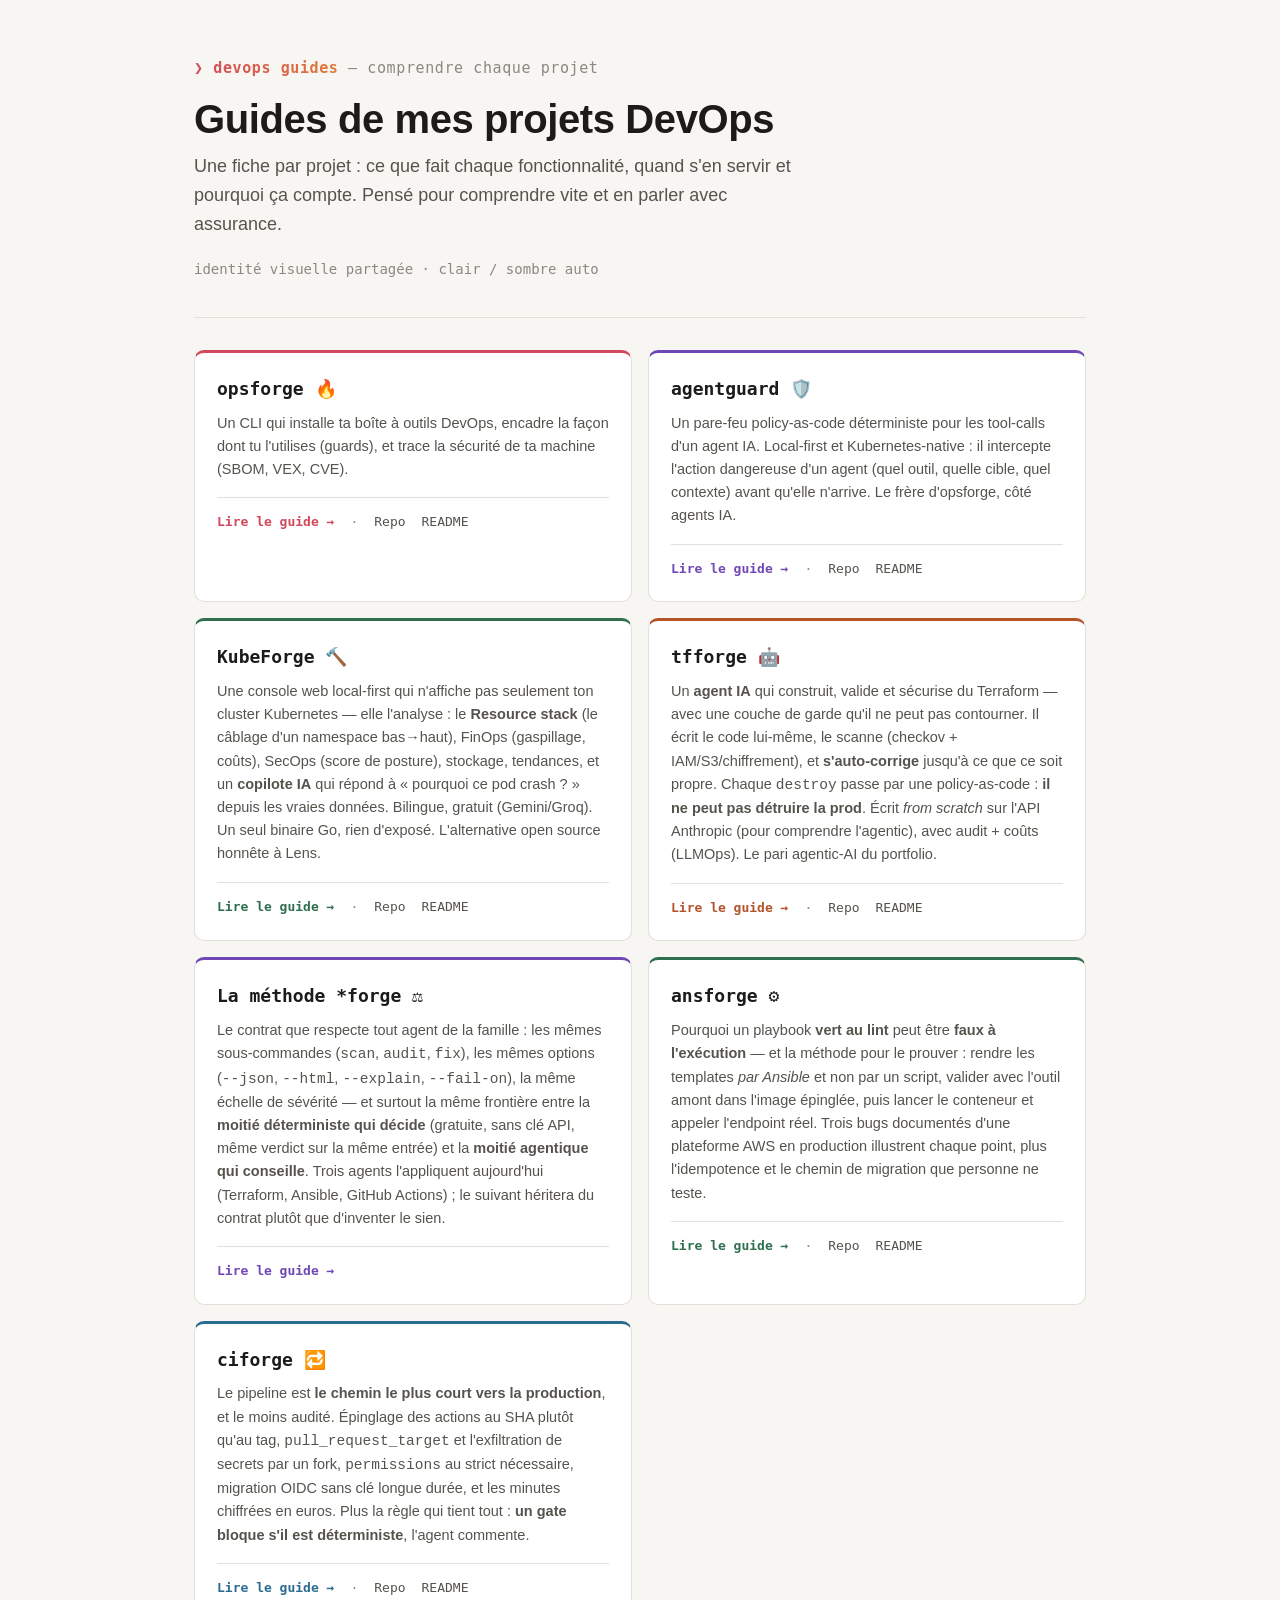
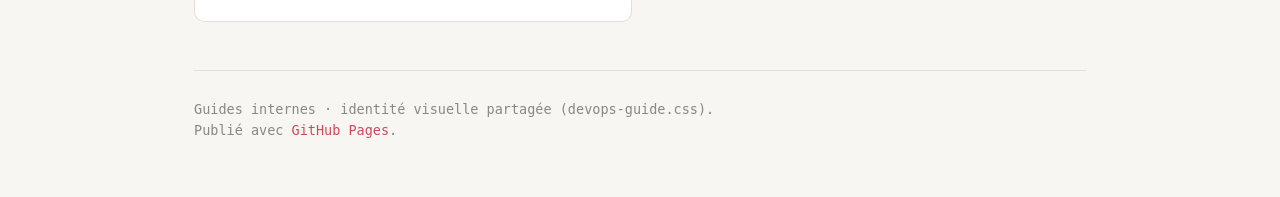
<file: index.html>
<!DOCTYPE html>
<html lang="fr">
<head>
<meta charset="utf-8">
<meta name="viewport" content="width=device-width, initial-scale=1">
<title>DevOps — guides de projets</title>
<link rel="stylesheet" href="devops-guide.css">
<style>
  :root { --accent: #d1495b; --accent-2: #e07b39; }
  .grid { display: grid; grid-template-columns: repeat(auto-fill, minmax(300px, 1fr)); gap: 16px; margin-top: 8px; }
  .proj {
    display: flex; flex-direction: column;
    background: var(--surface); border: 1px solid var(--line);
    border-radius: var(--radius); padding: 22px; border-top: 3px solid var(--dot);
    transition: border-color .15s;
  }
  .proj:hover { border-color: var(--dot); }
  .proj .name { font-family: var(--mono); font-weight: 700; font-size: 18px; }
  .proj .desc { color: var(--ink-soft); font-size: 14.5px; margin-top: 8px; }
  /* la rangée de liens en bas de carte */
  .proj .links {
    display: flex; flex-wrap: wrap; gap: 8px 16px; align-items: center;
    margin-top: 16px; padding-top: 14px; border-top: 1px solid var(--line);
    font-family: var(--mono); font-size: 13px;
  }
  .proj .links a { color: var(--dot); text-decoration: none; }
  .proj .links a:hover { text-decoration: underline; }
  .proj .links a.muted { color: var(--ink-soft); }
  .proj .links .sep { color: var(--ink-faint); }
  .soon { opacity: .55; }
  .soon .name, .soon .links a { color: var(--ink-faint) !important; }
</style>
</head>
<body>
<div class="wrap">

  <header>
    <div class="brand"><b>❯ devops guides</b> — comprendre chaque projet</div>
    <h1>Guides de mes projets DevOps</h1>
    <p class="lede">Une fiche par projet : ce que fait chaque fonctionnalité, quand s'en servir et pourquoi ça compte. Pensé pour comprendre vite et en parler avec assurance.</p>
    <div class="meta">identité visuelle partagée · clair / sombre auto</div>
  </header>

  <div class="grid" style="margin-top:32px;">

    <article class="proj" style="--dot:var(--accent)">
      <div class="name">opsforge 🔥</div>
      <div class="desc">Un CLI qui installe ta boîte à outils DevOps, encadre la façon dont tu l'utilises (guards), et trace la sécurité de ta machine (SBOM, VEX, CVE).</div>
      <div class="links">
        <a href="opsforge-guide.html"><strong>Lire le guide →</strong></a>
        <span class="sep">·</span>
        <a class="muted" href="https://github.com/Mrg77/opsforge" target="_blank" rel="noopener">Repo</a>
        <a class="muted" href="https://github.com/Mrg77/opsforge#readme" target="_blank" rel="noopener">README</a>
      </div>
    </article>

    <article class="proj" style="--dot:var(--d-2)">
      <div class="name">agentguard 🛡️</div>
      <div class="desc">Un pare-feu policy-as-code déterministe pour les tool-calls d'un agent IA. Local-first et Kubernetes-native : il intercepte l'action dangereuse d'un agent (quel outil, quelle cible, quel contexte) avant qu'elle n'arrive. Le frère d'opsforge, côté agents IA.</div>
      <div class="links">
        <a href="agentguard-guide.html"><strong>Lire le guide →</strong></a>
        <span class="sep">·</span>
        <a class="muted" href="https://github.com/Mrg77/agentguard" target="_blank" rel="noopener">Repo</a>
        <a class="muted" href="https://github.com/Mrg77/agentguard#readme" target="_blank" rel="noopener">README</a>
      </div>
    </article>

    <article class="proj" style="--dot:var(--d-1)">
      <div class="name">KubeForge 🔨</div>
      <div class="desc">Une console web local-first qui n'affiche pas seulement ton cluster Kubernetes — elle l'analyse : le <strong>Resource stack</strong> (le câblage d'un namespace bas→haut), FinOps (gaspillage, coûts), SecOps (score de posture), stockage, tendances, et un <strong>copilote IA</strong> qui répond à « pourquoi ce pod crash ? » depuis les vraies données. Bilingue, gratuit (Gemini/Groq). Un seul binaire Go, rien d'exposé. L'alternative open source honnête à Lens.</div>
      <div class="links">
        <a href="kubeforge-guide.html"><strong>Lire le guide →</strong></a>
        <span class="sep">·</span>
        <a class="muted" href="https://github.com/Mrg77/kubeforge" target="_blank" rel="noopener">Repo</a>
        <a class="muted" href="https://github.com/Mrg77/kubeforge#readme" target="_blank" rel="noopener">README</a>
      </div>
    </article>

    <article class="proj" style="--dot:var(--d-3)">
      <div class="name">tfforge 🤖</div>
      <div class="desc">Un <strong>agent IA</strong> qui construit, valide et sécurise du Terraform — avec une couche de garde qu'il ne peut pas contourner. Il écrit le code lui-même, le scanne (checkov + IAM/S3/chiffrement), et <strong>s'auto-corrige</strong> jusqu'à ce que ce soit propre. Chaque <code>destroy</code> passe par une policy-as-code : <strong>il ne peut pas détruire la prod</strong>. Écrit <em>from scratch</em> sur l'API Anthropic (pour comprendre l'agentic), avec audit + coûts (LLMOps). Le pari agentic-AI du portfolio.</div>
      <div class="links">
        <a href="tfforge-guide.html"><strong>Lire le guide →</strong></a>
        <span class="sep">·</span>
        <a class="muted" href="https://github.com/Mrg77/tfforge" target="_blank" rel="noopener">Repo</a>
        <a class="muted" href="https://github.com/Mrg77/tfforge#readme" target="_blank" rel="noopener">README</a>
      </div>
    </article>

    <article class="proj" style="--dot:var(--d-2)">
      <div class="name">La méthode *forge ⚖️</div>
      <div class="desc">Le contrat que respecte tout agent de la famille : les mêmes sous-commandes (<code>scan</code>, <code>audit</code>, <code>fix</code>), les mêmes options (<code>--json</code>, <code>--html</code>, <code>--explain</code>, <code>--fail-on</code>), la même échelle de sévérité — et surtout la même frontière entre la <strong>moitié déterministe qui décide</strong> (gratuite, sans clé API, même verdict sur la même entrée) et la <strong>moitié agentique qui conseille</strong>. Trois agents l'appliquent aujourd'hui (Terraform, Ansible, GitHub Actions) ; le suivant héritera du contrat plutôt que d'inventer le sien.</div>
      <div class="links">
        <a href="forge-method-guide.html"><strong>Lire le guide →</strong></a>
      </div>
    </article>

    <article class="proj" style="--dot:var(--d-1)">
      <div class="name">ansforge ⚙️</div>
      <div class="desc">Pourquoi un playbook <strong>vert au lint</strong> peut être <strong>faux à l'exécution</strong> — et la méthode pour le prouver : rendre les templates <em>par Ansible</em> et non par un script, valider avec l'outil amont dans l'image épinglée, puis lancer le conteneur et appeler l'endpoint réel. Trois bugs documentés d'une plateforme AWS en production illustrent chaque point, plus l'idempotence et le chemin de migration que personne ne teste.</div>
      <div class="links">
        <a href="ansforge-guide.html"><strong>Lire le guide →</strong></a>
        <span class="sep">·</span>
        <a class="muted" href="https://github.com/Mrg77/ansforge" target="_blank" rel="noopener">Repo</a>
        <a class="muted" href="https://github.com/Mrg77/ansforge#readme" target="_blank" rel="noopener">README</a>
      </div>
    </article>

    <article class="proj" style="--dot:var(--d-4)">
      <div class="name">ciforge 🔁</div>
      <div class="desc">Le pipeline est <strong>le chemin le plus court vers la production</strong>, et le moins audité. Épinglage des actions au SHA plutôt qu'au tag, <code>pull_request_target</code> et l'exfiltration de secrets par un fork, <code>permissions</code> au strict nécessaire, migration OIDC sans clé longue durée, et les minutes chiffrées en euros. Plus la règle qui tient tout : <strong>un gate bloque s'il est déterministe</strong>, l'agent commente.</div>
      <div class="links">
        <a href="ciforge-guide.html"><strong>Lire le guide →</strong></a>
        <span class="sep">·</span>
        <a class="muted" href="https://github.com/Mrg77/ciforge" target="_blank" rel="noopener">Repo</a>
        <a class="muted" href="https://github.com/Mrg77/ciforge#readme" target="_blank" rel="noopener">README</a>
      </div>
    </article>

  </div>

  <footer>
    Guides internes · identité visuelle partagée (devops-guide.css).<br>
    Publié avec <a class="plain" href="https://pages.github.com/">GitHub Pages</a>.
  </footer>

</div>
</body>
</html>
</file>
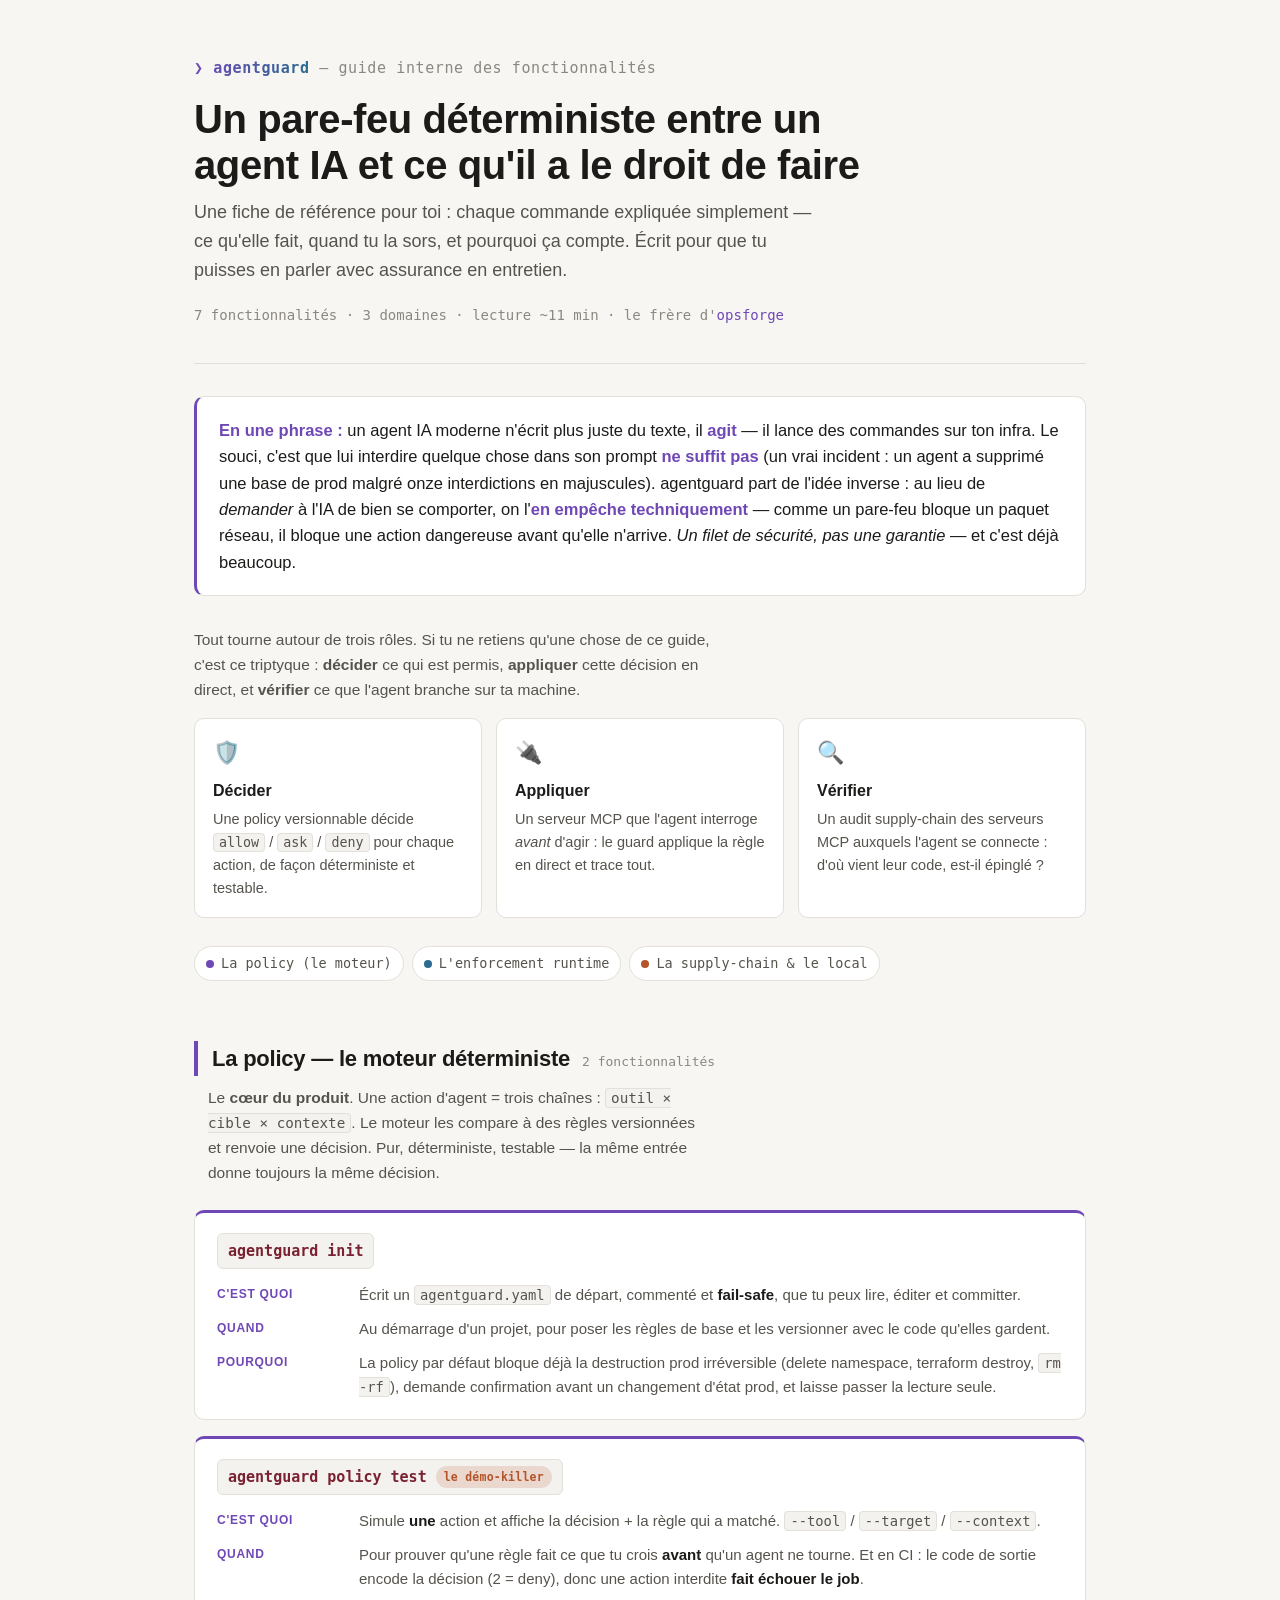
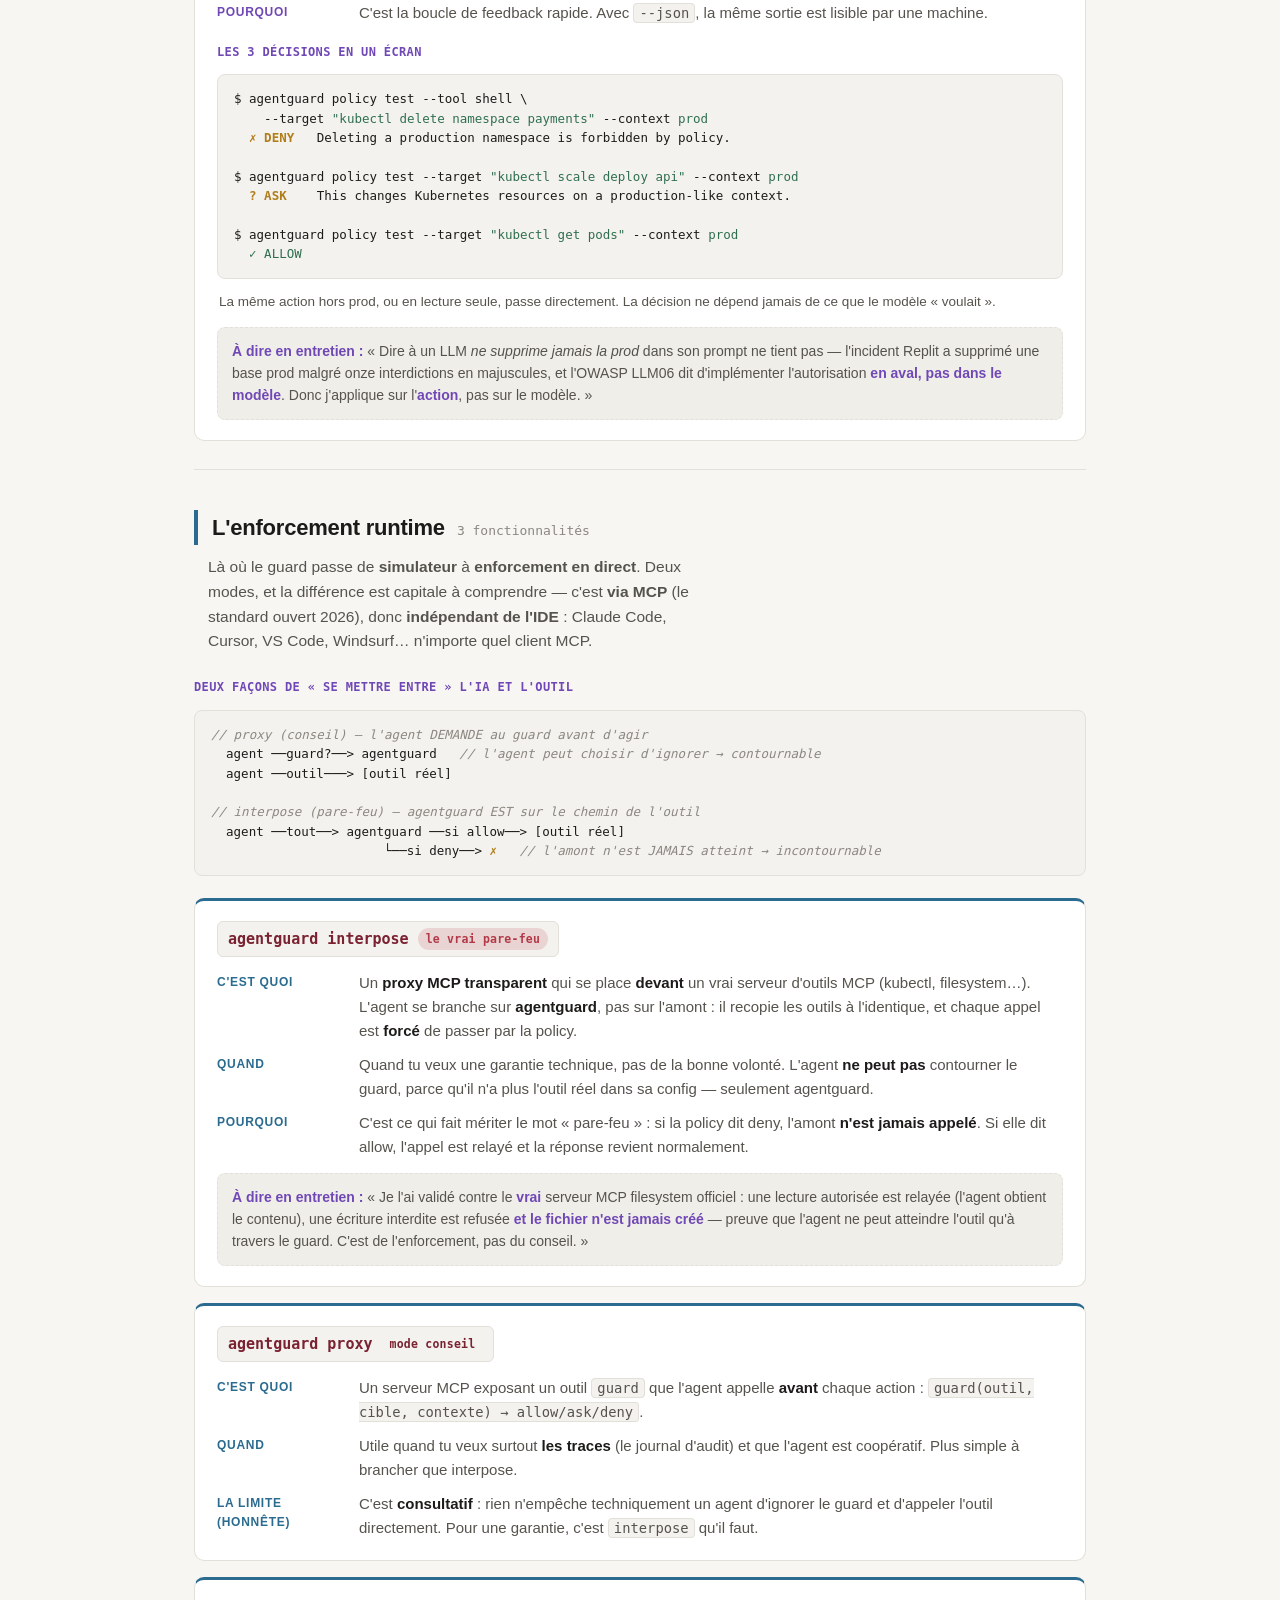
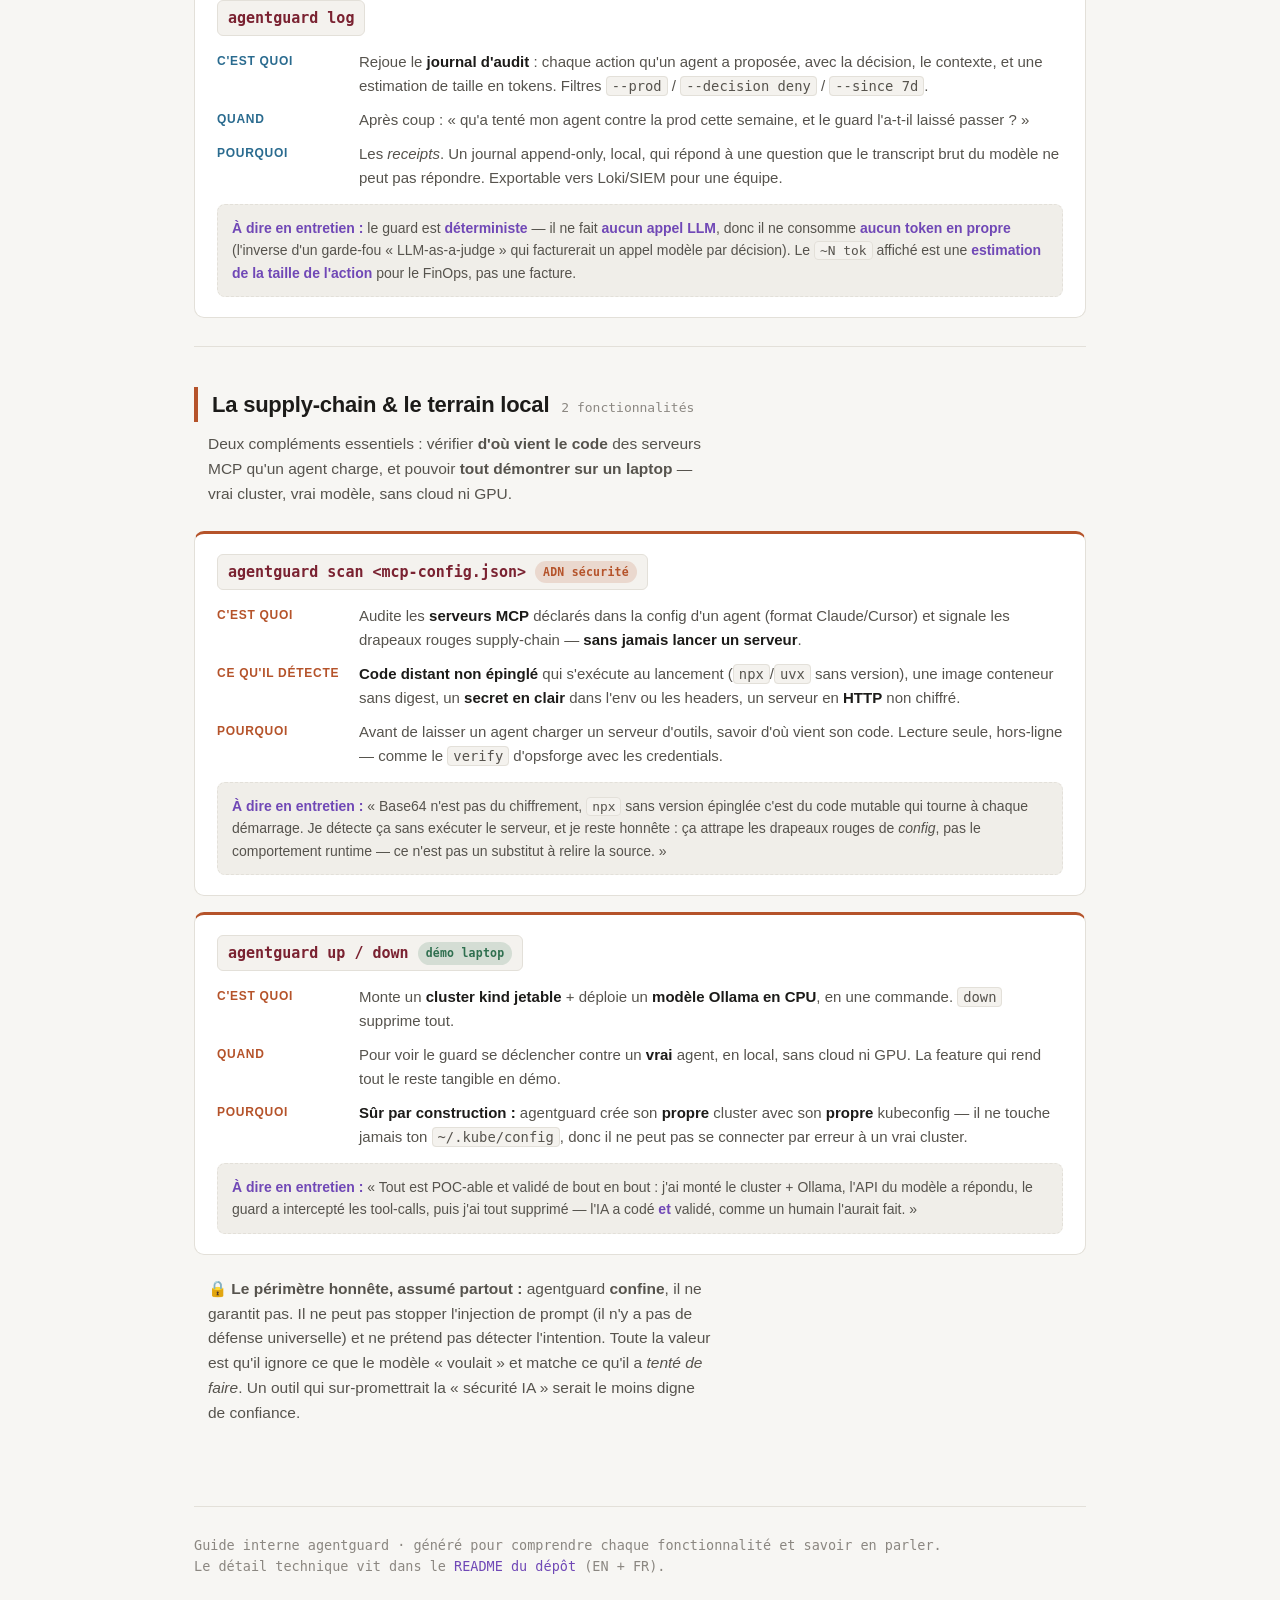
<file: agentguard-guide.html>
<!DOCTYPE html>
<!-- Guide agentguard — généré depuis _TEMPLATE.html. Design partagé : devops-guide.css. -->
<html lang="fr">
<head>
<meta charset="utf-8">
<meta name="viewport" content="width=device-width, initial-scale=1">
<title>agentguard — guide des fonctionnalités</title>
<link rel="stylesheet" href="devops-guide.css">
<style>
  /* accent propre à agentguard : le violet "garde/agent", pour le distinguer d'opsforge (rouge-feu) */
  :root { --accent: #7048b6; --accent-2: #2a6b8f; }
</style>
</head>
<body>
<div class="wrap">

  <header>
    <div class="brand"><b>❯ agentguard</b> — guide interne des fonctionnalités</div>
    <h1>Un pare-feu déterministe entre un agent IA et ce qu'il a le droit de faire</h1>
    <p class="lede">Une fiche de référence pour toi : chaque commande expliquée simplement — ce qu'elle fait, quand tu la sors, et pourquoi ça compte. Écrit pour que tu puisses en parler avec assurance en entretien.</p>
    <div class="meta">7 fonctionnalités · 3 domaines · lecture ~11 min · le frère d'<a class="plain" href="opsforge-guide.html">opsforge</a></div>
  </header>

  <div class="pitch">
    <p><strong>En une phrase :</strong> un agent IA moderne n'écrit plus juste du texte, il <strong>agit</strong> — il lance des commandes sur ton infra. Le souci, c'est que lui interdire quelque chose dans son prompt <strong>ne suffit pas</strong> (un vrai incident : un agent a supprimé une base de prod malgré onze interdictions en majuscules). agentguard part de l'idée inverse : au lieu de <em>demander</em> à l'IA de bien se comporter, on l'<strong>en empêche techniquement</strong> — comme un pare-feu bloque un paquet réseau, il bloque une action dangereuse avant qu'elle n'arrive. <em>Un filet de sécurité, pas une garantie</em> — et c'est déjà beaucoup.</p>
  </div>

  <p class="intro">Tout tourne autour de trois rôles. Si tu ne retiens qu'une chose de ce guide, c'est ce triptyque : <strong>décider</strong> ce qui est permis, <strong>appliquer</strong> cette décision en direct, et <strong>vérifier</strong> ce que l'agent branche sur ta machine.</p>

  <div class="trio">
    <div class="t" style="--dot:var(--d-2)">
      <div class="ic">🛡️</div>
      <h4>Décider</h4>
      <p>Une policy versionnable décide <code class="inline">allow</code> / <code class="inline">ask</code> / <code class="inline">deny</code> pour chaque action, de façon déterministe et testable.</p>
    </div>
    <div class="t" style="--dot:var(--d-4)">
      <div class="ic">🔌</div>
      <h4>Appliquer</h4>
      <p>Un serveur MCP que l'agent interroge <em>avant</em> d'agir : le guard applique la règle en direct et trace tout.</p>
    </div>
    <div class="t" style="--dot:var(--d-3)">
      <div class="ic">🔍</div>
      <h4>Vérifier</h4>
      <p>Un audit supply-chain des serveurs MCP auxquels l'agent se connecte : d'où vient leur code, est-il épinglé ?</p>
    </div>
  </div>

  <nav class="toc">
    <a href="#policy" style="--dot:var(--d-2)">La policy (le moteur)</a>
    <a href="#runtime" style="--dot:var(--d-4)">L'enforcement runtime</a>
    <a href="#supply" style="--dot:var(--d-3)">La supply-chain &amp; le local</a>
  </nav>

  <!-- ================= LA POLICY ================= -->
  <section class="domain" id="policy" style="--dot:var(--d-2)">
    <div class="domain-head">
      <h2>La policy — le moteur déterministe</h2>
      <span class="count">2 fonctionnalités</span>
    </div>
    <p class="domain-sub">Le <strong>cœur du produit</strong>. Une action d'agent = trois chaînes : <code class="inline">outil × cible × contexte</code>. Le moteur les compare à des règles versionnées et renvoie une décision. Pur, déterministe, testable — la même entrée donne toujours la même décision.</p>

    <div class="cards">

      <div class="card" style="--dot:var(--d-2)">
        <span class="cmd">agentguard init</span>
        <div class="rows">
          <div class="row"><div class="k">C'est quoi</div><div class="v">Écrit un <code class="inline">agentguard.yaml</code> de départ, commenté et <strong>fail-safe</strong>, que tu peux lire, éditer et committer.</div></div>
          <div class="row"><div class="k">Quand</div><div class="v">Au démarrage d'un projet, pour poser les règles de base et les versionner avec le code qu'elles gardent.</div></div>
          <div class="row"><div class="k">Pourquoi</div><div class="v">La policy par défaut bloque déjà la destruction prod irréversible (delete namespace, terraform destroy, <code class="inline">rm -rf</code>), demande confirmation avant un changement d'état prod, et laisse passer la lecture seule.</div></div>
        </div>
      </div>

      <div class="card" style="--dot:var(--d-2)">
        <span class="cmd">agentguard policy test <span class="pill tag">le démo-killer</span></span>
        <div class="rows">
          <div class="row"><div class="k">C'est quoi</div><div class="v">Simule <strong>une</strong> action et affiche la décision + la règle qui a matché. <code class="inline">--tool</code> / <code class="inline">--target</code> / <code class="inline">--context</code>.</div></div>
          <div class="row"><div class="k">Quand</div><div class="v">Pour prouver qu'une règle fait ce que tu crois <strong>avant</strong> qu'un agent ne tourne. Et en CI : le code de sortie encode la décision (2 = deny), donc une action interdite <strong>fait échouer le job</strong>.</div></div>
          <div class="row"><div class="k">Pourquoi</div><div class="v">C'est la boucle de feedback rapide. Avec <code class="inline">--json</code>, la même sortie est lisible par une machine.</div></div>
        </div>
        <div class="demo-block">
          <div class="demo-title">Les 3 décisions en un écran</div>
          <pre class="term">$ agentguard policy test --tool shell \
    --target <span class="s">"kubectl delete namespace payments"</span> --context <span class="s">prod</span>
  <span class="warn2">✗ DENY</span>   Deleting a production namespace is forbidden by policy.

$ agentguard policy test --target <span class="s">"kubectl scale deploy api"</span> --context <span class="s">prod</span>
  <span class="warn2">? ASK</span>    This changes Kubernetes resources on a production-like context.

$ agentguard policy test --target <span class="s">"kubectl get pods"</span> --context <span class="s">prod</span>
  <span class="s">✓ ALLOW</span></pre>
          <p class="demo-cap">La même action hors prod, ou en lecture seule, passe directement. La décision ne dépend jamais de ce que le modèle « voulait ».</p>
        </div>
        <div class="note"><b>À dire en entretien :</b> « Dire à un LLM <i>ne supprime jamais la prod</i> dans son prompt ne tient pas — l'incident Replit a supprimé une base prod malgré onze interdictions en majuscules, et l'OWASP LLM06 dit d'implémenter l'autorisation <b>en aval, pas dans le modèle</b>. Donc j'applique sur l'<b>action</b>, pas sur le modèle. »</div>
      </div>

    </div>
  </section>

  <!-- ================= RUNTIME ================= -->
  <section class="domain" id="runtime" style="--dot:var(--d-4)">
    <div class="domain-head">
      <h2>L'enforcement runtime</h2>
      <span class="count">3 fonctionnalités</span>
    </div>
    <p class="domain-sub">Là où le guard passe de <strong>simulateur</strong> à <strong>enforcement en direct</strong>. Deux modes, et la différence est capitale à comprendre — c'est <strong>via MCP</strong> (le standard ouvert 2026), donc <strong>indépendant de l'IDE</strong> : Claude Code, Cursor, VS Code, Windsurf… n'importe quel client MCP.</p>

    <div class="modes-note">
      <div class="demo-title">Deux façons de « se mettre entre » l'IA et l'outil</div>
      <pre class="term"><span class="c">// proxy (conseil) — l'agent DEMANDE au guard avant d'agir</span>
  agent ──guard?──> agentguard   <span class="c">// l'agent peut choisir d'ignorer → contournable</span>
  agent ──outil───> [outil réel]

<span class="c">// interpose (pare-feu) — agentguard EST sur le chemin de l'outil</span>
  agent ──tout──> agentguard ──si allow──> [outil réel]
                       └──si deny──> <span class="warn2">✗</span>   <span class="c">// l'amont n'est JAMAIS atteint → incontournable</span></pre>
    </div>

    <div class="cards">

      <div class="card" style="--dot:var(--d-4)">
        <span class="cmd">agentguard interpose <span class="pill crit">le vrai pare-feu</span></span>
        <div class="rows">
          <div class="row"><div class="k">C'est quoi</div><div class="v">Un <strong>proxy MCP transparent</strong> qui se place <strong>devant</strong> un vrai serveur d'outils MCP (kubectl, filesystem…). L'agent se branche sur <strong>agentguard</strong>, pas sur l'amont : il recopie les outils à l'identique, et chaque appel est <strong>forcé</strong> de passer par la policy.</div></div>
          <div class="row"><div class="k">Quand</div><div class="v">Quand tu veux une garantie technique, pas de la bonne volonté. L'agent <strong>ne peut pas</strong> contourner le guard, parce qu'il n'a plus l'outil réel dans sa config — seulement agentguard.</div></div>
          <div class="row"><div class="k">Pourquoi</div><div class="v">C'est ce qui fait mériter le mot « pare-feu » : si la policy dit deny, l'amont <strong>n'est jamais appelé</strong>. Si elle dit allow, l'appel est relayé et la réponse revient normalement.</div></div>
        </div>
        <div class="note"><b>À dire en entretien :</b> « Je l'ai validé contre le <b>vrai</b> serveur MCP filesystem officiel : une lecture autorisée est relayée (l'agent obtient le contenu), une écriture interdite est refusée <b>et le fichier n'est jamais créé</b> — preuve que l'agent ne peut atteindre l'outil qu'à travers le guard. C'est de l'enforcement, pas du conseil. »</div>
      </div>

      <div class="card" style="--dot:var(--d-4)">
        <span class="cmd">agentguard proxy <span class="pill">mode conseil</span></span>
        <div class="rows">
          <div class="row"><div class="k">C'est quoi</div><div class="v">Un serveur MCP exposant un outil <code class="inline">guard</code> que l'agent appelle <strong>avant</strong> chaque action : <code class="inline">guard(outil, cible, contexte) → allow/ask/deny</code>.</div></div>
          <div class="row"><div class="k">Quand</div><div class="v">Utile quand tu veux surtout <strong>les traces</strong> (le journal d'audit) et que l'agent est coopératif. Plus simple à brancher que interpose.</div></div>
          <div class="row"><div class="k">La limite (honnête)</div><div class="v">C'est <strong>consultatif</strong> : rien n'empêche techniquement un agent d'ignorer le guard et d'appeler l'outil directement. Pour une garantie, c'est <code class="inline">interpose</code> qu'il faut.</div></div>
        </div>
      </div>

      <div class="card" style="--dot:var(--d-4)">
        <span class="cmd">agentguard log</span>
        <div class="rows">
          <div class="row"><div class="k">C'est quoi</div><div class="v">Rejoue le <strong>journal d'audit</strong> : chaque action qu'un agent a proposée, avec la décision, le contexte, et une estimation de taille en tokens. Filtres <code class="inline">--prod</code> / <code class="inline">--decision deny</code> / <code class="inline">--since 7d</code>.</div></div>
          <div class="row"><div class="k">Quand</div><div class="v">Après coup : « qu'a tenté mon agent contre la prod cette semaine, et le guard l'a-t-il laissé passer ? »</div></div>
          <div class="row"><div class="k">Pourquoi</div><div class="v">Les <em>receipts</em>. Un journal append-only, local, qui répond à une question que le transcript brut du modèle ne peut pas répondre. Exportable vers Loki/SIEM pour une équipe.</div></div>
        </div>
        <div class="note"><b>À dire en entretien :</b> le guard est <b>déterministe</b> — il ne fait <b>aucun appel LLM</b>, donc il ne consomme <b>aucun token en propre</b> (l'inverse d'un garde-fou « LLM-as-a-judge » qui facturerait un appel modèle par décision). Le <code class="inline">~N tok</code> affiché est une <b>estimation de la taille de l'action</b> pour le FinOps, pas une facture.</div>
      </div>

    </div>
  </section>

  <!-- ================= SUPPLY-CHAIN & LOCAL ================= -->
  <section class="domain" id="supply" style="--dot:var(--d-3)">
    <div class="domain-head">
      <h2>La supply-chain &amp; le terrain local</h2>
      <span class="count">2 fonctionnalités</span>
    </div>
    <p class="domain-sub">Deux compléments essentiels : vérifier <strong>d'où vient le code</strong> des serveurs MCP qu'un agent charge, et pouvoir <strong>tout démontrer sur un laptop</strong> — vrai cluster, vrai modèle, sans cloud ni GPU.</p>

    <div class="cards">

      <div class="card" style="--dot:var(--d-3)">
        <span class="cmd">agentguard scan &lt;mcp-config.json&gt; <span class="pill tag">ADN sécurité</span></span>
        <div class="rows">
          <div class="row"><div class="k">C'est quoi</div><div class="v">Audite les <strong>serveurs MCP</strong> déclarés dans la config d'un agent (format Claude/Cursor) et signale les drapeaux rouges supply-chain — <strong>sans jamais lancer un serveur</strong>.</div></div>
          <div class="row"><div class="k">Ce qu'il détecte</div><div class="v"><strong>Code distant non épinglé</strong> qui s'exécute au lancement (<code class="inline">npx</code>/<code class="inline">uvx</code> sans version), une image conteneur sans digest, un <strong>secret en clair</strong> dans l'env ou les headers, un serveur en <strong>HTTP</strong> non chiffré.</div></div>
          <div class="row"><div class="k">Pourquoi</div><div class="v">Avant de laisser un agent charger un serveur d'outils, savoir d'où vient son code. Lecture seule, hors-ligne — comme le <code class="inline">verify</code> d'opsforge avec les credentials.</div></div>
        </div>
        <div class="note"><b>À dire en entretien :</b> « Base64 n'est pas du chiffrement, <code class="inline">npx</code> sans version épinglée c'est du code mutable qui tourne à chaque démarrage. Je détecte ça sans exécuter le serveur, et je reste honnête : ça attrape les drapeaux rouges de <i>config</i>, pas le comportement runtime — ce n'est pas un substitut à relire la source. »</div>
      </div>

      <div class="card" style="--dot:var(--d-3)">
        <span class="cmd">agentguard up / down <span class="pill good">démo laptop</span></span>
        <div class="rows">
          <div class="row"><div class="k">C'est quoi</div><div class="v">Monte un <strong>cluster kind jetable</strong> + déploie un <strong>modèle Ollama en CPU</strong>, en une commande. <code class="inline">down</code> supprime tout.</div></div>
          <div class="row"><div class="k">Quand</div><div class="v">Pour voir le guard se déclencher contre un <strong>vrai</strong> agent, en local, sans cloud ni GPU. La feature qui rend tout le reste tangible en démo.</div></div>
          <div class="row"><div class="k">Pourquoi</div><div class="v"><strong>Sûr par construction :</strong> agentguard crée son <strong>propre</strong> cluster avec son <strong>propre</strong> kubeconfig — il ne touche jamais ton <code class="inline">~/.kube/config</code>, donc il ne peut pas se connecter par erreur à un vrai cluster.</div></div>
        </div>
        <div class="note"><b>À dire en entretien :</b> « Tout est POC-able et validé de bout en bout : j'ai monté le cluster + Ollama, l'API du modèle a répondu, le guard a intercepté les tool-calls, puis j'ai tout supprimé — l'IA a codé <b>et</b> validé, comme un humain l'aurait fait. »</div>
      </div>

    </div>

    <p class="domain-sub" style="margin-top:22px;">🔒 <strong>Le périmètre honnête, assumé partout :</strong> agentguard <strong>confine</strong>, il ne garantit pas. Il ne peut pas stopper l'injection de prompt (il n'y a pas de défense universelle) et ne prétend pas détecter l'intention. Toute la valeur est qu'il ignore ce que le modèle « voulait » et matche ce qu'il a <em>tenté de faire</em>. Un outil qui sur-promettrait la « sécurité IA » serait le moins digne de confiance.</p>
  </section>

  <footer>
    Guide interne agentguard · généré pour comprendre chaque fonctionnalité et savoir en parler.<br>
    Le détail technique vit dans le <a class="plain" href="https://github.com/Mrg77/agentguard">README du dépôt</a> (EN + FR).
  </footer>

</div>
</body>
</html>
</file>
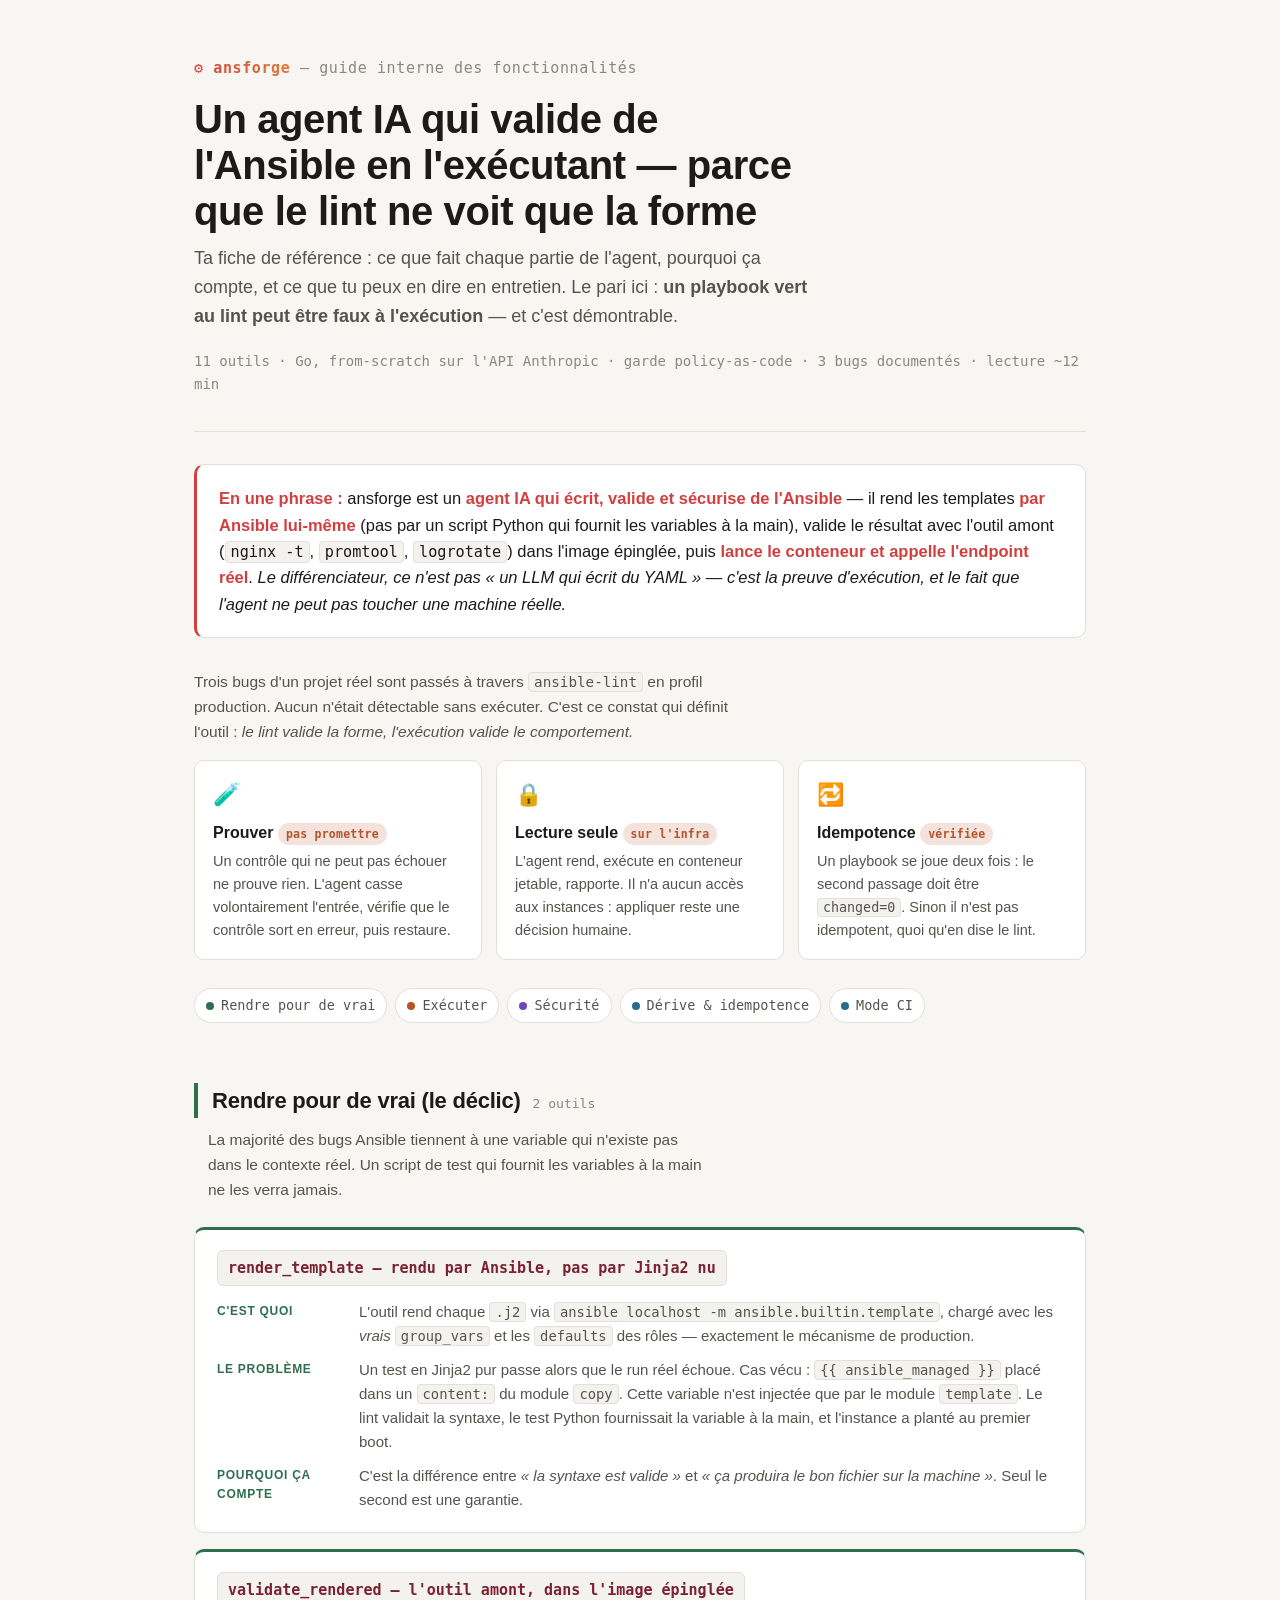
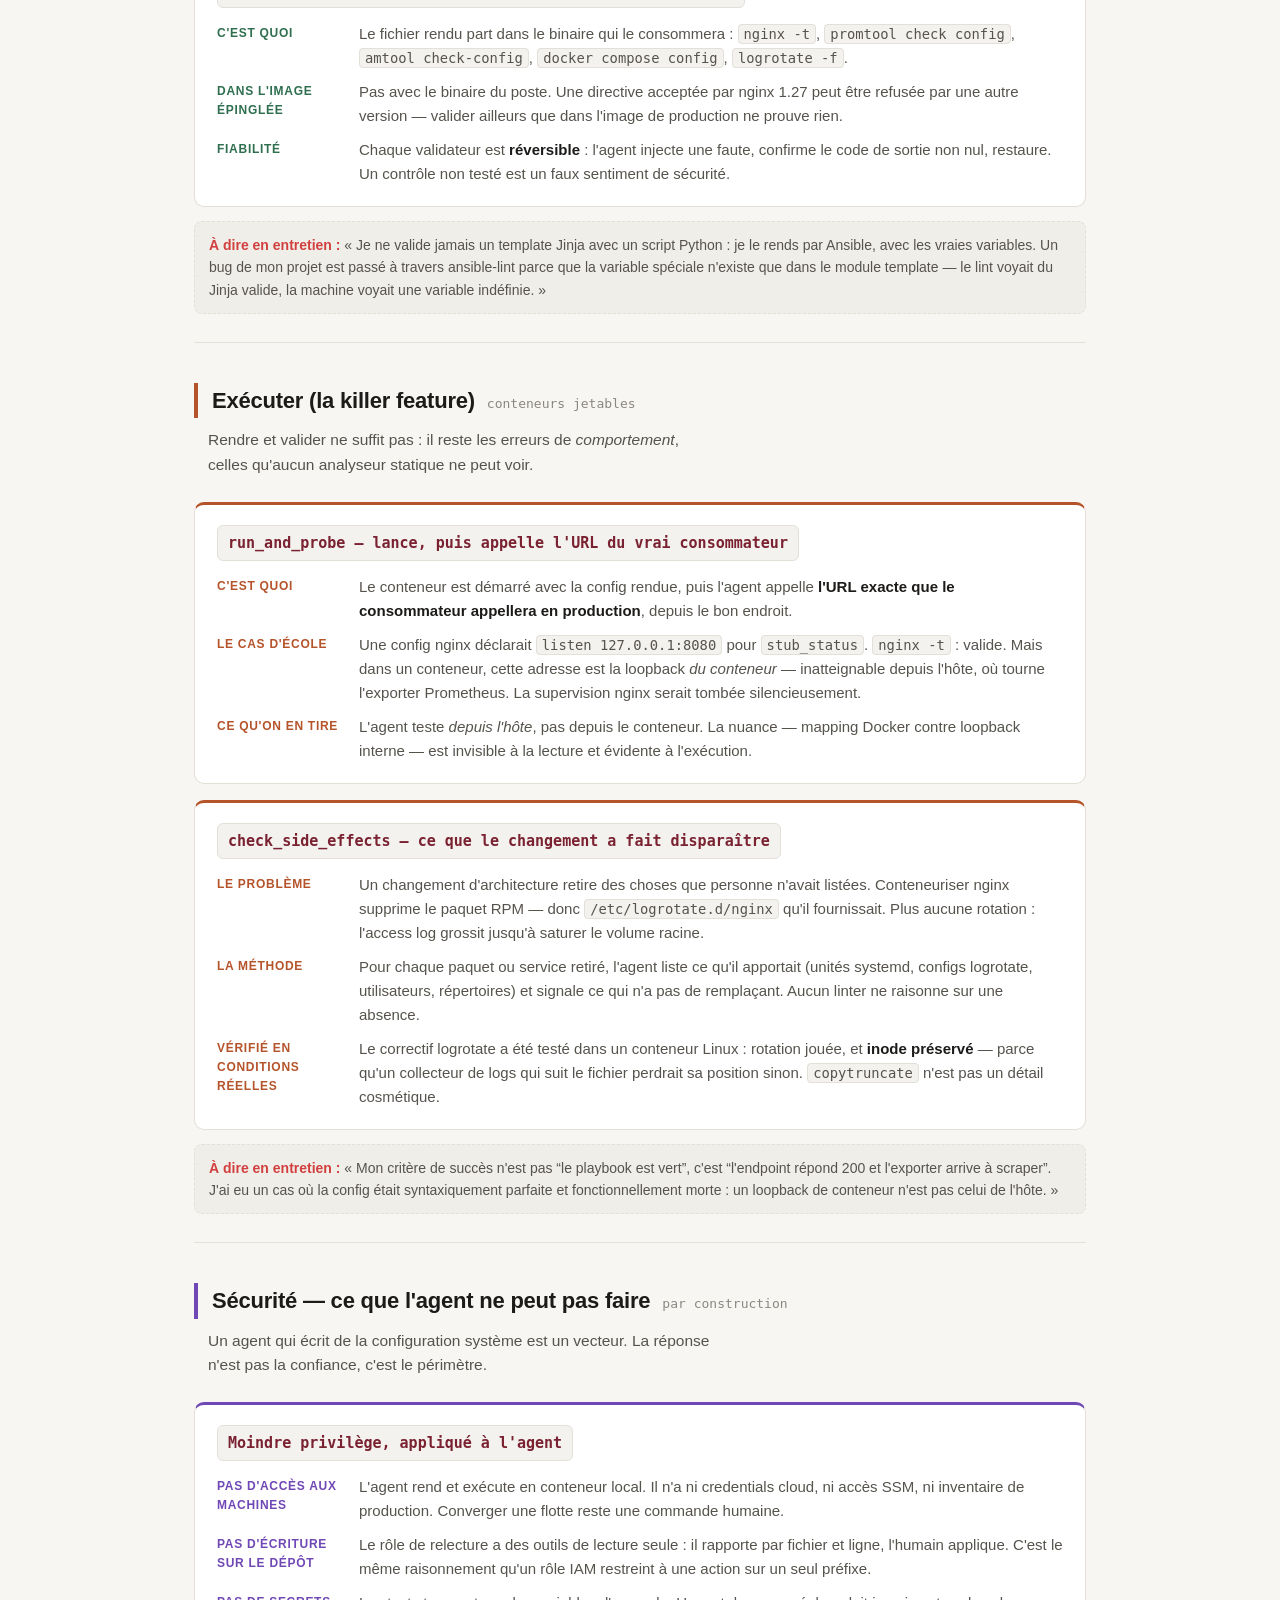
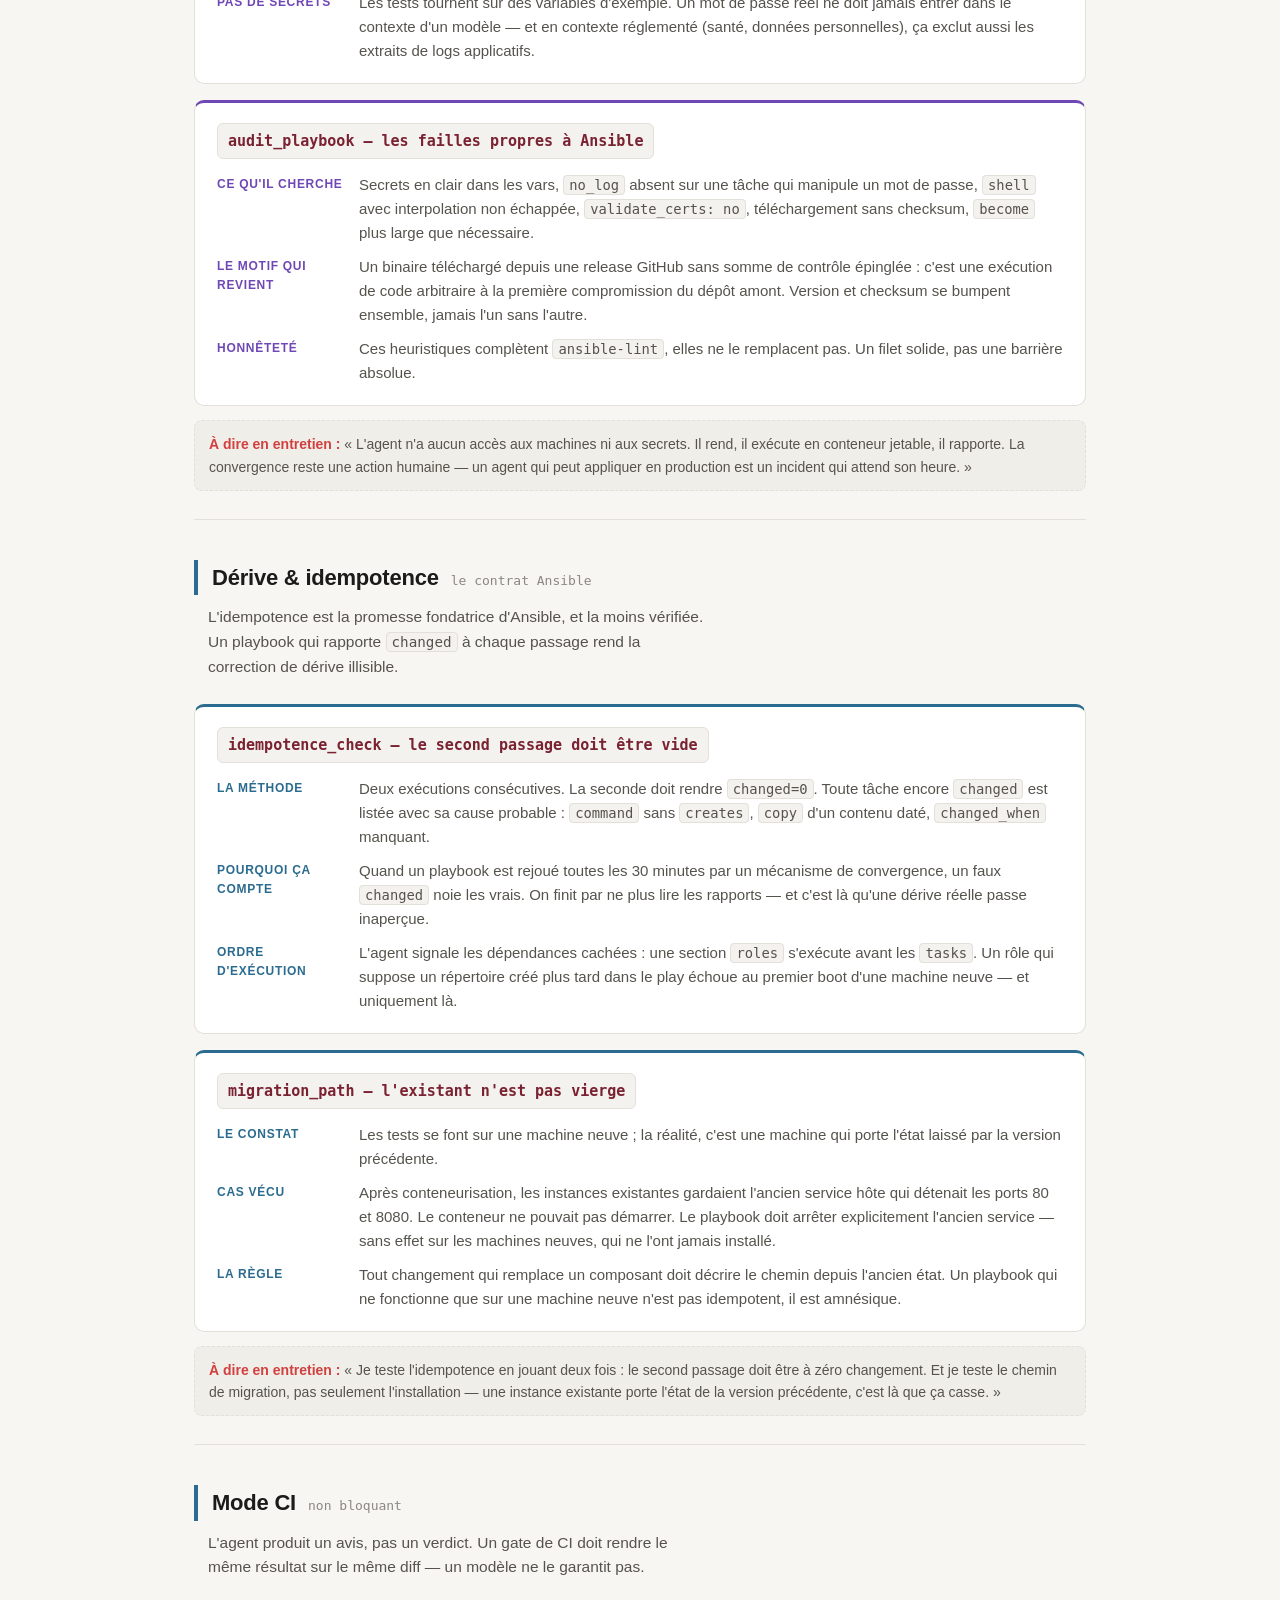
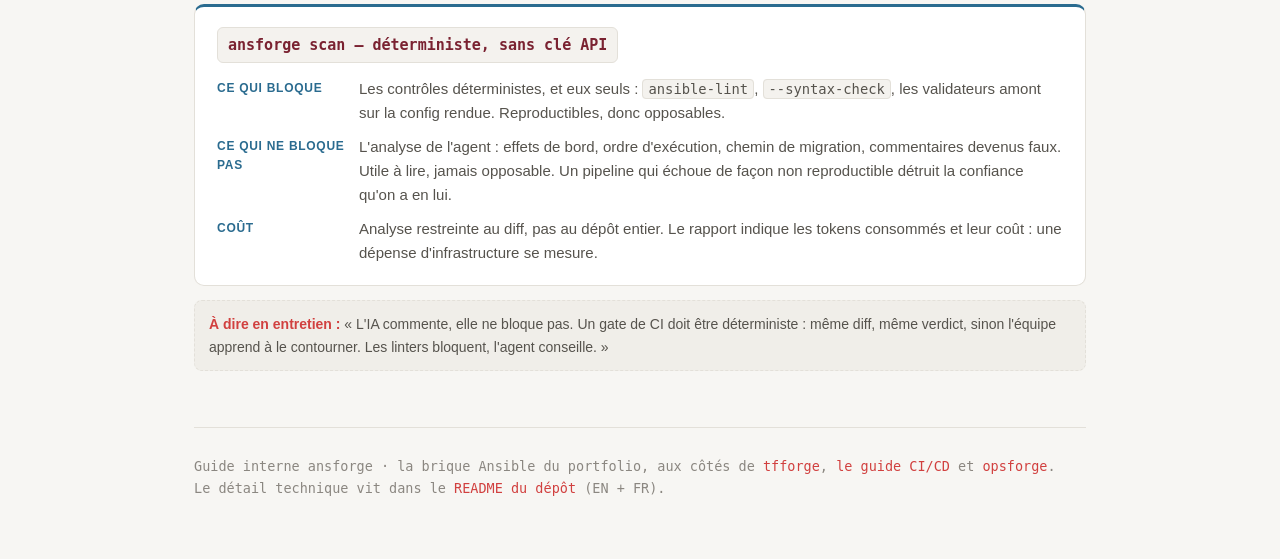
<file: ansforge-guide.html>
<!doctype html>
<html lang="fr">
<head>
<meta charset="utf-8">
<meta name="viewport" content="width=device-width, initial-scale=1">
<title>ansforge — guide des fonctionnalités</title>
<link rel="stylesheet" href="devops-guide.css">
<style>
  /* accent propre à ansforge : rouge Ansible + le terracotta de la gamme */
  :root { --accent: #d1403f; --accent-2: #e07b39; }
</style>
</head>
<body>
<div class="wrap">

  <header>
    <div class="brand"><b>⚙️ ansforge</b> — guide interne des fonctionnalités</div>
    <h1>Un agent IA qui valide de l'Ansible en l'exécutant — parce que le lint ne voit que la forme</h1>
    <p class="lede">Ta fiche de référence : ce que fait chaque partie de l'agent, pourquoi ça compte, et ce que tu peux en dire en entretien. Le pari ici : <strong>un playbook vert au lint peut être faux à l'exécution</strong> — et c'est démontrable.</p>
    <div class="meta">11 outils · Go, from-scratch sur l'API Anthropic · garde policy-as-code · 3 bugs documentés · lecture ~12 min</div>
  </header>

  <div class="pitch">
    <p><strong>En une phrase :</strong> ansforge est un <strong>agent IA qui écrit, valide et sécurise de l'Ansible</strong> — il rend les templates <strong>par Ansible lui-même</strong> (pas par un script Python qui fournit les variables à la main), valide le résultat avec l'outil amont (<code class="inline">nginx -t</code>, <code class="inline">promtool</code>, <code class="inline">logrotate</code>) dans l'image épinglée, puis <strong>lance le conteneur et appelle l'endpoint réel</strong>. <em>Le différenciateur, ce n'est pas « un LLM qui écrit du YAML » — c'est la preuve d'exécution, et le fait que l'agent ne peut pas toucher une machine réelle.</em></p>
  </div>

  <p class="intro">Trois bugs d'un projet réel sont passés à travers <code class="inline">ansible-lint</code> en profil production. Aucun n'était détectable sans exécuter. C'est ce constat qui définit l'outil : <em>le lint valide la forme, l'exécution valide le comportement.</em></p>

  <div class="trio">
    <div class="t" style="--dot:var(--d-2)">
      <div class="ic">🧪</div>
      <h4>Prouver <span class="pill tag">pas promettre</span></h4>
      <p>Un contrôle qui ne peut pas échouer ne prouve rien. L'agent casse volontairement l'entrée, vérifie que le contrôle sort en erreur, puis restaure.</p>
    </div>
    <div class="t" style="--dot:var(--d-1)">
      <div class="ic">🔒</div>
      <h4>Lecture seule <span class="pill tag">sur l'infra</span></h4>
      <p>L'agent rend, exécute en conteneur jetable, rapporte. Il n'a aucun accès aux instances : appliquer reste une décision humaine.</p>
    </div>
    <div class="t" style="--dot:var(--d-3)">
      <div class="ic">🔁</div>
      <h4>Idempotence <span class="pill tag">vérifiée</span></h4>
      <p>Un playbook se joue deux fois : le second passage doit être <code class="inline">changed=0</code>. Sinon il n'est pas idempotent, quoi qu'en dise le lint.</p>
    </div>
  </div>

  <nav class="toc">
    <a href="#render"  style="--dot:var(--d-1)">Rendre pour de vrai</a>
    <a href="#run"     style="--dot:var(--d-3)">Exécuter</a>
    <a href="#secu"    style="--dot:var(--d-2)">Sécurité</a>
    <a href="#drift"   style="--dot:var(--d-4)">Dérive &amp; idempotence</a>
    <a href="#ci"      style="--dot:var(--d-4)">Mode CI</a>
  </nav>

  <section class="domain" id="render" style="--dot:var(--d-1)">
    <div class="domain-head">
      <h2>Rendre pour de vrai (le déclic)</h2>
      <span class="count">2 outils</span>
    </div>
    <p class="domain-sub">La majorité des bugs Ansible tiennent à une variable qui n'existe pas dans le contexte réel. Un script de test qui fournit les variables à la main ne les verra jamais.</p>

    <div class="cards">
      <div class="card" style="--dot:var(--d-1)">
        <span class="cmd">render_template — rendu par Ansible, pas par Jinja2 nu</span>
        <div class="rows">
          <div class="row"><div class="k">C'est quoi</div><div class="v">L'outil rend chaque <code class="inline">.j2</code> via <code class="inline">ansible localhost -m ansible.builtin.template</code>, chargé avec les <em>vrais</em> <code class="inline">group_vars</code> et les <code class="inline">defaults</code> des rôles — exactement le mécanisme de production.</div></div>
          <div class="row"><div class="k">Le problème</div><div class="v">Un test en Jinja2 pur passe alors que le run réel échoue. Cas vécu : <code class="inline">{{ ansible_managed }}</code> placé dans un <code class="inline">content:</code> du module <code class="inline">copy</code>. Cette variable n'est injectée que par le module <code class="inline">template</code>. Le lint validait la syntaxe, le test Python fournissait la variable à la main, et l'instance a planté au premier boot.</div></div>
          <div class="row"><div class="k">Pourquoi ça compte</div><div class="v">C'est la différence entre <em>« la syntaxe est valide »</em> et <em>« ça produira le bon fichier sur la machine »</em>. Seul le second est une garantie.</div></div>
        </div>
      </div>

      <div class="card" style="--dot:var(--d-1)">
        <span class="cmd">validate_rendered — l'outil amont, dans l'image épinglée</span>
        <div class="rows">
          <div class="row"><div class="k">C'est quoi</div><div class="v">Le fichier rendu part dans le binaire qui le consommera : <code class="inline">nginx -t</code>, <code class="inline">promtool check config</code>, <code class="inline">amtool check-config</code>, <code class="inline">docker compose config</code>, <code class="inline">logrotate -f</code>.</div></div>
          <div class="row"><div class="k">Dans l'image épinglée</div><div class="v">Pas avec le binaire du poste. Une directive acceptée par nginx 1.27 peut être refusée par une autre version — valider ailleurs que dans l'image de production ne prouve rien.</div></div>
          <div class="row"><div class="k">Fiabilité</div><div class="v">Chaque validateur est <strong>réversible</strong> : l'agent injecte une faute, confirme le code de sortie non nul, restaure. Un contrôle non testé est un faux sentiment de sécurité.</div></div>
        </div>
      </div>
    </div>

    <div class="note"><b>À dire en entretien :</b> « Je ne valide jamais un template Jinja avec un script Python : je le rends par Ansible, avec les vraies variables. Un bug de mon projet est passé à travers ansible-lint parce que la variable spéciale n'existe que dans le module template — le lint voyait du Jinja valide, la machine voyait une variable indéfinie. »</div>
  </section>

  <section class="domain" id="run" style="--dot:var(--d-3)">
    <div class="domain-head">
      <h2>Exécuter (la killer feature)</h2>
      <span class="count">conteneurs jetables</span>
    </div>
    <p class="domain-sub">Rendre et valider ne suffit pas : il reste les erreurs de <em>comportement</em>, celles qu'aucun analyseur statique ne peut voir.</p>

    <div class="cards">
      <div class="card" style="--dot:var(--d-3)">
        <span class="cmd">run_and_probe — lance, puis appelle l'URL du vrai consommateur</span>
        <div class="rows">
          <div class="row"><div class="k">C'est quoi</div><div class="v">Le conteneur est démarré avec la config rendue, puis l'agent appelle <strong>l'URL exacte que le consommateur appellera en production</strong>, depuis le bon endroit.</div></div>
          <div class="row"><div class="k">Le cas d'école</div><div class="v">Une config nginx déclarait <code class="inline">listen 127.0.0.1:8080</code> pour <code class="inline">stub_status</code>. <code class="inline">nginx -t</code> : valide. Mais dans un conteneur, cette adresse est la loopback <em>du conteneur</em> — inatteignable depuis l'hôte, où tourne l'exporter Prometheus. La supervision nginx serait tombée silencieusement.</div></div>
          <div class="row"><div class="k">Ce qu'on en tire</div><div class="v">L'agent teste <em>depuis l'hôte</em>, pas depuis le conteneur. La nuance — mapping Docker contre loopback interne — est invisible à la lecture et évidente à l'exécution.</div></div>
        </div>
      </div>

      <div class="card" style="--dot:var(--d-3)">
        <span class="cmd">check_side_effects — ce que le changement a fait disparaître</span>
        <div class="rows">
          <div class="row"><div class="k">Le problème</div><div class="v">Un changement d'architecture retire des choses que personne n'avait listées. Conteneuriser nginx supprime le paquet RPM — donc <code class="inline">/etc/logrotate.d/nginx</code> qu'il fournissait. Plus aucune rotation : l'access log grossit jusqu'à saturer le volume racine.</div></div>
          <div class="row"><div class="k">La méthode</div><div class="v">Pour chaque paquet ou service retiré, l'agent liste ce qu'il apportait (unités systemd, configs logrotate, utilisateurs, répertoires) et signale ce qui n'a pas de remplaçant. Aucun linter ne raisonne sur une absence.</div></div>
          <div class="row"><div class="k">Vérifié en conditions réelles</div><div class="v">Le correctif logrotate a été testé dans un conteneur Linux : rotation jouée, et <strong>inode préservé</strong> — parce qu'un collecteur de logs qui suit le fichier perdrait sa position sinon. <code class="inline">copytruncate</code> n'est pas un détail cosmétique.</div></div>
        </div>
      </div>
    </div>

    <div class="note"><b>À dire en entretien :</b> « Mon critère de succès n'est pas “le playbook est vert”, c'est “l'endpoint répond 200 et l'exporter arrive à scraper”. J'ai eu un cas où la config était syntaxiquement parfaite et fonctionnellement morte : un loopback de conteneur n'est pas celui de l'hôte. »</div>
  </section>

  <section class="domain" id="secu" style="--dot:var(--d-2)">
    <div class="domain-head">
      <h2>Sécurité — ce que l'agent ne peut pas faire</h2>
      <span class="count">par construction</span>
    </div>
    <p class="domain-sub">Un agent qui écrit de la configuration système est un vecteur. La réponse n'est pas la confiance, c'est le périmètre.</p>

    <div class="cards">
      <div class="card" style="--dot:var(--d-2)">
        <span class="cmd">Moindre privilège, appliqué à l'agent</span>
        <div class="rows">
          <div class="row"><div class="k">Pas d'accès aux machines</div><div class="v">L'agent rend et exécute en conteneur local. Il n'a ni credentials cloud, ni accès SSM, ni inventaire de production. Converger une flotte reste une commande humaine.</div></div>
          <div class="row"><div class="k">Pas d'écriture sur le dépôt</div><div class="v">Le rôle de relecture a des outils de lecture seule : il rapporte par fichier et ligne, l'humain applique. C'est le même raisonnement qu'un rôle IAM restreint à une action sur un seul préfixe.</div></div>
          <div class="row"><div class="k">Pas de secrets</div><div class="v">Les tests tournent sur des variables d'exemple. Un mot de passe réel ne doit jamais entrer dans le contexte d'un modèle — et en contexte réglementé (santé, données personnelles), ça exclut aussi les extraits de logs applicatifs.</div></div>
        </div>
      </div>

      <div class="card" style="--dot:var(--d-2)">
        <span class="cmd">audit_playbook — les failles propres à Ansible</span>
        <div class="rows">
          <div class="row"><div class="k">Ce qu'il cherche</div><div class="v">Secrets en clair dans les vars, <code class="inline">no_log</code> absent sur une tâche qui manipule un mot de passe, <code class="inline">shell</code> avec interpolation non échappée, <code class="inline">validate_certs: no</code>, téléchargement sans checksum, <code class="inline">become</code> plus large que nécessaire.</div></div>
          <div class="row"><div class="k">Le motif qui revient</div><div class="v">Un binaire téléchargé depuis une release GitHub sans somme de contrôle épinglée : c'est une exécution de code arbitraire à la première compromission du dépôt amont. Version et checksum se bumpent ensemble, jamais l'un sans l'autre.</div></div>
          <div class="row"><div class="k">Honnêteté</div><div class="v">Ces heuristiques complètent <code class="inline">ansible-lint</code>, elles ne le remplacent pas. Un filet solide, pas une barrière absolue.</div></div>
        </div>
      </div>
    </div>

    <div class="note"><b>À dire en entretien :</b> « L'agent n'a aucun accès aux machines ni aux secrets. Il rend, il exécute en conteneur jetable, il rapporte. La convergence reste une action humaine — un agent qui peut appliquer en production est un incident qui attend son heure. »</div>
  </section>

  <section class="domain" id="drift" style="--dot:var(--d-4)">
    <div class="domain-head">
      <h2>Dérive &amp; idempotence</h2>
      <span class="count">le contrat Ansible</span>
    </div>
    <p class="domain-sub">L'idempotence est la promesse fondatrice d'Ansible, et la moins vérifiée. Un playbook qui rapporte <code class="inline">changed</code> à chaque passage rend la correction de dérive illisible.</p>

    <div class="cards">
      <div class="card" style="--dot:var(--d-4)">
        <span class="cmd">idempotence_check — le second passage doit être vide</span>
        <div class="rows">
          <div class="row"><div class="k">La méthode</div><div class="v">Deux exécutions consécutives. La seconde doit rendre <code class="inline">changed=0</code>. Toute tâche encore <code class="inline">changed</code> est listée avec sa cause probable : <code class="inline">command</code> sans <code class="inline">creates</code>, <code class="inline">copy</code> d'un contenu daté, <code class="inline">changed_when</code> manquant.</div></div>
          <div class="row"><div class="k">Pourquoi ça compte</div><div class="v">Quand un playbook est rejoué toutes les 30 minutes par un mécanisme de convergence, un faux <code class="inline">changed</code> noie les vrais. On finit par ne plus lire les rapports — et c'est là qu'une dérive réelle passe inaperçue.</div></div>
          <div class="row"><div class="k">Ordre d'exécution</div><div class="v">L'agent signale les dépendances cachées : une section <code class="inline">roles</code> s'exécute avant les <code class="inline">tasks</code>. Un rôle qui suppose un répertoire créé plus tard dans le play échoue au premier boot d'une machine neuve — et uniquement là.</div></div>
        </div>
      </div>

      <div class="card" style="--dot:var(--d-4)">
        <span class="cmd">migration_path — l'existant n'est pas vierge</span>
        <div class="rows">
          <div class="row"><div class="k">Le constat</div><div class="v">Les tests se font sur une machine neuve ; la réalité, c'est une machine qui porte l'état laissé par la version précédente.</div></div>
          <div class="row"><div class="k">Cas vécu</div><div class="v">Après conteneurisation, les instances existantes gardaient l'ancien service hôte qui détenait les ports 80 et 8080. Le conteneur ne pouvait pas démarrer. Le playbook doit arrêter explicitement l'ancien service — sans effet sur les machines neuves, qui ne l'ont jamais installé.</div></div>
          <div class="row"><div class="k">La règle</div><div class="v">Tout changement qui remplace un composant doit décrire le chemin depuis l'ancien état. Un playbook qui ne fonctionne que sur une machine neuve n'est pas idempotent, il est amnésique.</div></div>
        </div>
      </div>
    </div>

    <div class="note"><b>À dire en entretien :</b> « Je teste l'idempotence en jouant deux fois : le second passage doit être à zéro changement. Et je teste le chemin de migration, pas seulement l'installation — une instance existante porte l'état de la version précédente, c'est là que ça casse. »</div>
  </section>

  <section class="domain" id="ci" style="--dot:var(--d-4)">
    <div class="domain-head">
      <h2>Mode CI</h2>
      <span class="count">non bloquant</span>
    </div>
    <p class="domain-sub">L'agent produit un avis, pas un verdict. Un gate de CI doit rendre le même résultat sur le même diff — un modèle ne le garantit pas.</p>

    <div class="cards">
      <div class="card" style="--dot:var(--d-4)">
        <span class="cmd">ansforge scan — déterministe, sans clé API</span>
        <div class="rows">
          <div class="row"><div class="k">Ce qui bloque</div><div class="v">Les contrôles déterministes, et eux seuls : <code class="inline">ansible-lint</code>, <code class="inline">--syntax-check</code>, les validateurs amont sur la config rendue. Reproductibles, donc opposables.</div></div>
          <div class="row"><div class="k">Ce qui ne bloque pas</div><div class="v">L'analyse de l'agent : effets de bord, ordre d'exécution, chemin de migration, commentaires devenus faux. Utile à lire, jamais opposable. Un pipeline qui échoue de façon non reproductible détruit la confiance qu'on a en lui.</div></div>
          <div class="row"><div class="k">Coût</div><div class="v">Analyse restreinte au diff, pas au dépôt entier. Le rapport indique les tokens consommés et leur coût : une dépense d'infrastructure se mesure.</div></div>
        </div>
      </div>
    </div>

    <div class="note"><b>À dire en entretien :</b> « L'IA commente, elle ne bloque pas. Un gate de CI doit être déterministe : même diff, même verdict, sinon l'équipe apprend à le contourner. Les linters bloquent, l'agent conseille. »</div>
  </section>

  <footer> Guide interne ansforge · la brique Ansible du portfolio, aux côtés de <a class="plain" href="tfforge-guide.html">tfforge</a>, <a class="plain" href="ciforge-guide.html">le guide CI/CD</a> et <a class="plain" href="opsforge-guide.html">opsforge</a>.<br> Le détail technique vit dans le <a class="plain" href="https://github.com/Mrg77/ansforge">README du dépôt</a> (EN + FR). </footer>

</div>
</body>
</html>
</file>
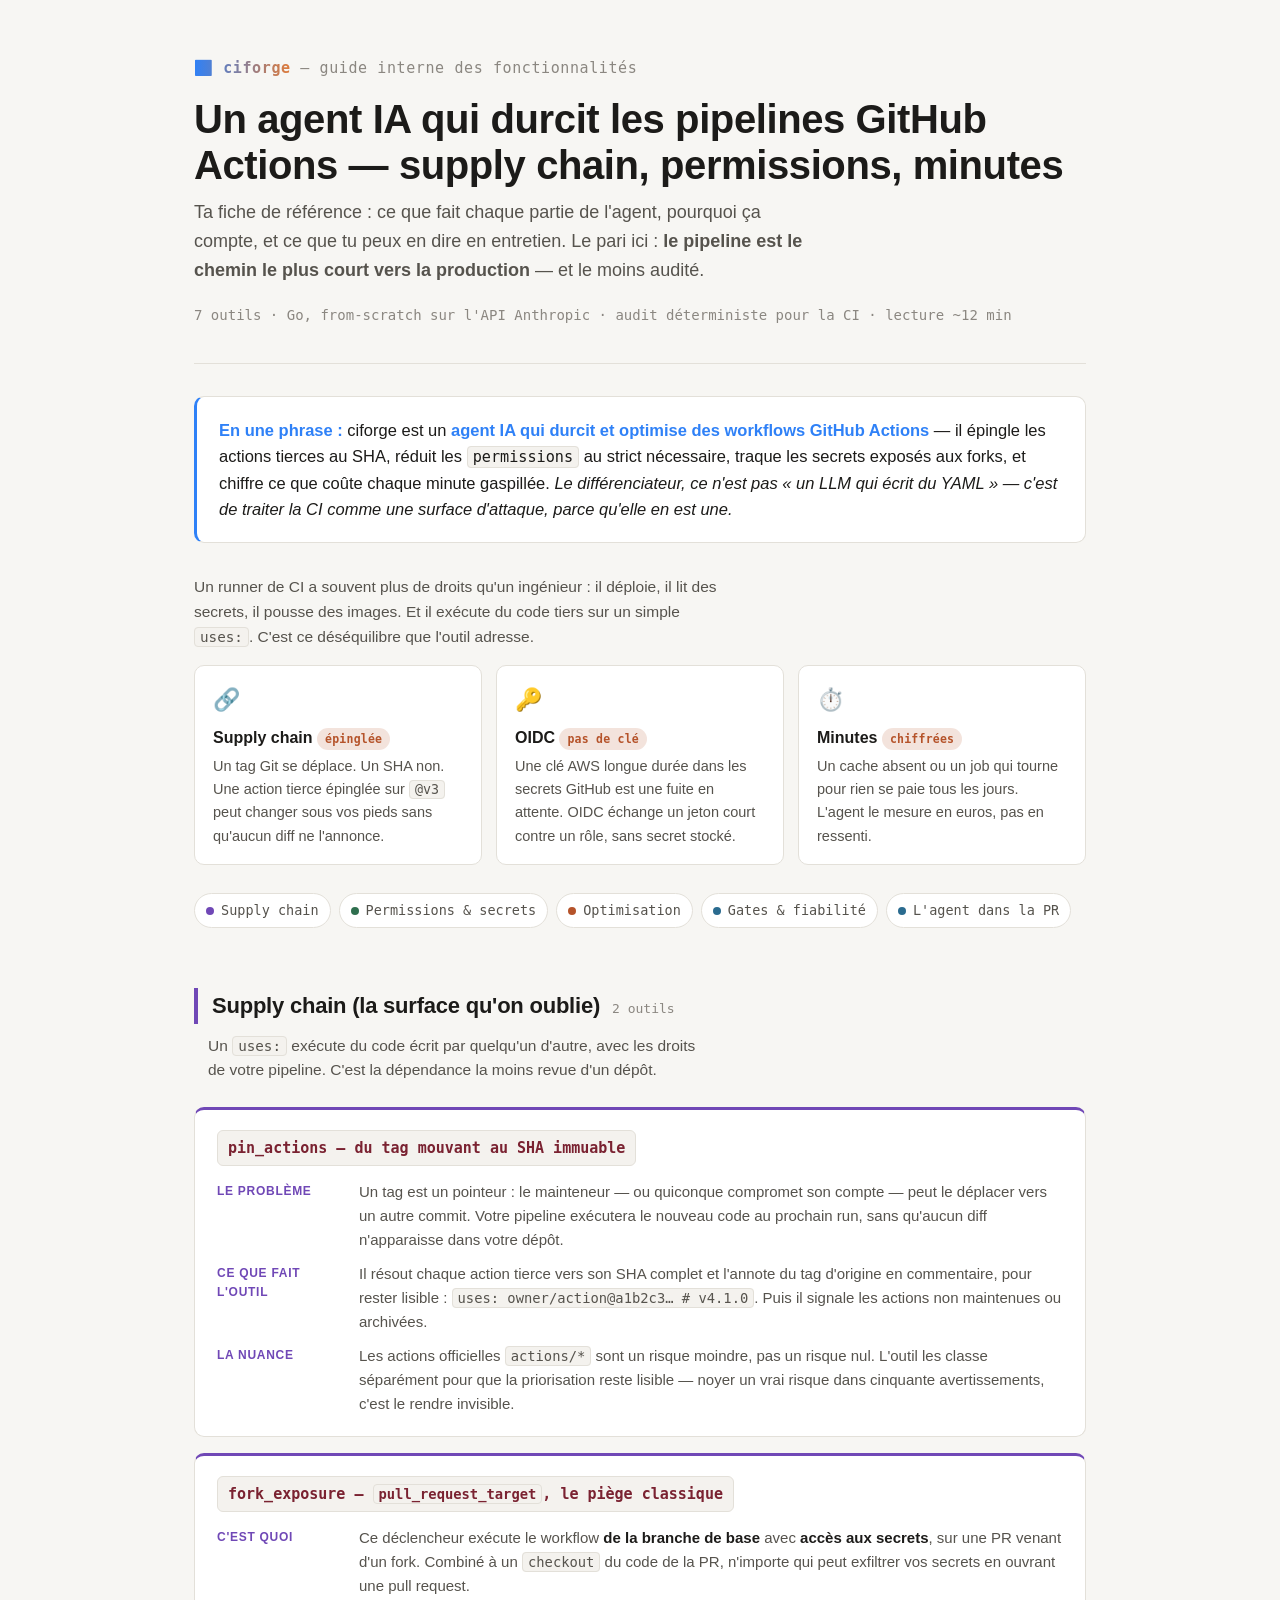
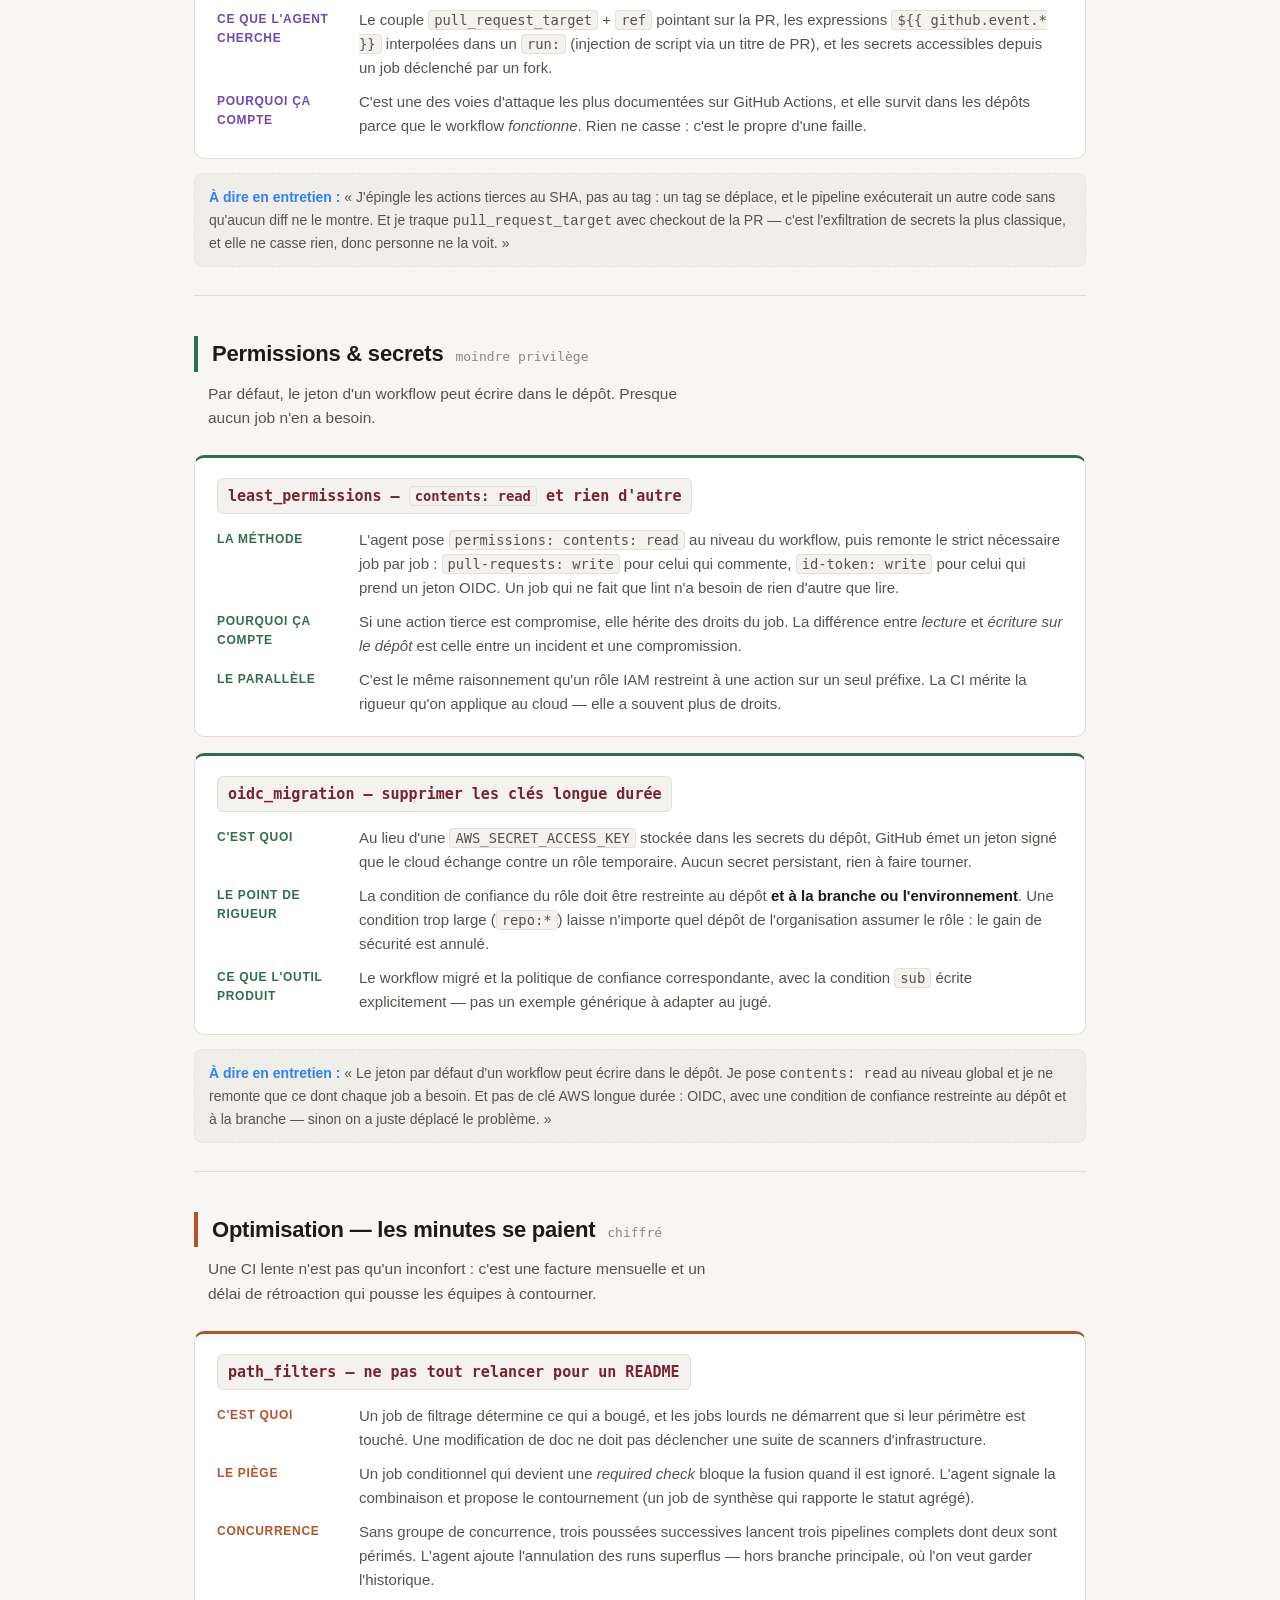
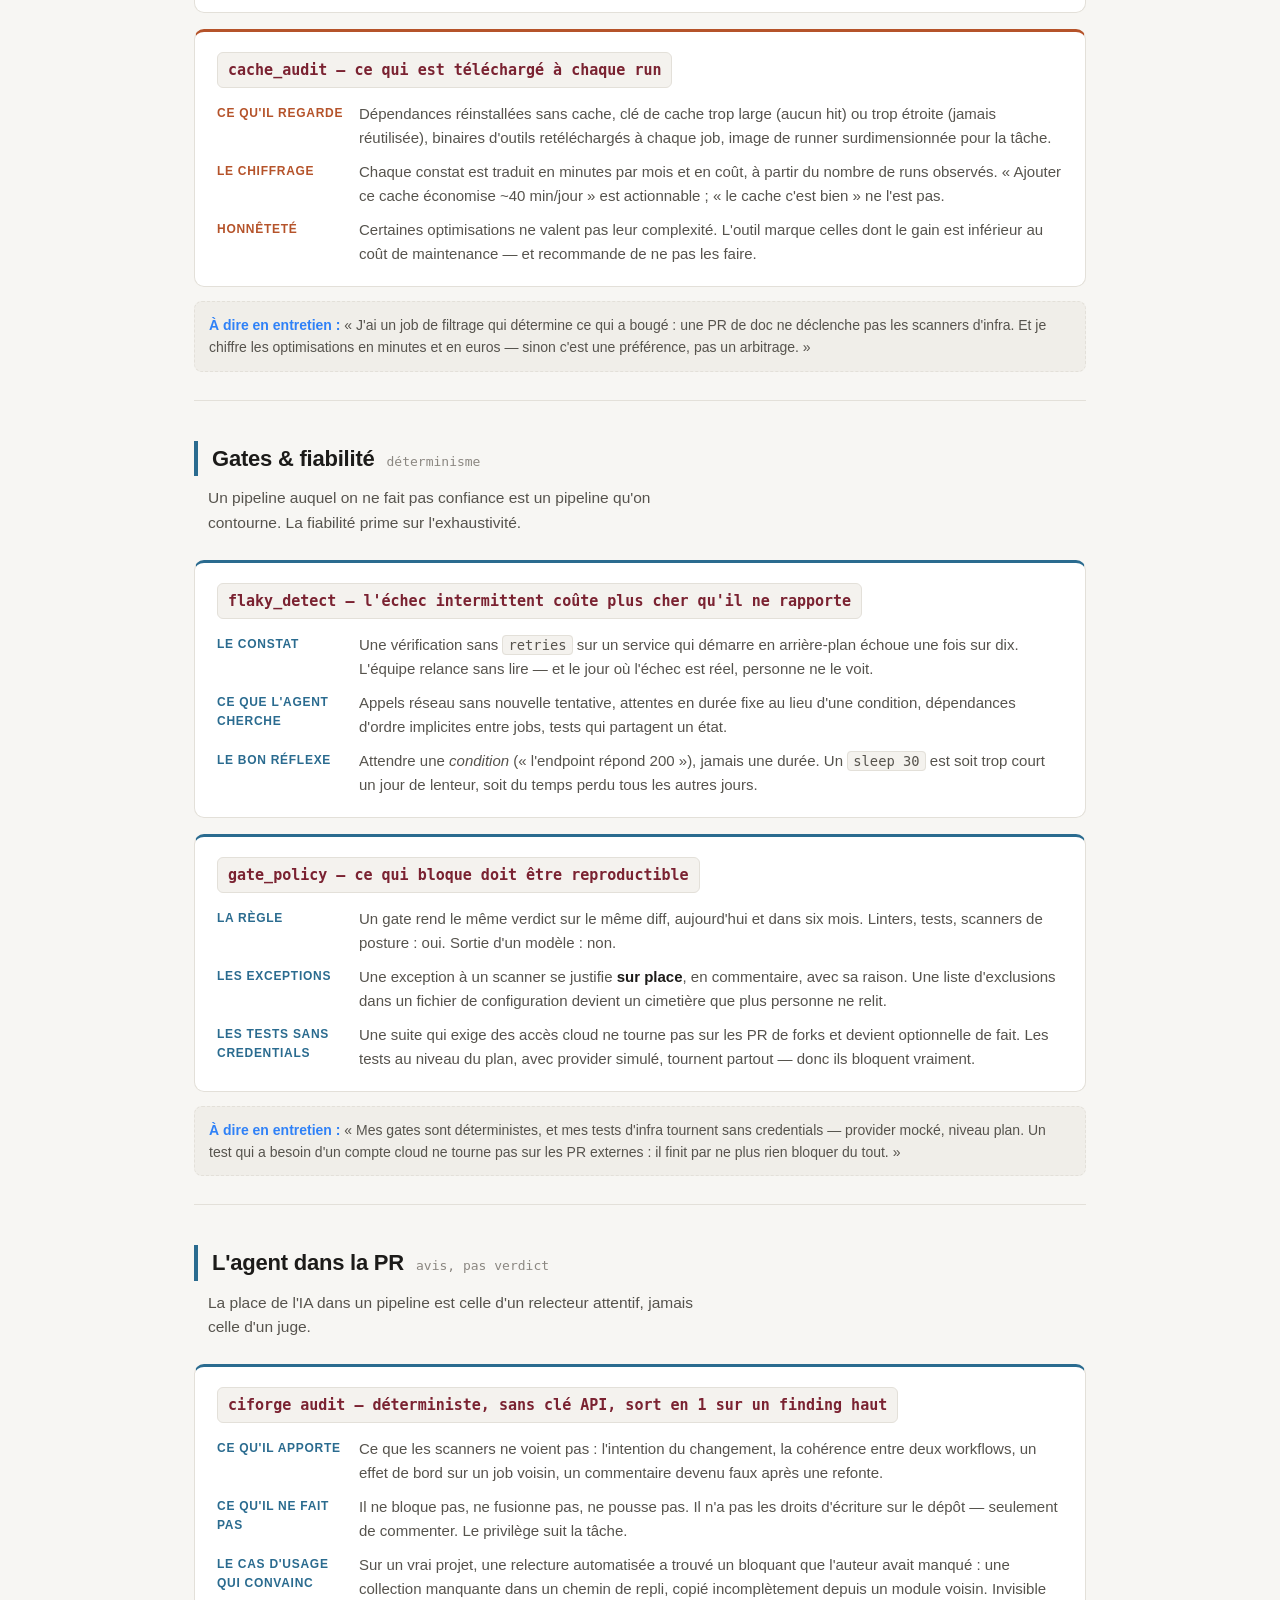
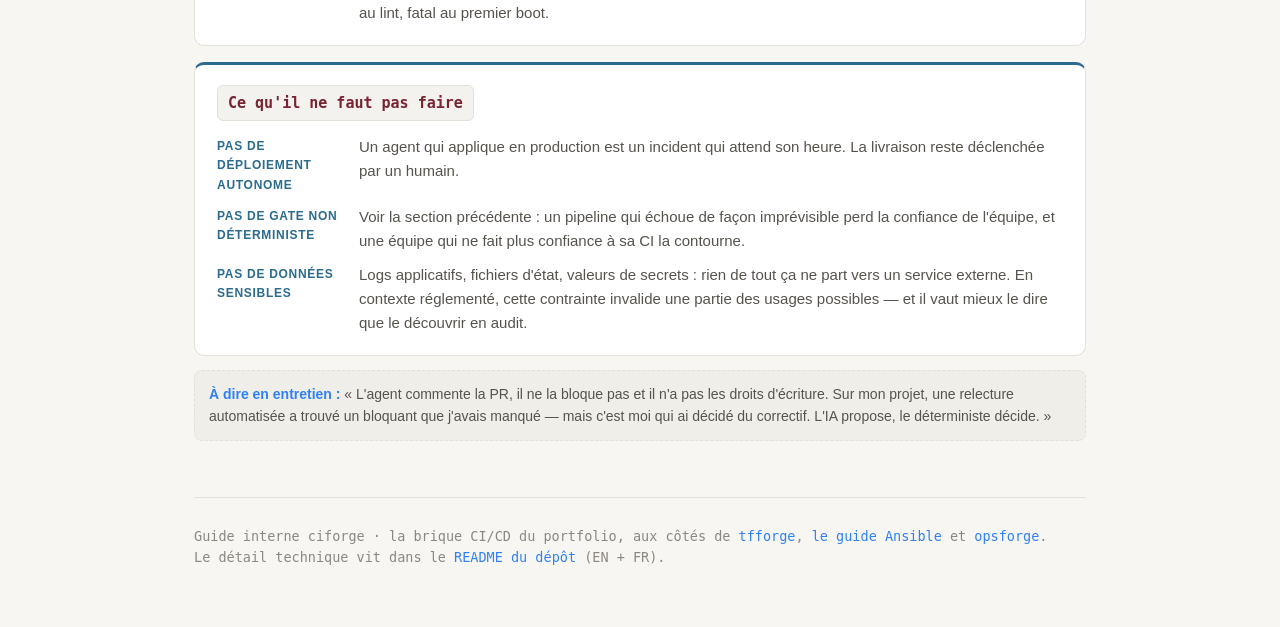
<file: ciforge-guide.html>
<!doctype html>
<html lang="fr">
<head>
<meta charset="utf-8">
<meta name="viewport" content="width=device-width, initial-scale=1">
<title>ciforge — guide des fonctionnalités</title>
<link rel="stylesheet" href="devops-guide.css">
<style>
  /* accent propre à ciforge : bleu pipeline + le terracotta de la gamme */
  :root { --accent: #2f81f7; --accent-2: #e07b39; }
</style>
</head>
<body>
<div class="wrap">

  <header>
    <div class="brand"><b>🔁 ciforge</b> — guide interne des fonctionnalités</div>
    <h1>Un agent IA qui durcit les pipelines GitHub Actions — supply chain, permissions, minutes</h1>
    <p class="lede">Ta fiche de référence : ce que fait chaque partie de l'agent, pourquoi ça compte, et ce que tu peux en dire en entretien. Le pari ici : <strong>le pipeline est le chemin le plus court vers la production</strong> — et le moins audité.</p>
    <div class="meta">7 outils · Go, from-scratch sur l'API Anthropic · audit déterministe pour la CI · lecture ~12 min</div>
  </header>

  <div class="pitch">
    <p><strong>En une phrase :</strong> ciforge est un <strong>agent IA qui durcit et optimise des workflows GitHub Actions</strong> — il épingle les actions tierces au SHA, réduit les <code class="inline">permissions</code> au strict nécessaire, traque les secrets exposés aux forks, et chiffre ce que coûte chaque minute gaspillée. <em>Le différenciateur, ce n'est pas « un LLM qui écrit du YAML » — c'est de traiter la CI comme une surface d'attaque, parce qu'elle en est une.</em></p>
  </div>

  <p class="intro">Un runner de CI a souvent plus de droits qu'un ingénieur : il déploie, il lit des secrets, il pousse des images. Et il exécute du code tiers sur un simple <code class="inline">uses:</code>. C'est ce déséquilibre que l'outil adresse.</p>

  <div class="trio">
    <div class="t" style="--dot:var(--d-2)">
      <div class="ic">🔗</div>
      <h4>Supply chain <span class="pill tag">épinglée</span></h4>
      <p>Un tag Git se déplace. Un SHA non. Une action tierce épinglée sur <code class="inline">@v3</code> peut changer sous vos pieds sans qu'aucun diff ne l'annonce.</p>
    </div>
    <div class="t" style="--dot:var(--d-1)">
      <div class="ic">🔑</div>
      <h4>OIDC <span class="pill tag">pas de clé</span></h4>
      <p>Une clé AWS longue durée dans les secrets GitHub est une fuite en attente. OIDC échange un jeton court contre un rôle, sans secret stocké.</p>
    </div>
    <div class="t" style="--dot:var(--d-3)">
      <div class="ic">⏱️</div>
      <h4>Minutes <span class="pill tag">chiffrées</span></h4>
      <p>Un cache absent ou un job qui tourne pour rien se paie tous les jours. L'agent le mesure en euros, pas en ressenti.</p>
    </div>
  </div>

  <nav class="toc">
    <a href="#secu"    style="--dot:var(--d-2)">Supply chain</a>
    <a href="#perms"   style="--dot:var(--d-1)">Permissions &amp; secrets</a>
    <a href="#speed"   style="--dot:var(--d-3)">Optimisation</a>
    <a href="#gates"   style="--dot:var(--d-4)">Gates &amp; fiabilité</a>
    <a href="#agent"   style="--dot:var(--d-4)">L'agent dans la PR</a>
  </nav>

  <section class="domain" id="secu" style="--dot:var(--d-2)">
    <div class="domain-head">
      <h2>Supply chain (la surface qu'on oublie)</h2>
      <span class="count">2 outils</span>
    </div>
    <p class="domain-sub">Un <code class="inline">uses:</code> exécute du code écrit par quelqu'un d'autre, avec les droits de votre pipeline. C'est la dépendance la moins revue d'un dépôt.</p>

    <div class="cards">
      <div class="card" style="--dot:var(--d-2)">
        <span class="cmd">pin_actions — du tag mouvant au SHA immuable</span>
        <div class="rows">
          <div class="row"><div class="k">Le problème</div><div class="v">Un tag est un pointeur : le mainteneur — ou quiconque compromet son compte — peut le déplacer vers un autre commit. Votre pipeline exécutera le nouveau code au prochain run, sans qu'aucun diff n'apparaisse dans votre dépôt.</div></div>
          <div class="row"><div class="k">Ce que fait l'outil</div><div class="v">Il résout chaque action tierce vers son SHA complet et l'annote du tag d'origine en commentaire, pour rester lisible : <code class="inline">uses: owner/action@a1b2c3… # v4.1.0</code>. Puis il signale les actions non maintenues ou archivées.</div></div>
          <div class="row"><div class="k">La nuance</div><div class="v">Les actions officielles <code class="inline">actions/*</code> sont un risque moindre, pas un risque nul. L'outil les classe séparément pour que la priorisation reste lisible — noyer un vrai risque dans cinquante avertissements, c'est le rendre invisible.</div></div>
        </div>
      </div>

      <div class="card" style="--dot:var(--d-2)">
        <span class="cmd">fork_exposure — <code class="inline">pull_request_target</code>, le piège classique</span>
        <div class="rows">
          <div class="row"><div class="k">C'est quoi</div><div class="v">Ce déclencheur exécute le workflow <strong>de la branche de base</strong> avec <strong>accès aux secrets</strong>, sur une PR venant d'un fork. Combiné à un <code class="inline">checkout</code> du code de la PR, n'importe qui peut exfiltrer vos secrets en ouvrant une pull request.</div></div>
          <div class="row"><div class="k">Ce que l'agent cherche</div><div class="v">Le couple <code class="inline">pull_request_target</code> + <code class="inline">ref</code> pointant sur la PR, les expressions <code class="inline">${{ github.event.* }}</code> interpolées dans un <code class="inline">run:</code> (injection de script via un titre de PR), et les secrets accessibles depuis un job déclenché par un fork.</div></div>
          <div class="row"><div class="k">Pourquoi ça compte</div><div class="v">C'est une des voies d'attaque les plus documentées sur GitHub Actions, et elle survit dans les dépôts parce que le workflow <em>fonctionne</em>. Rien ne casse : c'est le propre d'une faille.</div></div>
        </div>
      </div>
    </div>

    <div class="note"><b>À dire en entretien :</b> « J'épingle les actions tierces au SHA, pas au tag : un tag se déplace, et le pipeline exécuterait un autre code sans qu'aucun diff ne le montre. Et je traque <code>pull_request_target</code> avec checkout de la PR — c'est l'exfiltration de secrets la plus classique, et elle ne casse rien, donc personne ne la voit. »</div>
  </section>

  <section class="domain" id="perms" style="--dot:var(--d-1)">
    <div class="domain-head">
      <h2>Permissions &amp; secrets</h2>
      <span class="count">moindre privilège</span>
    </div>
    <p class="domain-sub">Par défaut, le jeton d'un workflow peut écrire dans le dépôt. Presque aucun job n'en a besoin.</p>

    <div class="cards">
      <div class="card" style="--dot:var(--d-1)">
        <span class="cmd">least_permissions — <code class="inline">contents: read</code> et rien d'autre</span>
        <div class="rows">
          <div class="row"><div class="k">La méthode</div><div class="v">L'agent pose <code class="inline">permissions: contents: read</code> au niveau du workflow, puis remonte le strict nécessaire job par job : <code class="inline">pull-requests: write</code> pour celui qui commente, <code class="inline">id-token: write</code> pour celui qui prend un jeton OIDC. Un job qui ne fait que lint n'a besoin de rien d'autre que lire.</div></div>
          <div class="row"><div class="k">Pourquoi ça compte</div><div class="v">Si une action tierce est compromise, elle hérite des droits du job. La différence entre <em>lecture</em> et <em>écriture sur le dépôt</em> est celle entre un incident et une compromission.</div></div>
          <div class="row"><div class="k">Le parallèle</div><div class="v">C'est le même raisonnement qu'un rôle IAM restreint à une action sur un seul préfixe. La CI mérite la rigueur qu'on applique au cloud — elle a souvent plus de droits.</div></div>
        </div>
      </div>

      <div class="card" style="--dot:var(--d-1)">
        <span class="cmd">oidc_migration — supprimer les clés longue durée</span>
        <div class="rows">
          <div class="row"><div class="k">C'est quoi</div><div class="v">Au lieu d'une <code class="inline">AWS_SECRET_ACCESS_KEY</code> stockée dans les secrets du dépôt, GitHub émet un jeton signé que le cloud échange contre un rôle temporaire. Aucun secret persistant, rien à faire tourner.</div></div>
          <div class="row"><div class="k">Le point de rigueur</div><div class="v">La condition de confiance du rôle doit être restreinte au dépôt <strong>et à la branche ou l'environnement</strong>. Une condition trop large (<code class="inline">repo:*</code>) laisse n'importe quel dépôt de l'organisation assumer le rôle : le gain de sécurité est annulé.</div></div>
          <div class="row"><div class="k">Ce que l'outil produit</div><div class="v">Le workflow migré et la politique de confiance correspondante, avec la condition <code class="inline">sub</code> écrite explicitement — pas un exemple générique à adapter au jugé.</div></div>
        </div>
      </div>
    </div>

    <div class="note"><b>À dire en entretien :</b> « Le jeton par défaut d'un workflow peut écrire dans le dépôt. Je pose <code>contents: read</code> au niveau global et je ne remonte que ce dont chaque job a besoin. Et pas de clé AWS longue durée : OIDC, avec une condition de confiance restreinte au dépôt et à la branche — sinon on a juste déplacé le problème. »</div>
  </section>

  <section class="domain" id="speed" style="--dot:var(--d-3)">
    <div class="domain-head">
      <h2>Optimisation — les minutes se paient</h2>
      <span class="count">chiffré</span>
    </div>
    <p class="domain-sub">Une CI lente n'est pas qu'un inconfort : c'est une facture mensuelle et un délai de rétroaction qui pousse les équipes à contourner.</p>

    <div class="cards">
      <div class="card" style="--dot:var(--d-3)">
        <span class="cmd">path_filters — ne pas tout relancer pour un README</span>
        <div class="rows">
          <div class="row"><div class="k">C'est quoi</div><div class="v">Un job de filtrage détermine ce qui a bougé, et les jobs lourds ne démarrent que si leur périmètre est touché. Une modification de doc ne doit pas déclencher une suite de scanners d'infrastructure.</div></div>
          <div class="row"><div class="k">Le piège</div><div class="v">Un job conditionnel qui devient une <em>required check</em> bloque la fusion quand il est ignoré. L'agent signale la combinaison et propose le contournement (un job de synthèse qui rapporte le statut agrégé).</div></div>
          <div class="row"><div class="k">Concurrence</div><div class="v">Sans groupe de concurrence, trois poussées successives lancent trois pipelines complets dont deux sont périmés. L'agent ajoute l'annulation des runs superflus — hors branche principale, où l'on veut garder l'historique.</div></div>
        </div>
      </div>

      <div class="card" style="--dot:var(--d-3)">
        <span class="cmd">cache_audit — ce qui est téléchargé à chaque run</span>
        <div class="rows">
          <div class="row"><div class="k">Ce qu'il regarde</div><div class="v">Dépendances réinstallées sans cache, clé de cache trop large (aucun hit) ou trop étroite (jamais réutilisée), binaires d'outils retéléchargés à chaque job, image de runner surdimensionnée pour la tâche.</div></div>
          <div class="row"><div class="k">Le chiffrage</div><div class="v">Chaque constat est traduit en minutes par mois et en coût, à partir du nombre de runs observés. « Ajouter ce cache économise ~40 min/jour » est actionnable ; « le cache c'est bien » ne l'est pas.</div></div>
          <div class="row"><div class="k">Honnêteté</div><div class="v">Certaines optimisations ne valent pas leur complexité. L'outil marque celles dont le gain est inférieur au coût de maintenance — et recommande de ne pas les faire.</div></div>
        </div>
      </div>
    </div>

    <div class="note"><b>À dire en entretien :</b> « J'ai un job de filtrage qui détermine ce qui a bougé : une PR de doc ne déclenche pas les scanners d'infra. Et je chiffre les optimisations en minutes et en euros — sinon c'est une préférence, pas un arbitrage. »</div>
  </section>

  <section class="domain" id="gates" style="--dot:var(--d-4)">
    <div class="domain-head">
      <h2>Gates &amp; fiabilité</h2>
      <span class="count">déterminisme</span>
    </div>
    <p class="domain-sub">Un pipeline auquel on ne fait pas confiance est un pipeline qu'on contourne. La fiabilité prime sur l'exhaustivité.</p>

    <div class="cards">
      <div class="card" style="--dot:var(--d-4)">
        <span class="cmd">flaky_detect — l'échec intermittent coûte plus cher qu'il ne rapporte</span>
        <div class="rows">
          <div class="row"><div class="k">Le constat</div><div class="v">Une vérification sans <code class="inline">retries</code> sur un service qui démarre en arrière-plan échoue une fois sur dix. L'équipe relance sans lire — et le jour où l'échec est réel, personne ne le voit.</div></div>
          <div class="row"><div class="k">Ce que l'agent cherche</div><div class="v">Appels réseau sans nouvelle tentative, attentes en durée fixe au lieu d'une condition, dépendances d'ordre implicites entre jobs, tests qui partagent un état.</div></div>
          <div class="row"><div class="k">Le bon réflexe</div><div class="v">Attendre une <em>condition</em> (« l'endpoint répond 200 »), jamais une durée. Un <code class="inline">sleep 30</code> est soit trop court un jour de lenteur, soit du temps perdu tous les autres jours.</div></div>
        </div>
      </div>

      <div class="card" style="--dot:var(--d-4)">
        <span class="cmd">gate_policy — ce qui bloque doit être reproductible</span>
        <div class="rows">
          <div class="row"><div class="k">La règle</div><div class="v">Un gate rend le même verdict sur le même diff, aujourd'hui et dans six mois. Linters, tests, scanners de posture : oui. Sortie d'un modèle : non.</div></div>
          <div class="row"><div class="k">Les exceptions</div><div class="v">Une exception à un scanner se justifie <strong>sur place</strong>, en commentaire, avec sa raison. Une liste d'exclusions dans un fichier de configuration devient un cimetière que plus personne ne relit.</div></div>
          <div class="row"><div class="k">Les tests sans credentials</div><div class="v">Une suite qui exige des accès cloud ne tourne pas sur les PR de forks et devient optionnelle de fait. Les tests au niveau du plan, avec provider simulé, tournent partout — donc ils bloquent vraiment.</div></div>
        </div>
      </div>
    </div>

    <div class="note"><b>À dire en entretien :</b> « Mes gates sont déterministes, et mes tests d'infra tournent sans credentials — provider mocké, niveau plan. Un test qui a besoin d'un compte cloud ne tourne pas sur les PR externes : il finit par ne plus rien bloquer du tout. »</div>
  </section>

  <section class="domain" id="agent" style="--dot:var(--d-4)">
    <div class="domain-head">
      <h2>L'agent dans la PR</h2>
      <span class="count">avis, pas verdict</span>
    </div>
    <p class="domain-sub">La place de l'IA dans un pipeline est celle d'un relecteur attentif, jamais celle d'un juge.</p>

    <div class="cards">
      <div class="card" style="--dot:var(--d-4)">
        <span class="cmd">ciforge audit — déterministe, sans clé API, sort en 1 sur un finding haut</span>
        <div class="rows">
          <div class="row"><div class="k">Ce qu'il apporte</div><div class="v">Ce que les scanners ne voient pas : l'intention du changement, la cohérence entre deux workflows, un effet de bord sur un job voisin, un commentaire devenu faux après une refonte.</div></div>
          <div class="row"><div class="k">Ce qu'il ne fait pas</div><div class="v">Il ne bloque pas, ne fusionne pas, ne pousse pas. Il n'a pas les droits d'écriture sur le dépôt — seulement de commenter. Le privilège suit la tâche.</div></div>
          <div class="row"><div class="k">Le cas d'usage qui convainc</div><div class="v">Sur un vrai projet, une relecture automatisée a trouvé un bloquant que l'auteur avait manqué : une collection manquante dans un chemin de repli, copié incomplètement depuis un module voisin. Invisible au lint, fatal au premier boot.</div></div>
        </div>
      </div>

      <div class="card" style="--dot:var(--d-4)">
        <span class="cmd">Ce qu'il ne faut pas faire</span>
        <div class="rows">
          <div class="row"><div class="k">Pas de déploiement autonome</div><div class="v">Un agent qui applique en production est un incident qui attend son heure. La livraison reste déclenchée par un humain.</div></div>
          <div class="row"><div class="k">Pas de gate non déterministe</div><div class="v">Voir la section précédente : un pipeline qui échoue de façon imprévisible perd la confiance de l'équipe, et une équipe qui ne fait plus confiance à sa CI la contourne.</div></div>
          <div class="row"><div class="k">Pas de données sensibles</div><div class="v">Logs applicatifs, fichiers d'état, valeurs de secrets : rien de tout ça ne part vers un service externe. En contexte réglementé, cette contrainte invalide une partie des usages possibles — et il vaut mieux le dire que le découvrir en audit.</div></div>
        </div>
      </div>
    </div>

    <div class="note"><b>À dire en entretien :</b> « L'agent commente la PR, il ne la bloque pas et il n'a pas les droits d'écriture. Sur mon projet, une relecture automatisée a trouvé un bloquant que j'avais manqué — mais c'est moi qui ai décidé du correctif. L'IA propose, le déterministe décide. »</div>
  </section>

  <footer> Guide interne ciforge · la brique CI/CD du portfolio, aux côtés de <a class="plain" href="tfforge-guide.html">tfforge</a>, <a class="plain" href="ansforge-guide.html">le guide Ansible</a> et <a class="plain" href="opsforge-guide.html">opsforge</a>.<br> Le détail technique vit dans le <a class="plain" href="https://github.com/Mrg77/ciforge">README du dépôt</a> (EN + FR). </footer>

</div>
</body>
</html>
</file>
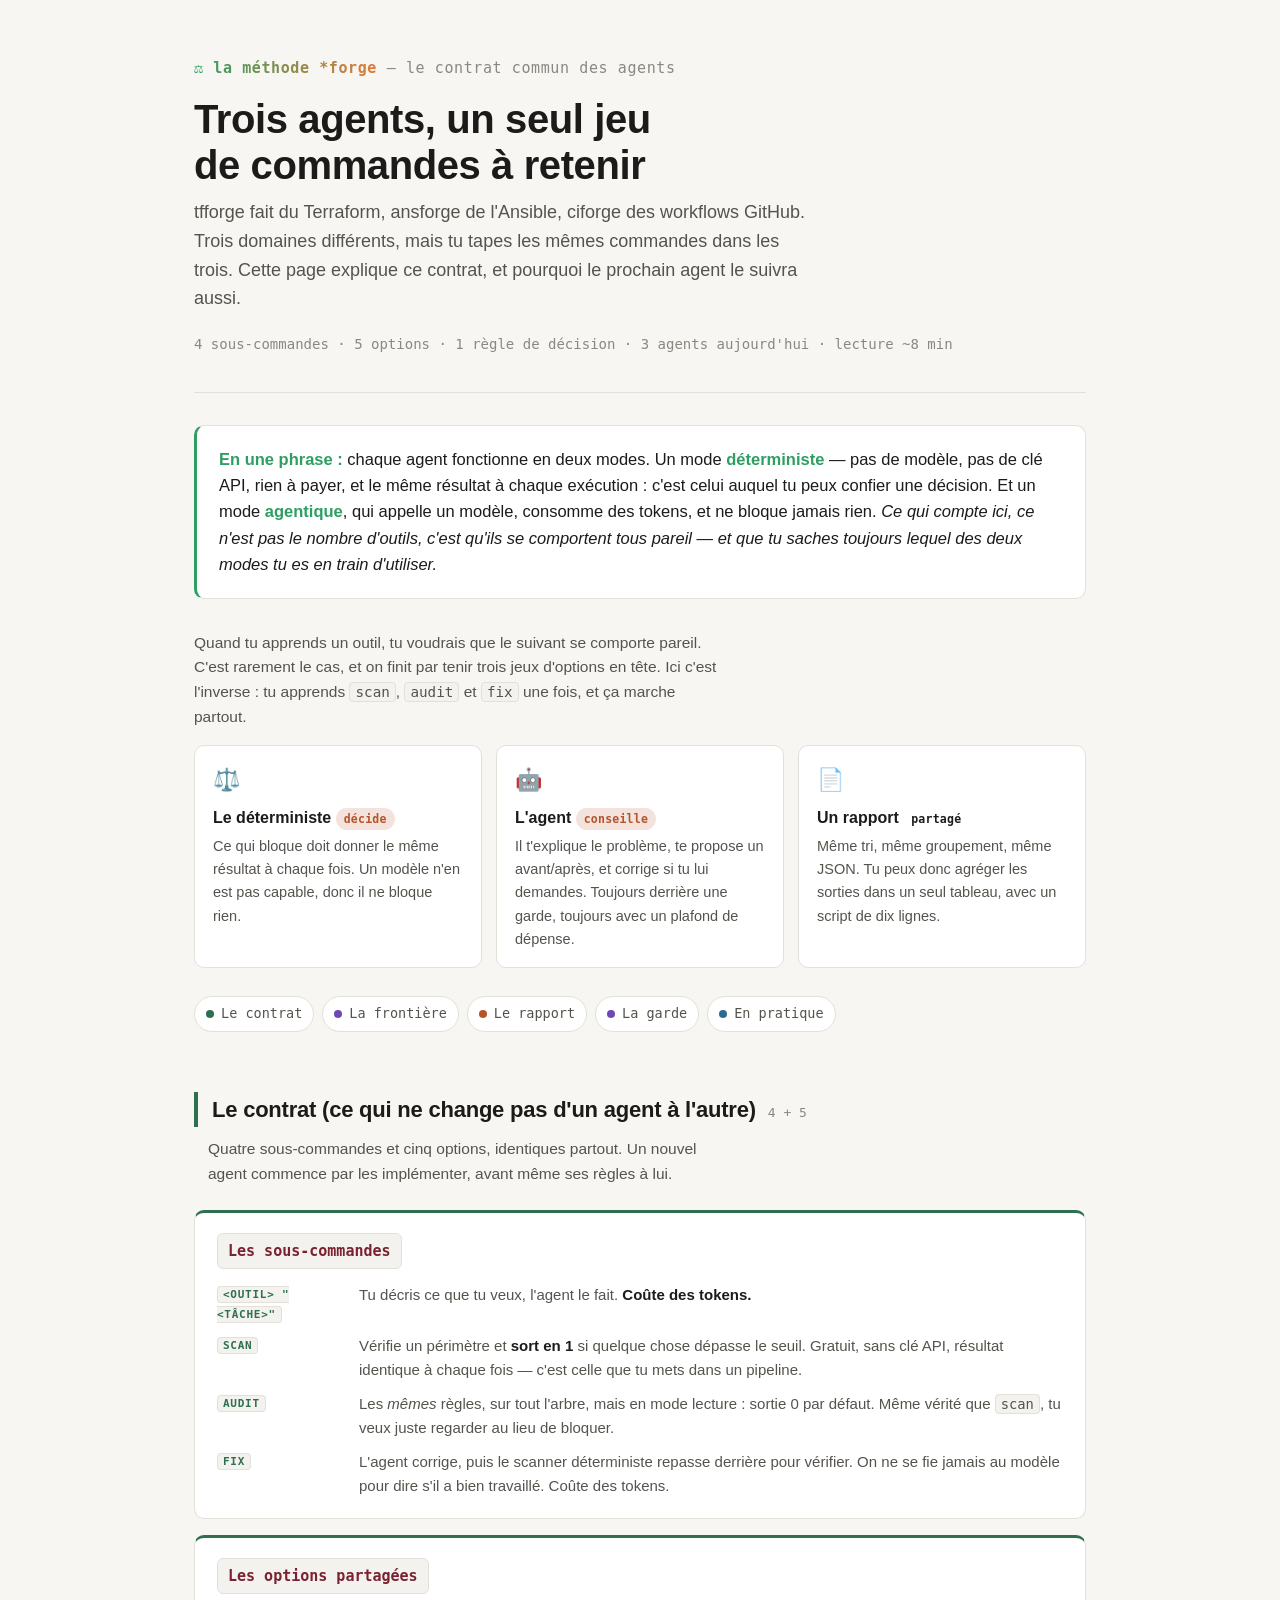
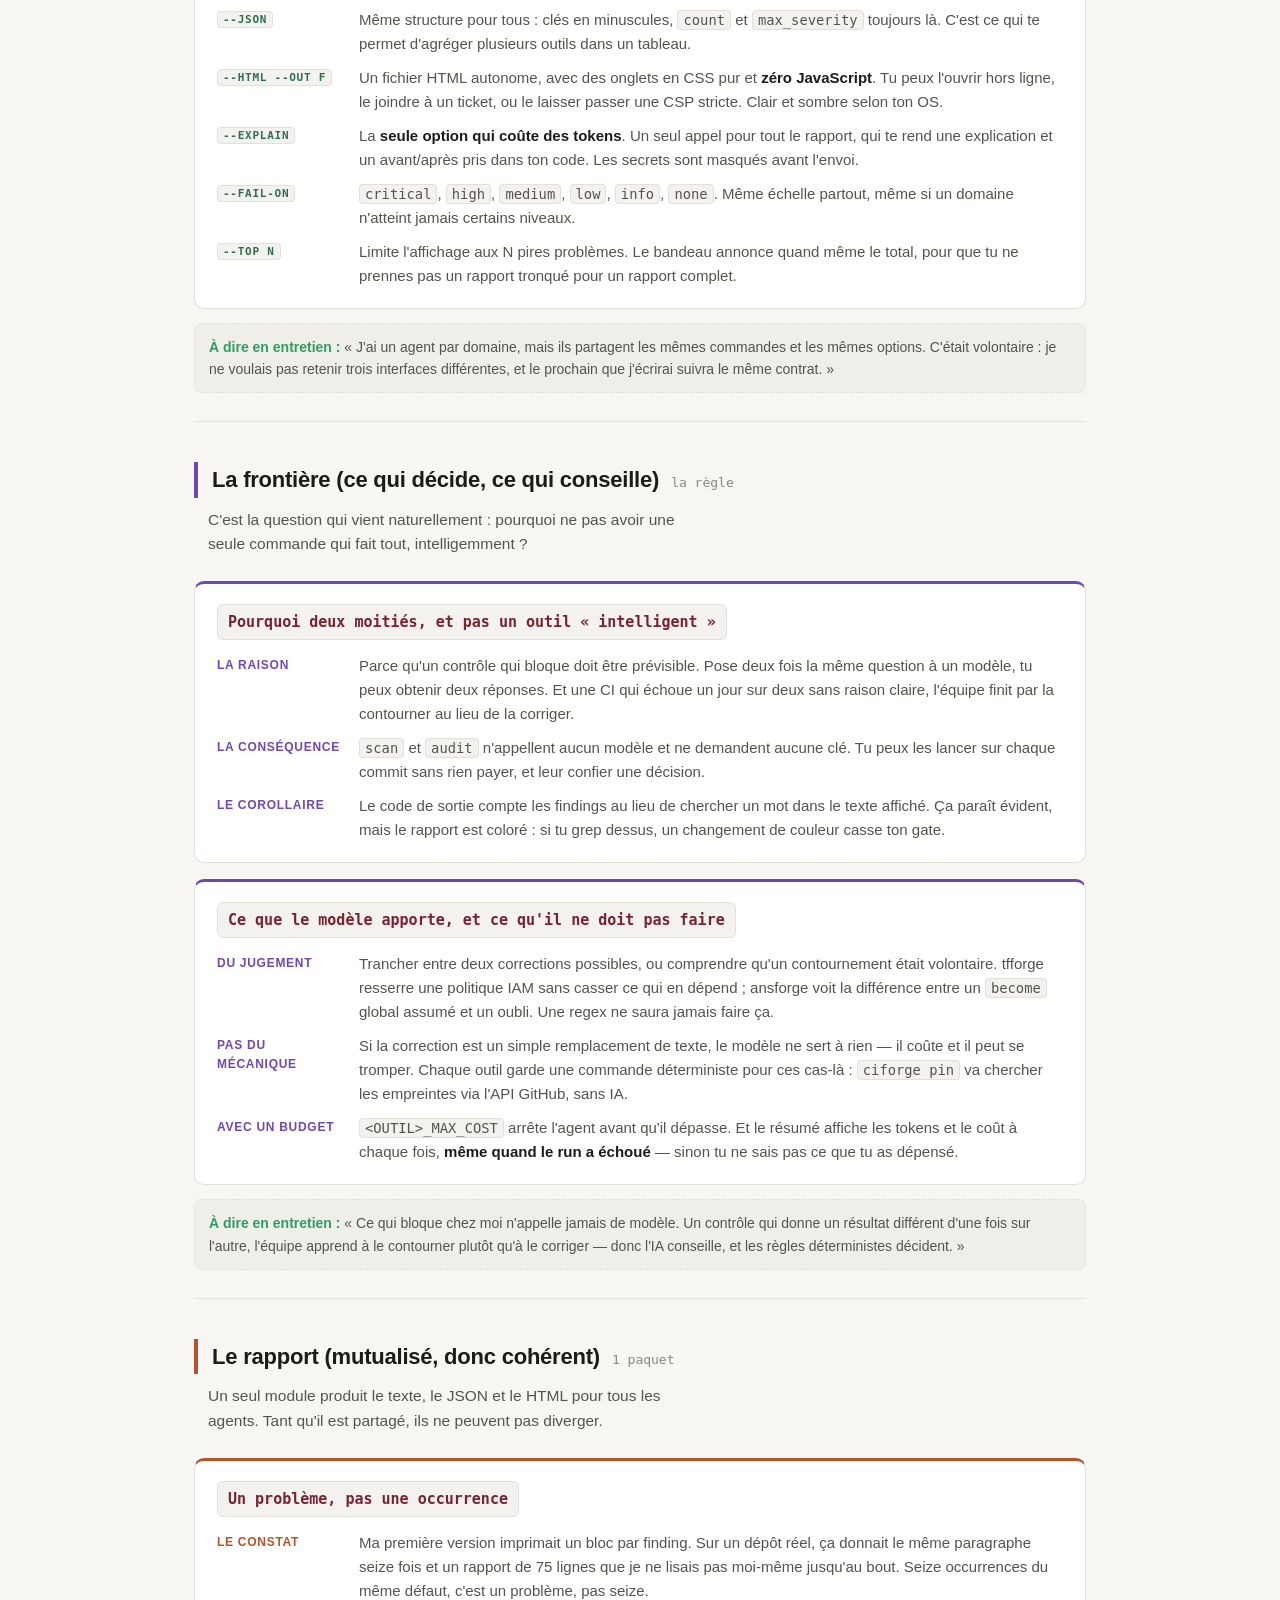
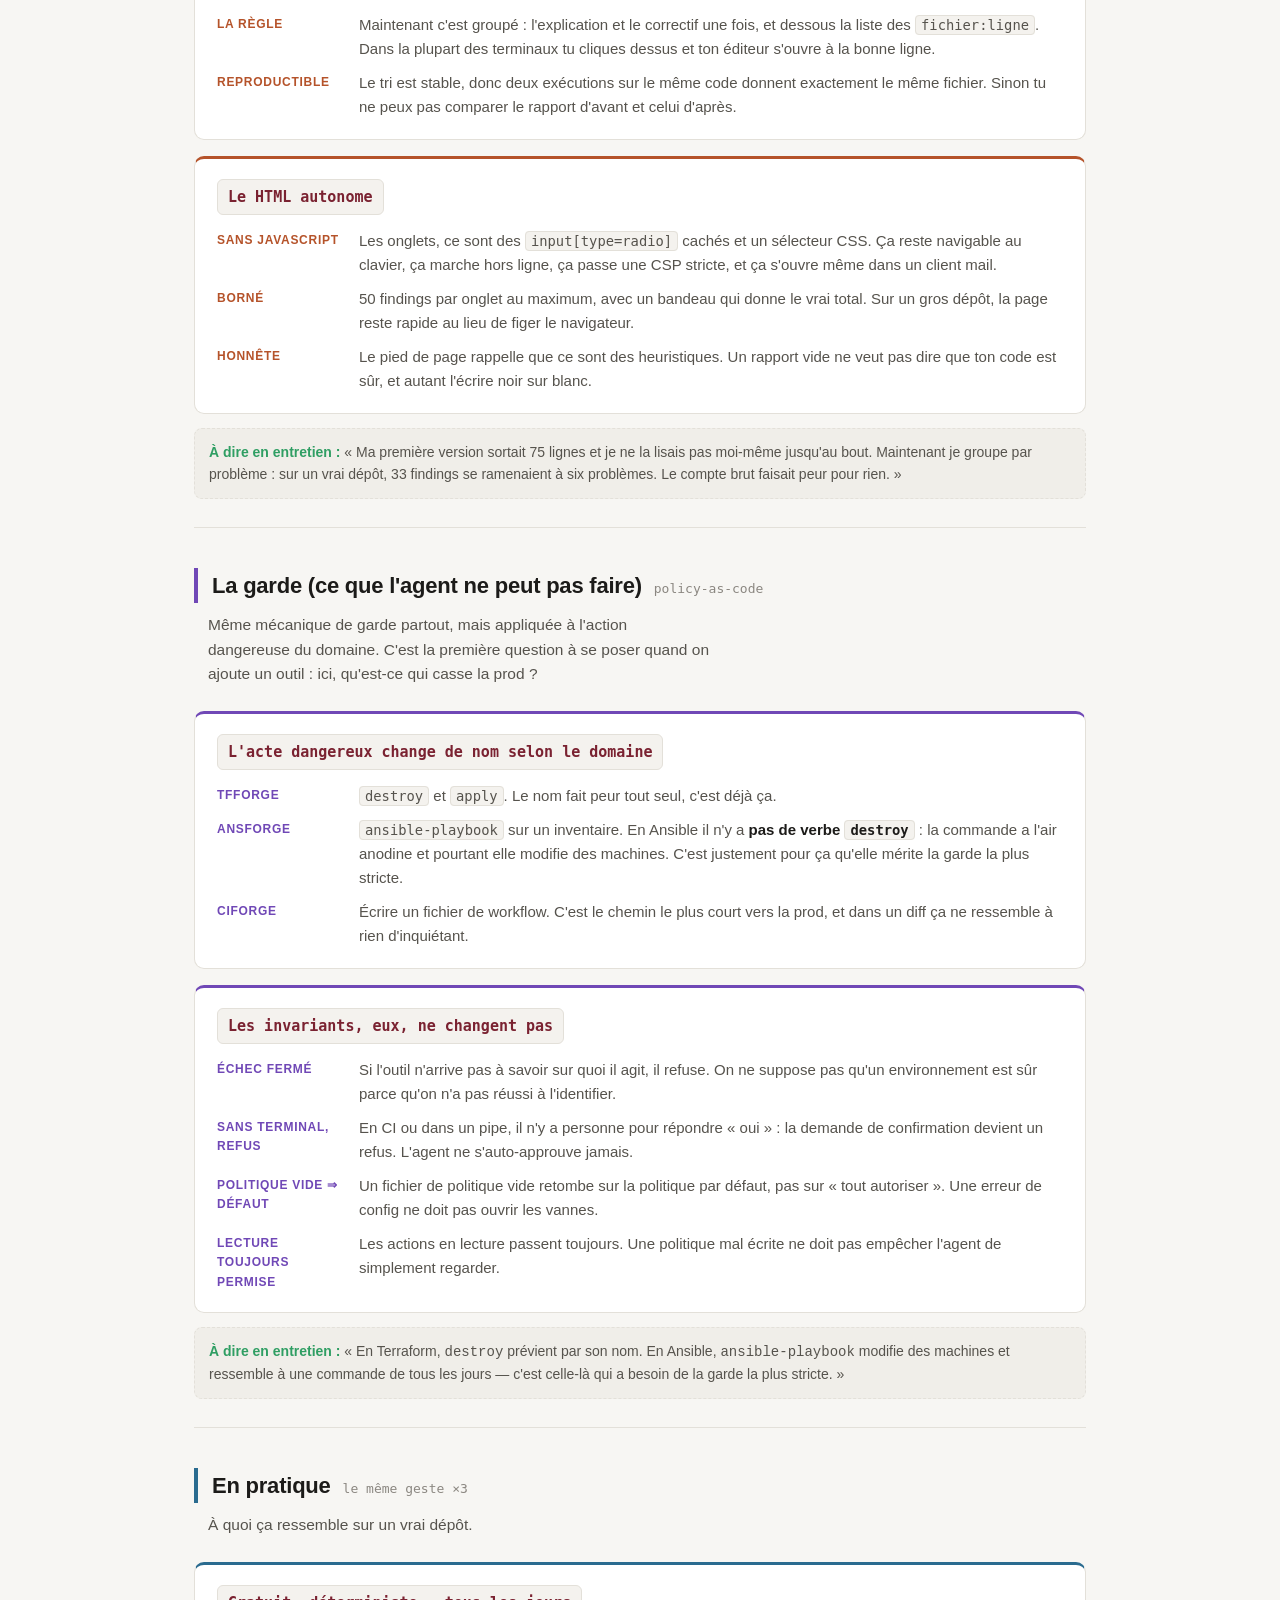
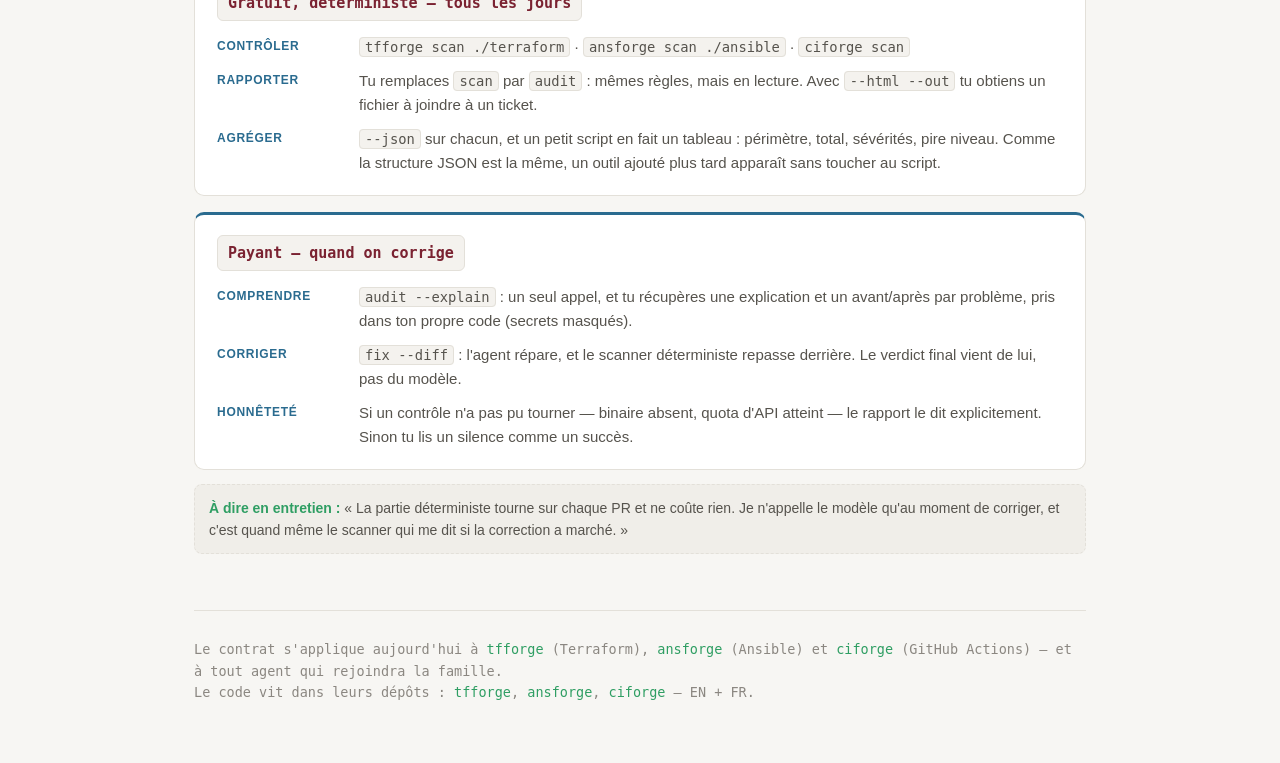
<file: forge-method-guide.html>
<!doctype html>
<html lang="fr">
<head>
<meta charset="utf-8">
<meta name="viewport" content="width=device-width, initial-scale=1">
<title>La méthode *forge — le contrat que suit chaque agent</title>
<link rel="stylesheet" href="devops-guide.css">
<style>
  /* accent propre à la méthode : vert "contrat" + le terracotta de la gamme */
  :root { --accent: #2f9e63; --accent-2: #e07b39; }
</style>
</head>
<body>
<div class="wrap">

  <header>
    <div class="brand"><b>⚖️ la méthode *forge</b> — le contrat commun des agents</div>
    <h1>Trois agents, un seul jeu de commandes à retenir</h1>
    <p class="lede">tfforge fait du Terraform, ansforge de l'Ansible, ciforge des workflows GitHub. Trois domaines différents, mais tu tapes les mêmes commandes dans les trois. Cette page explique ce contrat, et pourquoi le prochain agent le suivra aussi.</p>
    <div class="meta">4 sous-commandes · 5 options · 1 règle de décision · 3 agents aujourd'hui · lecture ~8 min</div>
  </header>

  <div class="pitch">
    <p><strong>En une phrase :</strong> chaque agent fonctionne en deux modes. Un mode <strong>déterministe</strong> — pas de modèle, pas de clé API, rien à payer, et le même résultat à chaque exécution : c'est celui auquel tu peux confier une décision. Et un mode <strong>agentique</strong>, qui appelle un modèle, consomme des tokens, et ne bloque jamais rien. <em>Ce qui compte ici, ce n'est pas le nombre d'outils, c'est qu'ils se comportent tous pareil — et que tu saches toujours lequel des deux modes tu es en train d'utiliser.</em></p>
  </div>

  <p class="intro">Quand tu apprends un outil, tu voudrais que le suivant se comporte pareil. C'est rarement le cas, et on finit par tenir trois jeux d'options en tête. Ici c'est l'inverse : tu apprends <code class="inline">scan</code>, <code class="inline">audit</code> et <code class="inline">fix</code> une fois, et ça marche partout.</p>

  <div class="trio">
    <div class="t" style="--dot:var(--d-2)">
      <div class="ic">⚖️</div>
      <h4>Le déterministe <span class="pill tag">décide</span></h4>
      <p>Ce qui bloque doit donner le même résultat à chaque fois. Un modèle n'en est pas capable, donc il ne bloque rien.</p>
    </div>
    <div class="t" style="--dot:var(--d-3)">
      <div class="ic">🤖</div>
      <h4>L'agent <span class="pill tag">conseille</span></h4>
      <p>Il t'explique le problème, te propose un avant/après, et corrige si tu lui demandes. Toujours derrière une garde, toujours avec un plafond de dépense.</p>
    </div>
    <div class="t" style="--dot:var(--d-1)">
      <div class="ic">📄</div>
      <h4>Un rapport <span class="pill">partagé</span></h4>
      <p>Même tri, même groupement, même JSON. Tu peux donc agréger les sorties dans un seul tableau, avec un script de dix lignes.</p>
    </div>
  </div>

  <nav class="toc">
    <a href="#contrat"  style="--dot:var(--d-1)">Le contrat</a>
    <a href="#frontiere" style="--dot:var(--d-2)">La frontière</a>
    <a href="#rapport"  style="--dot:var(--d-3)">Le rapport</a>
    <a href="#garde"    style="--dot:var(--d-2)">La garde</a>
    <a href="#usage"    style="--dot:var(--d-4)">En pratique</a>
  </nav>

  <section class="domain" id="contrat" style="--dot:var(--d-1)">
    <div class="domain-head">
      <h2>Le contrat (ce qui ne change pas d'un agent à l'autre)</h2>
      <span class="count">4 + 5</span>
    </div>
    <p class="domain-sub">Quatre sous-commandes et cinq options, identiques partout. Un nouvel agent commence par les implémenter, avant même ses règles à lui.</p>

    <div class="cards">
      <div class="card" style="--dot:var(--d-1)">
        <span class="cmd">Les sous-commandes</span>
        <div class="rows">
          <div class="row"><div class="k"><code class="inline">&lt;outil&gt; "&lt;tâche&gt;"</code></div><div class="v">Tu décris ce que tu veux, l'agent le fait. <strong>Coûte des tokens.</strong></div></div>
          <div class="row"><div class="k"><code class="inline">scan</code></div><div class="v">Vérifie un périmètre et <strong>sort en 1</strong> si quelque chose dépasse le seuil. Gratuit, sans clé API, résultat identique à chaque fois — c'est celle que tu mets dans un pipeline.</div></div>
          <div class="row"><div class="k"><code class="inline">audit</code></div><div class="v">Les <em>mêmes</em> règles, sur tout l'arbre, mais en mode lecture : sortie 0 par défaut. Même vérité que <code class="inline">scan</code>, tu veux juste regarder au lieu de bloquer.</div></div>
          <div class="row"><div class="k"><code class="inline">fix</code></div><div class="v">L'agent corrige, puis le scanner déterministe repasse derrière pour vérifier. On ne se fie jamais au modèle pour dire s'il a bien travaillé. Coûte des tokens.</div></div>
        </div>
      </div>

      <div class="card" style="--dot:var(--d-1)">
        <span class="cmd">Les options partagées</span>
        <div class="rows">
          <div class="row"><div class="k"><code class="inline">--json</code></div><div class="v">Même structure pour tous : clés en minuscules, <code class="inline">count</code> et <code class="inline">max_severity</code> toujours là. C'est ce qui te permet d'agréger plusieurs outils dans un tableau.</div></div>
          <div class="row"><div class="k"><code class="inline">--html --out f</code></div><div class="v">Un fichier HTML autonome, avec des onglets en CSS pur et <strong>zéro JavaScript</strong>. Tu peux l'ouvrir hors ligne, le joindre à un ticket, ou le laisser passer une CSP stricte. Clair et sombre selon ton OS.</div></div>
          <div class="row"><div class="k"><code class="inline">--explain</code></div><div class="v">La <strong>seule option qui coûte des tokens</strong>. Un seul appel pour tout le rapport, qui te rend une explication et un avant/après pris dans ton code. Les secrets sont masqués avant l'envoi.</div></div>
          <div class="row"><div class="k"><code class="inline">--fail-on</code></div><div class="v"><code class="inline">critical</code>, <code class="inline">high</code>, <code class="inline">medium</code>, <code class="inline">low</code>, <code class="inline">info</code>, <code class="inline">none</code>. Même échelle partout, même si un domaine n'atteint jamais certains niveaux.</div></div>
          <div class="row"><div class="k"><code class="inline">--top N</code></div><div class="v">Limite l'affichage aux N pires problèmes. Le bandeau annonce quand même le total, pour que tu ne prennes pas un rapport tronqué pour un rapport complet.</div></div>
        </div>
      </div>
    </div>

    <div class="note"><b>À dire en entretien :</b> « J'ai un agent par domaine, mais ils partagent les mêmes commandes et les mêmes options. C'était volontaire : je ne voulais pas retenir trois interfaces différentes, et le prochain que j'écrirai suivra le même contrat. »</div>
  </section>

  <section class="domain" id="frontiere" style="--dot:var(--d-2)">
    <div class="domain-head">
      <h2>La frontière (ce qui décide, ce qui conseille)</h2>
      <span class="count">la règle</span>
    </div>
    <p class="domain-sub">C'est la question qui vient naturellement : pourquoi ne pas avoir une seule commande qui fait tout, intelligemment ?</p>

    <div class="cards">
      <div class="card" style="--dot:var(--d-2)">
        <span class="cmd">Pourquoi deux moitiés, et pas un outil « intelligent »</span>
        <div class="rows">
          <div class="row"><div class="k">La raison</div><div class="v">Parce qu'un contrôle qui bloque doit être prévisible. Pose deux fois la même question à un modèle, tu peux obtenir deux réponses. Et une CI qui échoue un jour sur deux sans raison claire, l'équipe finit par la contourner au lieu de la corriger.</div></div>
          <div class="row"><div class="k">La conséquence</div><div class="v"><code class="inline">scan</code> et <code class="inline">audit</code> n'appellent aucun modèle et ne demandent aucune clé. Tu peux les lancer sur chaque commit sans rien payer, et leur confier une décision.</div></div>
          <div class="row"><div class="k">Le corollaire</div><div class="v">Le code de sortie compte les findings au lieu de chercher un mot dans le texte affiché. Ça paraît évident, mais le rapport est coloré : si tu grep dessus, un changement de couleur casse ton gate.</div></div>
        </div>
      </div>

      <div class="card" style="--dot:var(--d-2)">
        <span class="cmd">Ce que le modèle apporte, et ce qu'il ne doit pas faire</span>
        <div class="rows">
          <div class="row"><div class="k">Du jugement</div><div class="v">Trancher entre deux corrections possibles, ou comprendre qu'un contournement était volontaire. tfforge resserre une politique IAM sans casser ce qui en dépend ; ansforge voit la différence entre un <code class="inline">become</code> global assumé et un oubli. Une regex ne saura jamais faire ça.</div></div>
          <div class="row"><div class="k">Pas du mécanique</div><div class="v">Si la correction est un simple remplacement de texte, le modèle ne sert à rien — il coûte et il peut se tromper. Chaque outil garde une commande déterministe pour ces cas-là : <code class="inline">ciforge pin</code> va chercher les empreintes via l'API GitHub, sans IA.</div></div>
          <div class="row"><div class="k">Avec un budget</div><div class="v"><code class="inline">&lt;OUTIL&gt;_MAX_COST</code> arrête l'agent avant qu'il dépasse. Et le résumé affiche les tokens et le coût à chaque fois, <strong>même quand le run a échoué</strong> — sinon tu ne sais pas ce que tu as dépensé.</div></div>
        </div>
      </div>
    </div>

    <div class="note"><b>À dire en entretien :</b> « Ce qui bloque chez moi n'appelle jamais de modèle. Un contrôle qui donne un résultat différent d'une fois sur l'autre, l'équipe apprend à le contourner plutôt qu'à le corriger — donc l'IA conseille, et les règles déterministes décident. »</div>
  </section>

  <section class="domain" id="rapport" style="--dot:var(--d-3)">
    <div class="domain-head">
      <h2>Le rapport (mutualisé, donc cohérent)</h2>
      <span class="count">1 paquet</span>
    </div>
    <p class="domain-sub">Un seul module produit le texte, le JSON et le HTML pour tous les agents. Tant qu'il est partagé, ils ne peuvent pas diverger.</p>

    <div class="cards">
      <div class="card" style="--dot:var(--d-3)">
        <span class="cmd">Un problème, pas une occurrence</span>
        <div class="rows">
          <div class="row"><div class="k">Le constat</div><div class="v">Ma première version imprimait un bloc par finding. Sur un dépôt réel, ça donnait le même paragraphe seize fois et un rapport de 75 lignes que je ne lisais pas moi-même jusqu'au bout. Seize occurrences du même défaut, c'est un problème, pas seize.</div></div>
          <div class="row"><div class="k">La règle</div><div class="v">Maintenant c'est groupé : l'explication et le correctif une fois, et dessous la liste des <code class="inline">fichier:ligne</code>. Dans la plupart des terminaux tu cliques dessus et ton éditeur s'ouvre à la bonne ligne.</div></div>
          <div class="row"><div class="k">Reproductible</div><div class="v">Le tri est stable, donc deux exécutions sur le même code donnent exactement le même fichier. Sinon tu ne peux pas comparer le rapport d'avant et celui d'après.</div></div>
        </div>
      </div>

      <div class="card" style="--dot:var(--d-3)">
        <span class="cmd">Le HTML autonome</span>
        <div class="rows">
          <div class="row"><div class="k">Sans JavaScript</div><div class="v">Les onglets, ce sont des <code class="inline">input[type=radio]</code> cachés et un sélecteur CSS. Ça reste navigable au clavier, ça marche hors ligne, ça passe une CSP stricte, et ça s'ouvre même dans un client mail.</div></div>
          <div class="row"><div class="k">Borné</div><div class="v">50 findings par onglet au maximum, avec un bandeau qui donne le vrai total. Sur un gros dépôt, la page reste rapide au lieu de figer le navigateur.</div></div>
          <div class="row"><div class="k">Honnête</div><div class="v">Le pied de page rappelle que ce sont des heuristiques. Un rapport vide ne veut pas dire que ton code est sûr, et autant l'écrire noir sur blanc.</div></div>
        </div>
      </div>
    </div>

    <div class="note"><b>À dire en entretien :</b> « Ma première version sortait 75 lignes et je ne la lisais pas moi-même jusqu'au bout. Maintenant je groupe par problème : sur un vrai dépôt, 33 findings se ramenaient à six problèmes. Le compte brut faisait peur pour rien. »</div>
  </section>

  <section class="domain" id="garde" style="--dot:var(--d-2)">
    <div class="domain-head">
      <h2>La garde (ce que l'agent ne peut pas faire)</h2>
      <span class="count">policy-as-code</span>
    </div>
    <p class="domain-sub">Même mécanique de garde partout, mais appliquée à l'action dangereuse du domaine. C'est la première question à se poser quand on ajoute un outil : ici, qu'est-ce qui casse la prod ?</p>

    <div class="cards">
      <div class="card" style="--dot:var(--d-2)">
        <span class="cmd">L'acte dangereux change de nom selon le domaine</span>
        <div class="rows">
          <div class="row"><div class="k">tfforge</div><div class="v"><code class="inline">destroy</code> et <code class="inline">apply</code>. Le nom fait peur tout seul, c'est déjà ça.</div></div>
          <div class="row"><div class="k">ansforge</div><div class="v"><code class="inline">ansible-playbook</code> sur un inventaire. En Ansible il n'y a <strong>pas de verbe <code class="inline">destroy</code></strong> : la commande a l'air anodine et pourtant elle modifie des machines. C'est justement pour ça qu'elle mérite la garde la plus stricte.</div></div>
          <div class="row"><div class="k">ciforge</div><div class="v">Écrire un fichier de workflow. C'est le chemin le plus court vers la prod, et dans un diff ça ne ressemble à rien d'inquiétant.</div></div>
        </div>
      </div>

      <div class="card" style="--dot:var(--d-2)">
        <span class="cmd">Les invariants, eux, ne changent pas</span>
        <div class="rows">
          <div class="row"><div class="k">Échec fermé</div><div class="v">Si l'outil n'arrive pas à savoir sur quoi il agit, il refuse. On ne suppose pas qu'un environnement est sûr parce qu'on n'a pas réussi à l'identifier.</div></div>
          <div class="row"><div class="k">Sans terminal, refus</div><div class="v">En CI ou dans un pipe, il n'y a personne pour répondre « oui » : la demande de confirmation devient un refus. L'agent ne s'auto-approuve jamais.</div></div>
          <div class="row"><div class="k">Politique vide ⇒ défaut</div><div class="v">Un fichier de politique vide retombe sur la politique par défaut, pas sur « tout autoriser ». Une erreur de config ne doit pas ouvrir les vannes.</div></div>
          <div class="row"><div class="k">Lecture toujours permise</div><div class="v">Les actions en lecture passent toujours. Une politique mal écrite ne doit pas empêcher l'agent de simplement regarder.</div></div>
        </div>
      </div>
    </div>

    <div class="note"><b>À dire en entretien :</b> « En Terraform, <code>destroy</code> prévient par son nom. En Ansible, <code>ansible-playbook</code> modifie des machines et ressemble à une commande de tous les jours — c'est celle-là qui a besoin de la garde la plus stricte. »</div>
  </section>

  <section class="domain" id="usage" style="--dot:var(--d-4)">
    <div class="domain-head">
      <h2>En pratique</h2>
      <span class="count">le même geste ×3</span>
    </div>
    <p class="domain-sub">À quoi ça ressemble sur un vrai dépôt.</p>

    <div class="cards">
      <div class="card" style="--dot:var(--d-4)">
        <span class="cmd">Gratuit, déterministe — tous les jours</span>
        <div class="rows">
          <div class="row"><div class="k">Contrôler</div><div class="v"><code class="inline">tfforge scan ./terraform</code> · <code class="inline">ansforge scan ./ansible</code> · <code class="inline">ciforge scan</code></div></div>
          <div class="row"><div class="k">Rapporter</div><div class="v">Tu remplaces <code class="inline">scan</code> par <code class="inline">audit</code> : mêmes règles, mais en lecture. Avec <code class="inline">--html --out</code> tu obtiens un fichier à joindre à un ticket.</div></div>
          <div class="row"><div class="k">Agréger</div><div class="v"><code class="inline">--json</code> sur chacun, et un petit script en fait un tableau : périmètre, total, sévérités, pire niveau. Comme la structure JSON est la même, un outil ajouté plus tard apparaît sans toucher au script.</div></div>
        </div>
      </div>

      <div class="card" style="--dot:var(--d-4)">
        <span class="cmd">Payant — quand on corrige</span>
        <div class="rows">
          <div class="row"><div class="k">Comprendre</div><div class="v"><code class="inline">audit --explain</code> : un seul appel, et tu récupères une explication et un avant/après par problème, pris dans ton propre code (secrets masqués).</div></div>
          <div class="row"><div class="k">Corriger</div><div class="v"><code class="inline">fix --diff</code> : l'agent répare, et le scanner déterministe repasse derrière. Le verdict final vient de lui, pas du modèle.</div></div>
          <div class="row"><div class="k">Honnêteté</div><div class="v">Si un contrôle n'a pas pu tourner — binaire absent, quota d'API atteint — le rapport le dit explicitement. Sinon tu lis un silence comme un succès.</div></div>
        </div>
      </div>
    </div>

    <div class="note"><b>À dire en entretien :</b> « La partie déterministe tourne sur chaque PR et ne coûte rien. Je n'appelle le modèle qu'au moment de corriger, et c'est quand même le scanner qui me dit si la correction a marché. »</div>
  </section>

  <footer> Le contrat s'applique aujourd'hui à <a class="plain" href="tfforge-guide.html">tfforge</a> (Terraform), <a class="plain" href="ansforge-guide.html">ansforge</a> (Ansible) et <a class="plain" href="ciforge-guide.html">ciforge</a> (GitHub Actions) — et à tout agent qui rejoindra la famille.<br> Le code vit dans leurs dépôts : <a class="plain" href="https://github.com/Mrg77/tfforge">tfforge</a>, <a class="plain" href="https://github.com/Mrg77/ansforge">ansforge</a>, <a class="plain" href="https://github.com/Mrg77/ciforge">ciforge</a> — EN + FR. </footer>

</div>
</body>
</html>
</file>
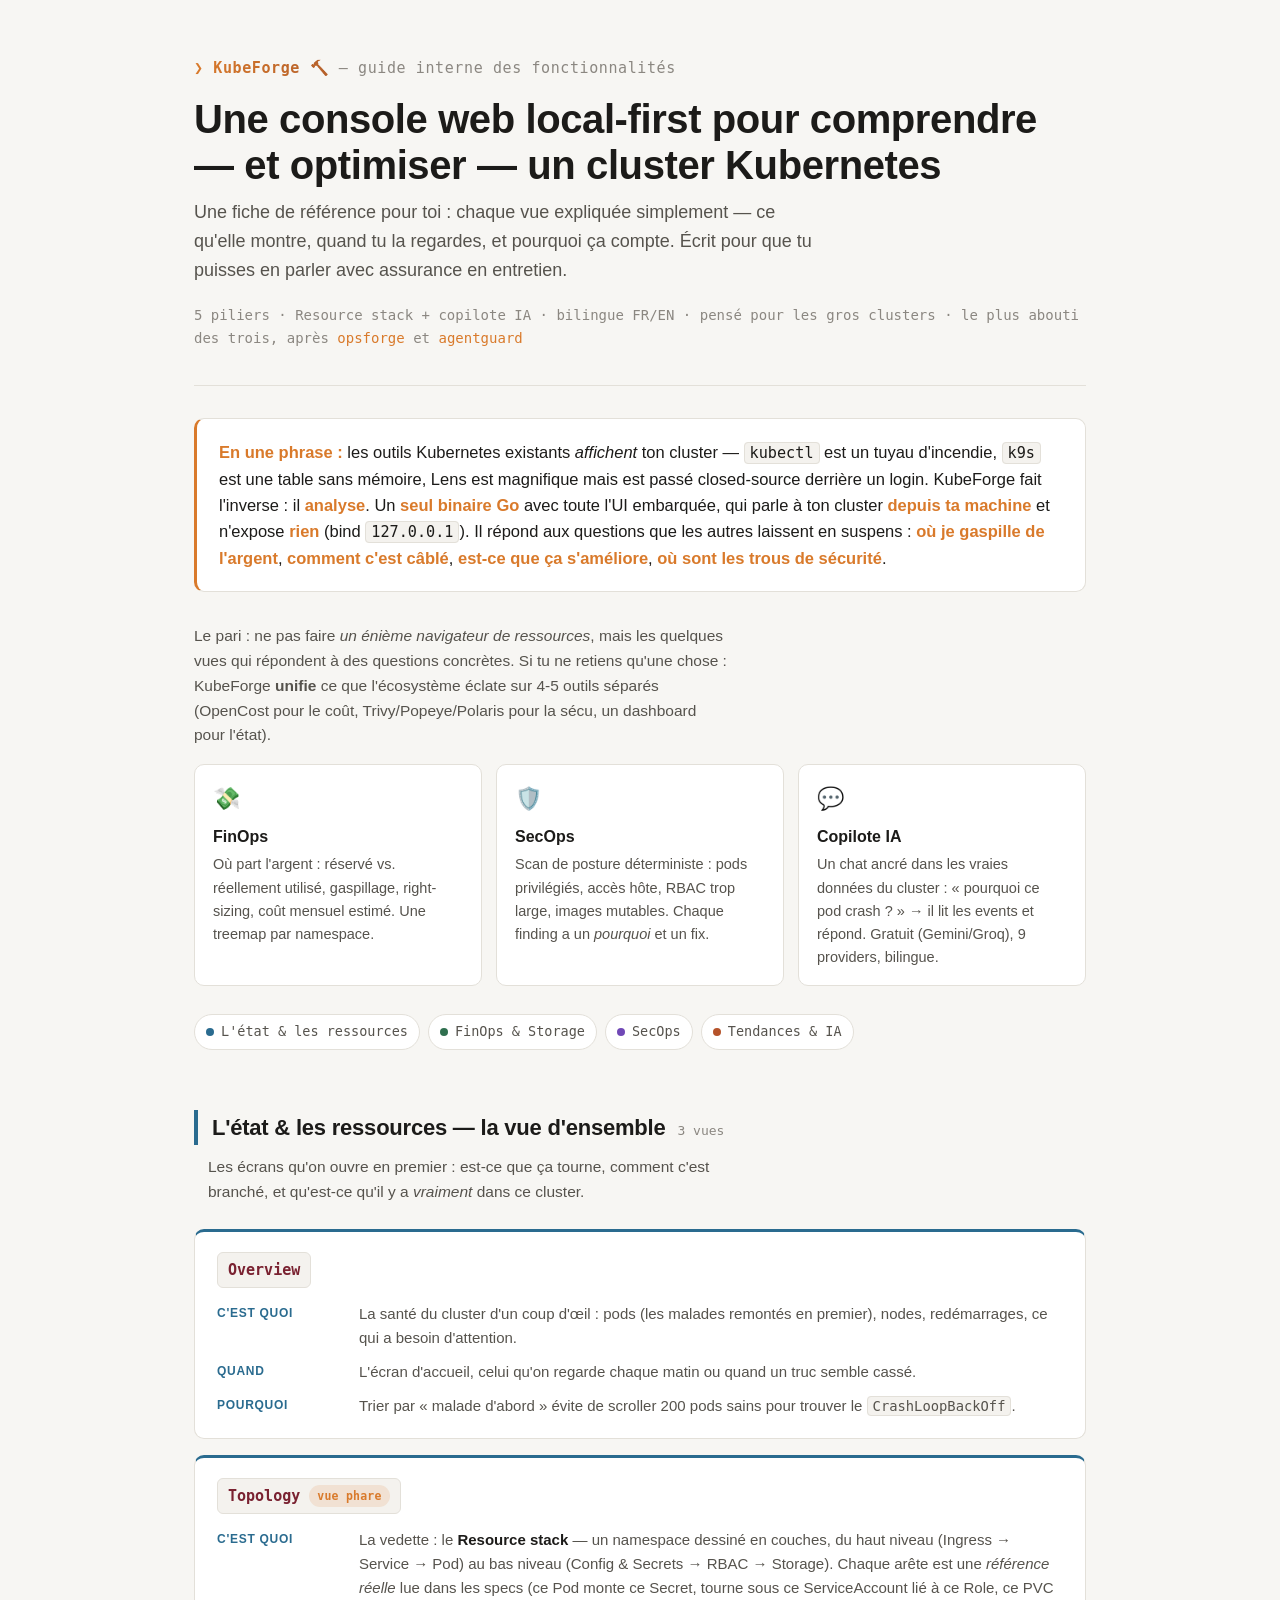
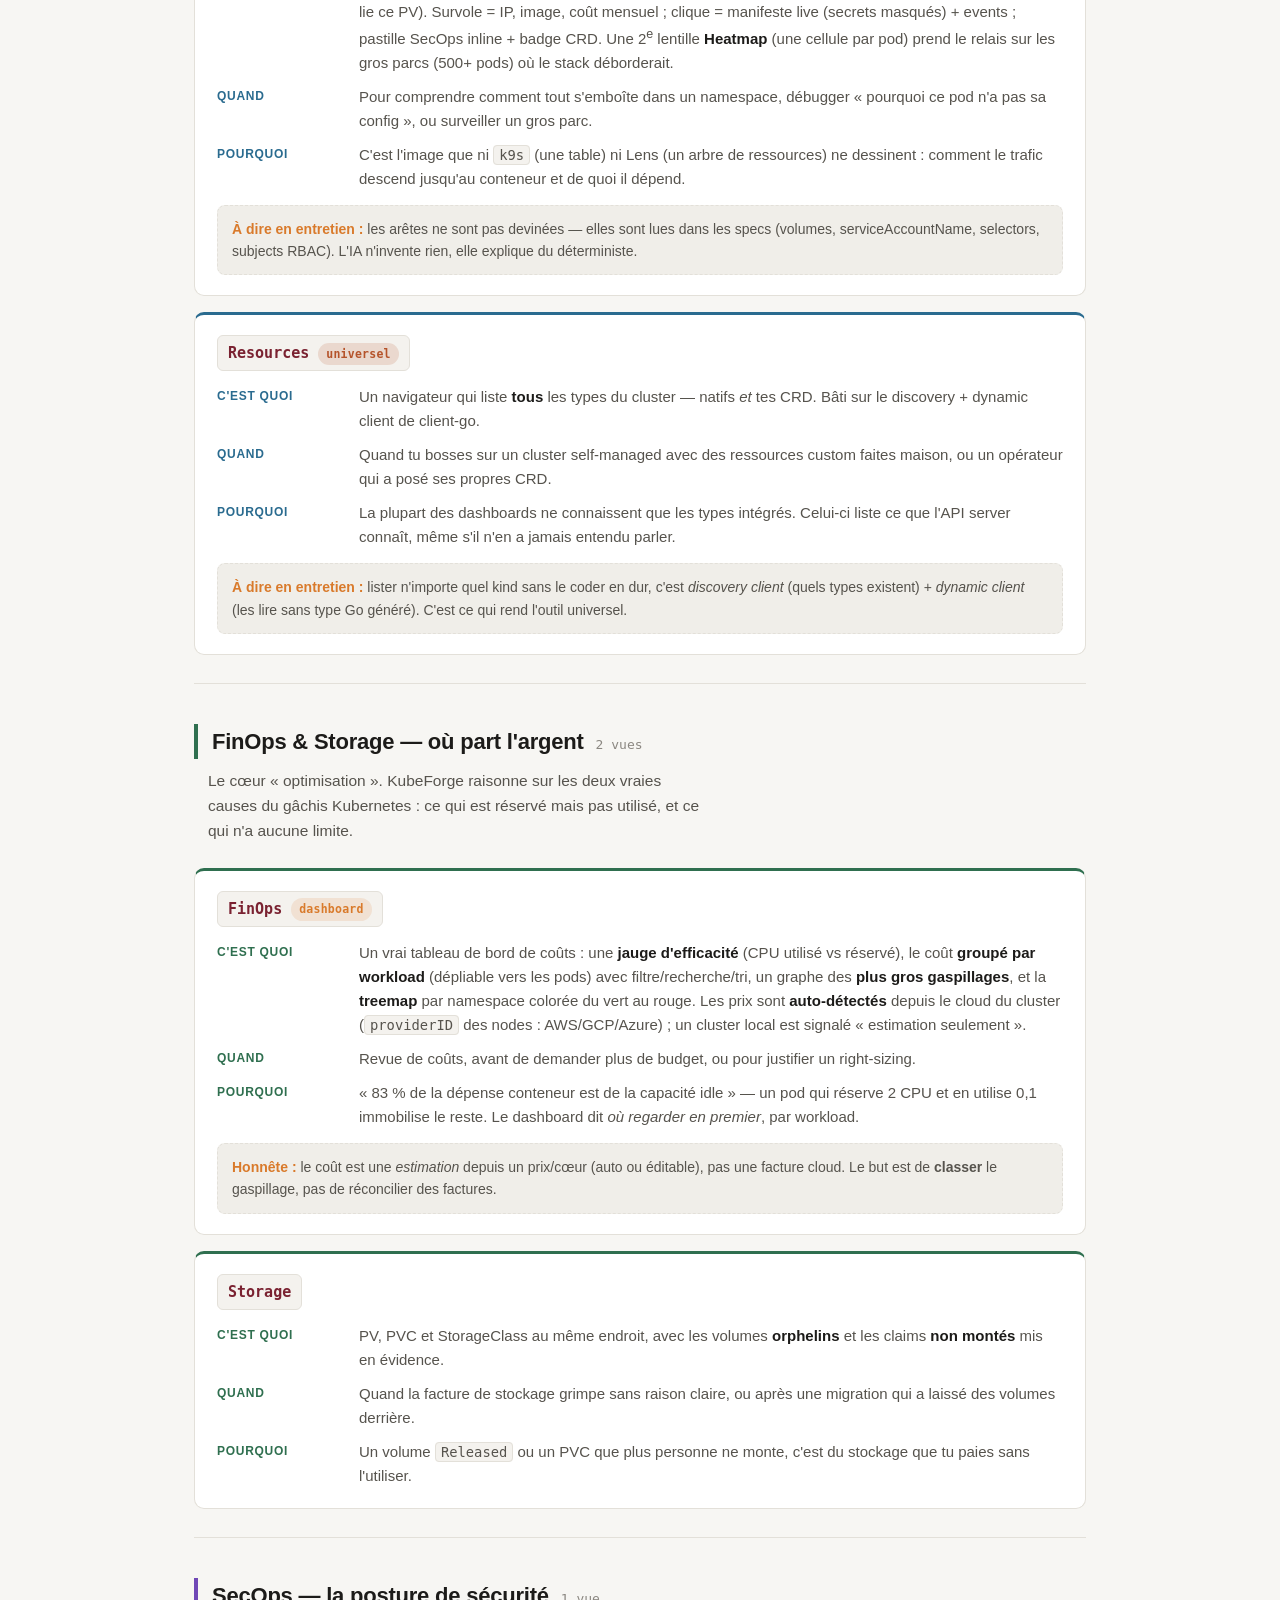
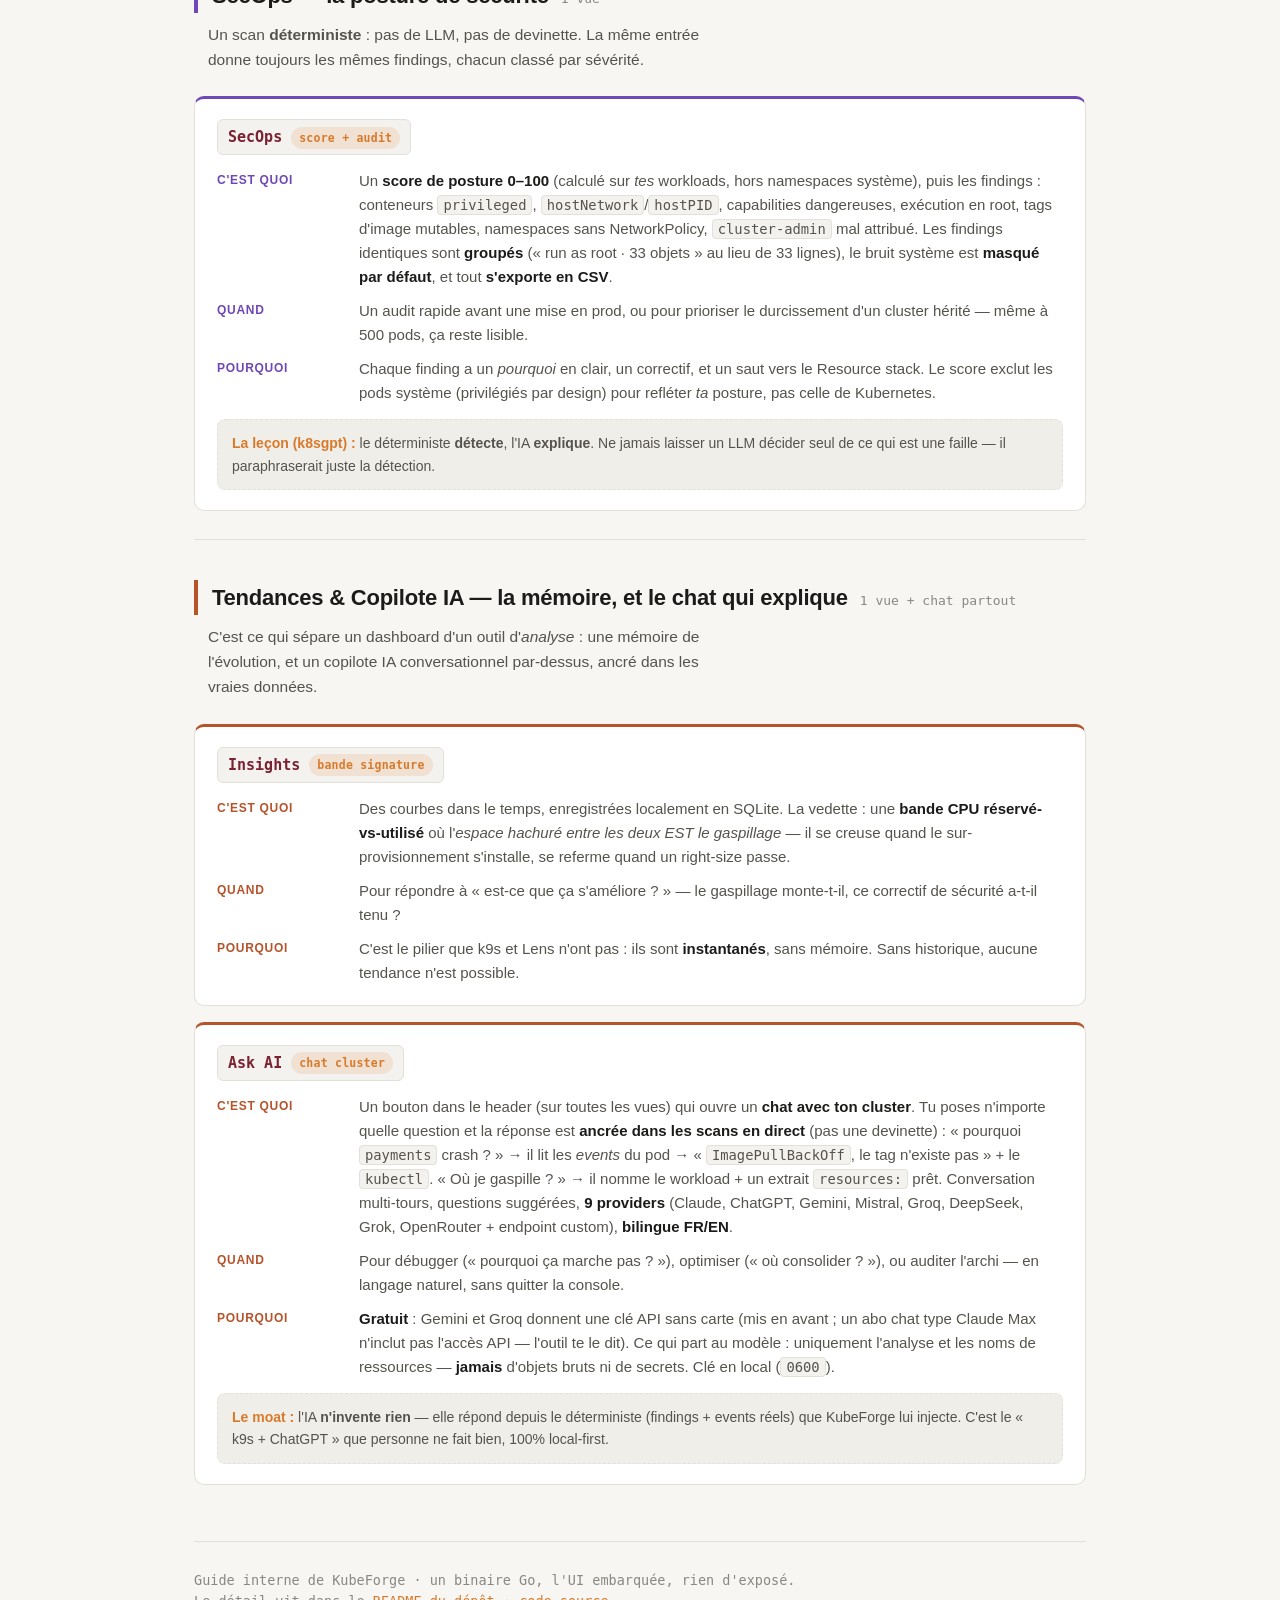
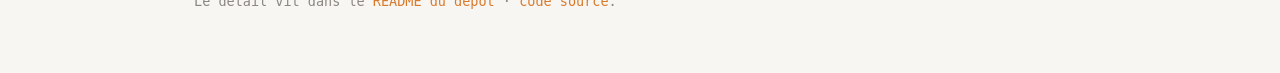
<file: kubeforge-guide.html>
<!DOCTYPE html>
<!-- Guide KubeForge — généré depuis _TEMPLATE.html. Design partagé : devops-guide.css. -->
<html lang="fr">
<head>
<meta charset="utf-8">
<meta name="viewport" content="width=device-width, initial-scale=1">
<title>KubeForge — guide des fonctionnalités</title>
<link rel="stylesheet" href="devops-guide.css">
<style>
  /* accent propre à KubeForge : le "forge-amber" de l'app, pour le distinguer
     d'opsforge (rouge-feu) et d'agentguard (violet). */
  :root { --accent: #d97a2b; --accent-2: #b5602a; }
</style>
</head>
<body>
<div class="wrap">

  <header>
    <div class="brand"><b>❯ KubeForge 🔨</b> — guide interne des fonctionnalités</div>
    <h1>Une console web local-first pour comprendre — et optimiser — un cluster Kubernetes</h1>
    <p class="lede">Une fiche de référence pour toi : chaque vue expliquée simplement — ce qu'elle montre, quand tu la regardes, et pourquoi ça compte. Écrit pour que tu puisses en parler avec assurance en entretien.</p>
    <div class="meta">5 piliers · Resource stack + copilote IA · bilingue FR/EN · pensé pour les gros clusters · le plus abouti des trois, après <a class="plain" href="opsforge-guide.html">opsforge</a> et <a class="plain" href="agentguard-guide.html">agentguard</a></div>
  </header>

  <div class="pitch">
    <p><strong>En une phrase :</strong> les outils Kubernetes existants <em>affichent</em> ton cluster — <code class="inline">kubectl</code> est un tuyau d'incendie, <code class="inline">k9s</code> est une table sans mémoire, Lens est magnifique mais est passé closed-source derrière un login. KubeForge fait l'inverse : il <strong>analyse</strong>. Un <strong>seul binaire Go</strong> avec toute l'UI embarquée, qui parle à ton cluster <strong>depuis ta machine</strong> et n'expose <strong>rien</strong> (bind <code class="inline">127.0.0.1</code>). Il répond aux questions que les autres laissent en suspens : <strong>où je gaspille de l'argent</strong>, <strong>comment c'est câblé</strong>, <strong>est-ce que ça s'améliore</strong>, <strong>où sont les trous de sécurité</strong>.</p>
  </div>

  <p class="intro">Le pari : ne pas faire <em>un énième navigateur de ressources</em>, mais les quelques vues qui répondent à des questions concrètes. Si tu ne retiens qu'une chose : KubeForge <strong>unifie</strong> ce que l'écosystème éclate sur 4-5 outils séparés (OpenCost pour le coût, Trivy/Popeye/Polaris pour la sécu, un dashboard pour l'état).</p>

  <div class="trio">
    <div class="t" style="--dot:var(--d-1)">
      <div class="ic">💸</div>
      <h4>FinOps</h4>
      <p>Où part l'argent : réservé vs. réellement utilisé, gaspillage, right-sizing, coût mensuel estimé. Une treemap par namespace.</p>
    </div>
    <div class="t" style="--dot:var(--d-2)">
      <div class="ic">🛡️</div>
      <h4>SecOps</h4>
      <p>Scan de posture déterministe : pods privilégiés, accès hôte, RBAC trop large, images mutables. Chaque finding a un <em>pourquoi</em> et un fix.</p>
    </div>
    <div class="t" style="--dot:var(--d-3)">
      <div class="ic">💬</div>
      <h4>Copilote IA</h4>
      <p>Un chat ancré dans les vraies données du cluster : « pourquoi ce pod crash ? » → il lit les events et répond. Gratuit (Gemini/Groq), 9 providers, bilingue.</p>
    </div>
  </div>

  <nav class="toc">
    <a href="#etat" style="--dot:var(--d-4)">L'état &amp; les ressources</a>
    <a href="#finops" style="--dot:var(--d-1)">FinOps &amp; Storage</a>
    <a href="#secops" style="--dot:var(--d-2)">SecOps</a>
    <a href="#insights" style="--dot:var(--d-3)">Tendances &amp; IA</a>
  </nav>

  <!-- ================= ÉTAT & RESSOURCES ================= -->
  <section class="domain" id="etat" style="--dot:var(--d-4)">
    <div class="domain-head">
      <h2>L'état &amp; les ressources — la vue d'ensemble</h2>
      <span class="count">3 vues</span>
    </div>
    <p class="domain-sub">Les écrans qu'on ouvre en premier : est-ce que ça tourne, comment c'est branché, et qu'est-ce qu'il y a <em>vraiment</em> dans ce cluster.</p>

    <div class="cards">

      <div class="card" style="--dot:var(--d-4)">
        <span class="cmd">Overview</span>
        <div class="rows">
          <div class="row"><div class="k">C'est quoi</div><div class="v">La santé du cluster d'un coup d'œil : pods (les malades remontés en premier), nodes, redémarrages, ce qui a besoin d'attention.</div></div>
          <div class="row"><div class="k">Quand</div><div class="v">L'écran d'accueil, celui qu'on regarde chaque matin ou quand un truc semble cassé.</div></div>
          <div class="row"><div class="k">Pourquoi</div><div class="v">Trier par « malade d'abord » évite de scroller 200 pods sains pour trouver le <code class="inline">CrashLoopBackOff</code>.</div></div>
        </div>
      </div>

      <div class="card" style="--dot:var(--d-4)">
        <span class="cmd">Topology <span class="pill accent">vue phare</span></span>
        <div class="rows">
          <div class="row"><div class="k">C'est quoi</div><div class="v">La vedette : le <strong>Resource stack</strong> — un namespace dessiné en couches, du haut niveau (Ingress → Service → Pod) au bas niveau (Config &amp; Secrets → RBAC → Storage). Chaque arête est une <em>référence réelle</em> lue dans les specs (ce Pod monte ce Secret, tourne sous ce ServiceAccount lié à ce Role, ce PVC lie ce PV). Survole = IP, image, coût mensuel ; clique = manifeste live (secrets masqués) + events ; pastille SecOps inline + badge CRD. Une 2<sup>e</sup> lentille <strong>Heatmap</strong> (une cellule par pod) prend le relais sur les gros parcs (500+ pods) où le stack déborderait.</div></div>
          <div class="row"><div class="k">Quand</div><div class="v">Pour comprendre comment tout s'emboîte dans un namespace, débugger « pourquoi ce pod n'a pas sa config », ou surveiller un gros parc.</div></div>
          <div class="row"><div class="k">Pourquoi</div><div class="v">C'est l'image que ni <code class="inline">k9s</code> (une table) ni Lens (un arbre de ressources) ne dessinent : comment le trafic descend jusqu'au conteneur et de quoi il dépend.</div></div>
        </div>
        <div class="note"><b>À dire en entretien :</b> les arêtes ne sont pas devinées — elles sont lues dans les specs (volumes, serviceAccountName, selectors, subjects RBAC). L'IA n'invente rien, elle explique du déterministe.</div>
      </div>

      <div class="card" style="--dot:var(--d-4)">
        <span class="cmd">Resources <span class="pill tag">universel</span></span>
        <div class="rows">
          <div class="row"><div class="k">C'est quoi</div><div class="v">Un navigateur qui liste <strong>tous</strong> les types du cluster — natifs <em>et</em> tes CRD. Bâti sur le discovery + dynamic client de client-go.</div></div>
          <div class="row"><div class="k">Quand</div><div class="v">Quand tu bosses sur un cluster self-managed avec des ressources custom faites maison, ou un opérateur qui a posé ses propres CRD.</div></div>
          <div class="row"><div class="k">Pourquoi</div><div class="v">La plupart des dashboards ne connaissent que les types intégrés. Celui-ci liste ce que l'API server connaît, même s'il n'en a jamais entendu parler.</div></div>
        </div>
        <div class="note"><b>À dire en entretien :</b> lister n'importe quel kind sans le coder en dur, c'est <em>discovery client</em> (quels types existent) + <em>dynamic client</em> (les lire sans type Go généré). C'est ce qui rend l'outil universel.</div>
      </div>

    </div>
  </section>

  <!-- ================= FINOPS & STORAGE ================= -->
  <section class="domain" id="finops" style="--dot:var(--d-1)">
    <div class="domain-head">
      <h2>FinOps &amp; Storage — où part l'argent</h2>
      <span class="count">2 vues</span>
    </div>
    <p class="domain-sub">Le cœur « optimisation ». KubeForge raisonne sur les deux vraies causes du gâchis Kubernetes : ce qui est réservé mais pas utilisé, et ce qui n'a aucune limite.</p>

    <div class="cards">

      <div class="card" style="--dot:var(--d-1)">
        <span class="cmd">FinOps <span class="pill accent">dashboard</span></span>
        <div class="rows">
          <div class="row"><div class="k">C'est quoi</div><div class="v">Un vrai tableau de bord de coûts : une <strong>jauge d'efficacité</strong> (CPU utilisé vs réservé), le coût <strong>groupé par workload</strong> (dépliable vers les pods) avec filtre/recherche/tri, un graphe des <strong>plus gros gaspillages</strong>, et la <strong>treemap</strong> par namespace colorée du vert au rouge. Les prix sont <strong>auto-détectés</strong> depuis le cloud du cluster (<code class="inline">providerID</code> des nodes : AWS/GCP/Azure) ; un cluster local est signalé « estimation seulement ».</div></div>
          <div class="row"><div class="k">Quand</div><div class="v">Revue de coûts, avant de demander plus de budget, ou pour justifier un right-sizing.</div></div>
          <div class="row"><div class="k">Pourquoi</div><div class="v">« 83 % de la dépense conteneur est de la capacité idle » — un pod qui réserve 2 CPU et en utilise 0,1 immobilise le reste. Le dashboard dit <em>où regarder en premier</em>, par workload.</div></div>
        </div>
        <div class="note"><b>Honnête :</b> le coût est une <em>estimation</em> depuis un prix/cœur (auto ou éditable), pas une facture cloud. Le but est de <strong>classer</strong> le gaspillage, pas de réconcilier des factures.</div>
      </div>

      <div class="card" style="--dot:var(--d-1)">
        <span class="cmd">Storage</span>
        <div class="rows">
          <div class="row"><div class="k">C'est quoi</div><div class="v">PV, PVC et StorageClass au même endroit, avec les volumes <strong>orphelins</strong> et les claims <strong>non montés</strong> mis en évidence.</div></div>
          <div class="row"><div class="k">Quand</div><div class="v">Quand la facture de stockage grimpe sans raison claire, ou après une migration qui a laissé des volumes derrière.</div></div>
          <div class="row"><div class="k">Pourquoi</div><div class="v">Un volume <code class="inline">Released</code> ou un PVC que plus personne ne monte, c'est du stockage que tu paies sans l'utiliser.</div></div>
        </div>
      </div>

    </div>
  </section>

  <!-- ================= SECOPS ================= -->
  <section class="domain" id="secops" style="--dot:var(--d-2)">
    <div class="domain-head">
      <h2>SecOps — la posture de sécurité</h2>
      <span class="count">1 vue</span>
    </div>
    <p class="domain-sub">Un scan <strong>déterministe</strong> : pas de LLM, pas de devinette. La même entrée donne toujours les mêmes findings, chacun classé par sévérité.</p>

    <div class="cards">

      <div class="card" style="--dot:var(--d-2)">
        <span class="cmd">SecOps <span class="pill accent">score + audit</span></span>
        <div class="rows">
          <div class="row"><div class="k">C'est quoi</div><div class="v">Un <strong>score de posture 0–100</strong> (calculé sur <em>tes</em> workloads, hors namespaces système), puis les findings : conteneurs <code class="inline">privileged</code>, <code class="inline">hostNetwork</code>/<code class="inline">hostPID</code>, capabilities dangereuses, exécution en root, tags d'image mutables, namespaces sans NetworkPolicy, <code class="inline">cluster-admin</code> mal attribué. Les findings identiques sont <strong>groupés</strong> (« run as root · 33 objets » au lieu de 33 lignes), le bruit système est <strong>masqué par défaut</strong>, et tout <strong>s'exporte en CSV</strong>.</div></div>
          <div class="row"><div class="k">Quand</div><div class="v">Un audit rapide avant une mise en prod, ou pour prioriser le durcissement d'un cluster hérité — même à 500 pods, ça reste lisible.</div></div>
          <div class="row"><div class="k">Pourquoi</div><div class="v">Chaque finding a un <em>pourquoi</em> en clair, un correctif, et un saut vers le Resource stack. Le score exclut les pods système (privilégiés par design) pour refléter <em>ta</em> posture, pas celle de Kubernetes.</div></div>
        </div>
        <div class="note"><b>La leçon (k8sgpt) :</b> le déterministe <strong>détecte</strong>, l'IA <strong>explique</strong>. Ne jamais laisser un LLM décider seul de ce qui est une faille — il paraphraserait juste la détection.</div>
      </div>

    </div>
  </section>

  <!-- ================= TENDANCES & IA ================= -->
  <section class="domain" id="insights" style="--dot:var(--d-3)">
    <div class="domain-head">
      <h2>Tendances &amp; Copilote IA — la mémoire, et le chat qui explique</h2>
      <span class="count">1 vue + chat partout</span>
    </div>
    <p class="domain-sub">C'est ce qui sépare un dashboard d'un outil d'<em>analyse</em> : une mémoire de l'évolution, et un copilote IA conversationnel par-dessus, ancré dans les vraies données.</p>

    <div class="cards">

      <div class="card" style="--dot:var(--d-3)">
        <span class="cmd">Insights <span class="pill accent">bande signature</span></span>
        <div class="rows">
          <div class="row"><div class="k">C'est quoi</div><div class="v">Des courbes dans le temps, enregistrées localement en SQLite. La vedette : une <strong>bande CPU réservé-vs-utilisé</strong> où l'<em>espace hachuré entre les deux EST le gaspillage</em> — il se creuse quand le sur-provisionnement s'installe, se referme quand un right-size passe.</div></div>
          <div class="row"><div class="k">Quand</div><div class="v">Pour répondre à « est-ce que ça s'améliore ? » — le gaspillage monte-t-il, ce correctif de sécurité a-t-il tenu ?</div></div>
          <div class="row"><div class="k">Pourquoi</div><div class="v">C'est le pilier que k9s et Lens n'ont pas : ils sont <strong>instantanés</strong>, sans mémoire. Sans historique, aucune tendance n'est possible.</div></div>
        </div>
      </div>

      <div class="card" style="--dot:var(--d-3)">
        <span class="cmd">Ask AI <span class="pill accent">chat cluster</span></span>
        <div class="rows">
          <div class="row"><div class="k">C'est quoi</div><div class="v">Un bouton dans le header (sur toutes les vues) qui ouvre un <strong>chat avec ton cluster</strong>. Tu poses n'importe quelle question et la réponse est <strong>ancrée dans les scans en direct</strong> (pas une devinette) : « pourquoi <code class="inline">payments</code> crash ? » → il lit les <em>events</em> du pod → « <code class="inline">ImagePullBackOff</code>, le tag n'existe pas » + le <code class="inline">kubectl</code>. « Où je gaspille ? » → il nomme le workload + un extrait <code class="inline">resources:</code> prêt. Conversation multi-tours, questions suggérées, <strong>9 providers</strong> (Claude, ChatGPT, Gemini, Mistral, Groq, DeepSeek, Grok, OpenRouter + endpoint custom), <strong>bilingue FR/EN</strong>.</div></div>
          <div class="row"><div class="k">Quand</div><div class="v">Pour débugger (« pourquoi ça marche pas ? »), optimiser (« où consolider ? »), ou auditer l'archi — en langage naturel, sans quitter la console.</div></div>
          <div class="row"><div class="k">Pourquoi</div><div class="v"><strong>Gratuit</strong> : Gemini et Groq donnent une clé API sans carte (mis en avant ; un abo chat type Claude Max n'inclut pas l'accès API — l'outil te le dit). Ce qui part au modèle : uniquement l'analyse et les noms de ressources — <strong>jamais</strong> d'objets bruts ni de secrets. Clé en local (<code class="inline">0600</code>).</div></div>
        </div>
        <div class="note"><b>Le moat :</b> l'IA <strong>n'invente rien</strong> — elle répond depuis le déterministe (findings + events réels) que KubeForge lui injecte. C'est le « k9s + ChatGPT » que personne ne fait bien, 100% local-first.</div>
      </div>

    </div>
  </section>

  <!-- ================= PIED DE PAGE ================= -->
  <footer>
    Guide interne de KubeForge · un binaire Go, l'UI embarquée, rien d'exposé.<br>
    Le détail vit dans le <a class="plain" href="https://github.com/Mrg77/kubeforge#readme">README du dépôt</a> · <a class="plain" href="https://github.com/Mrg77/kubeforge">code source</a>.
  </footer>

</div>
</body>
</html>
</file>
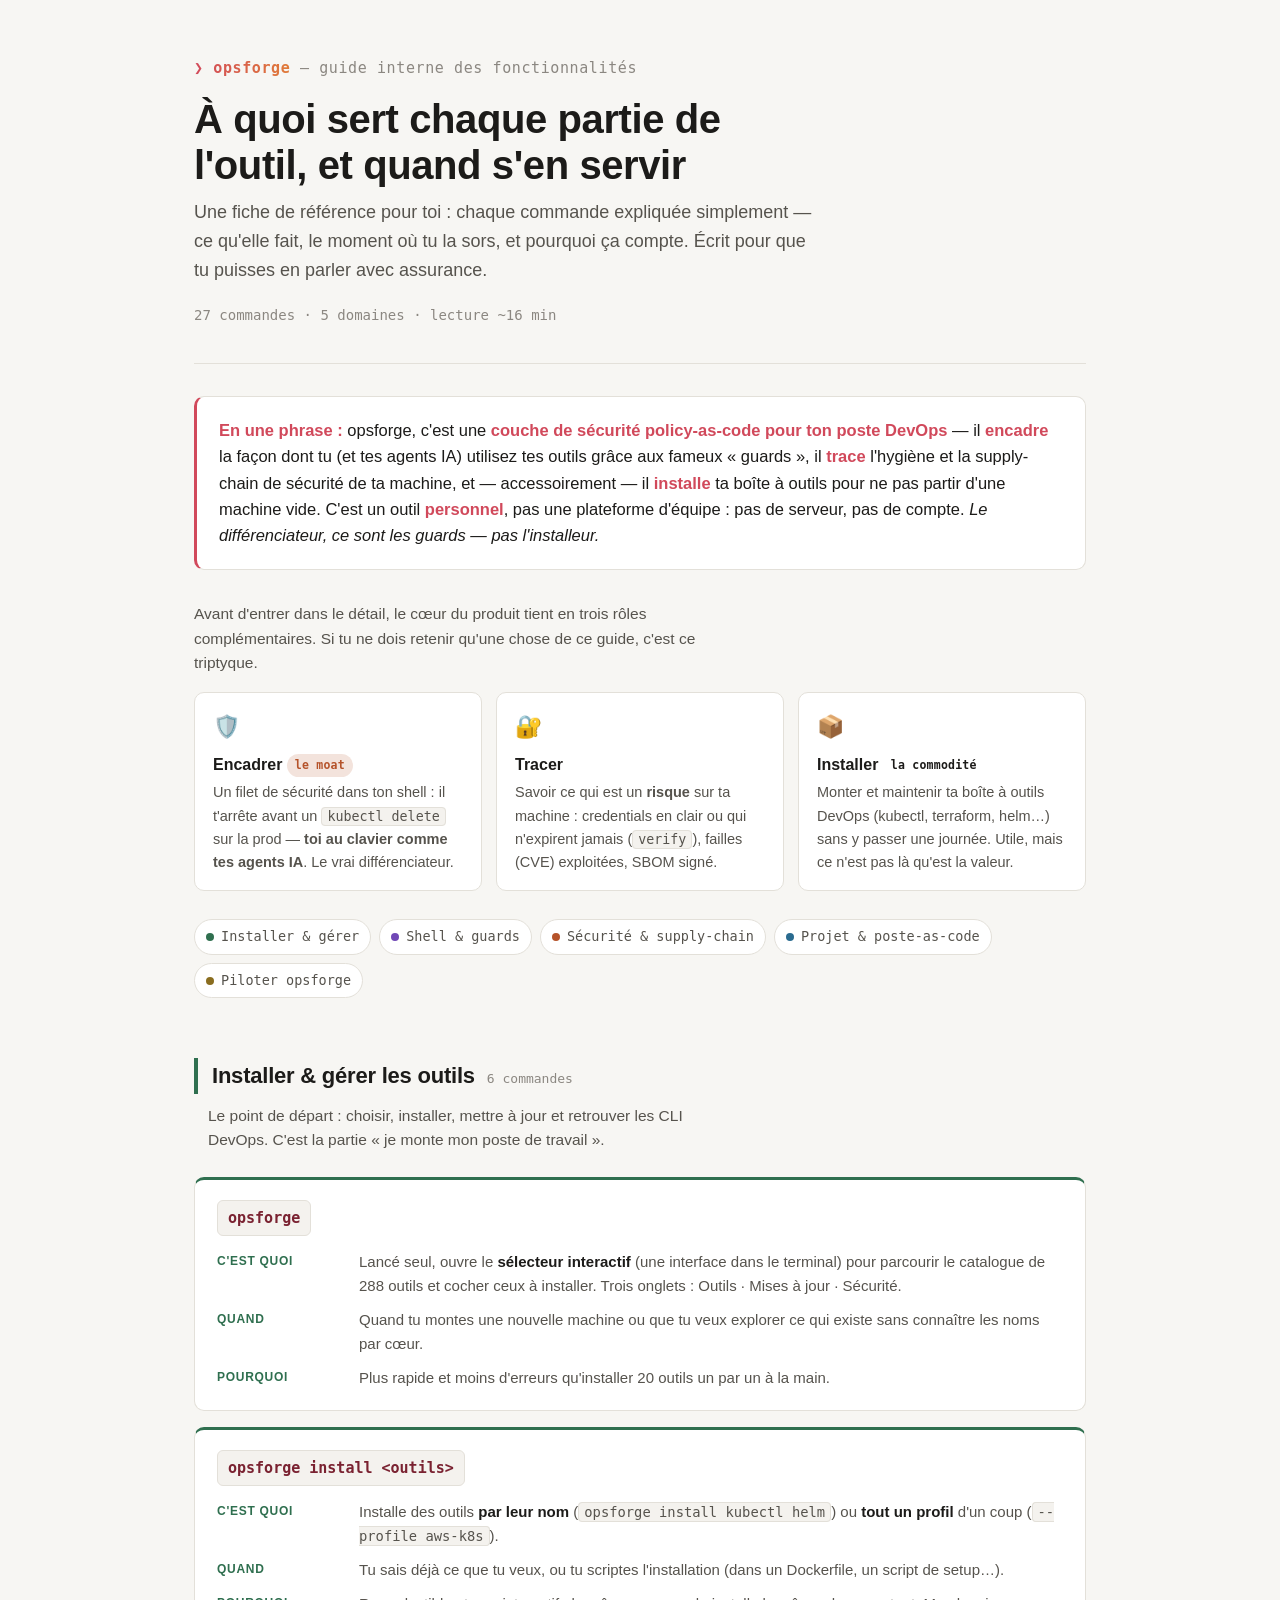
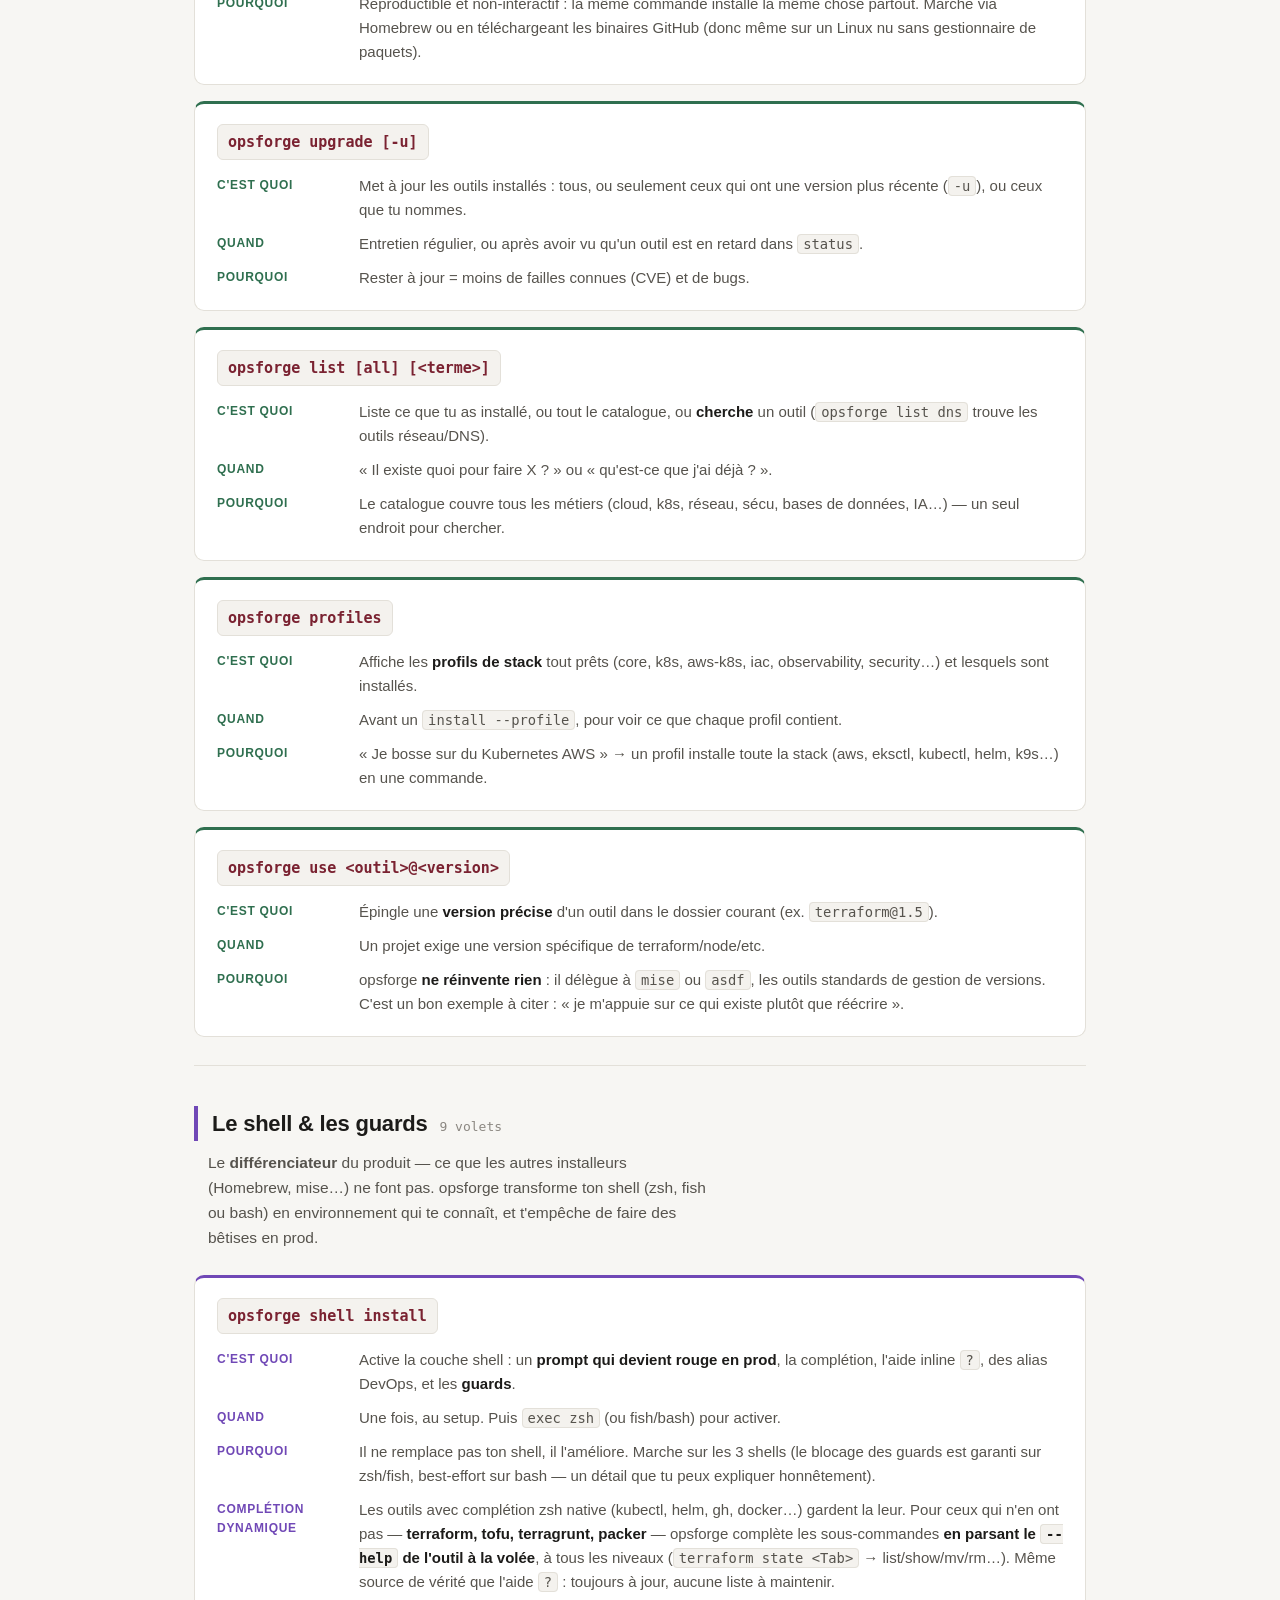
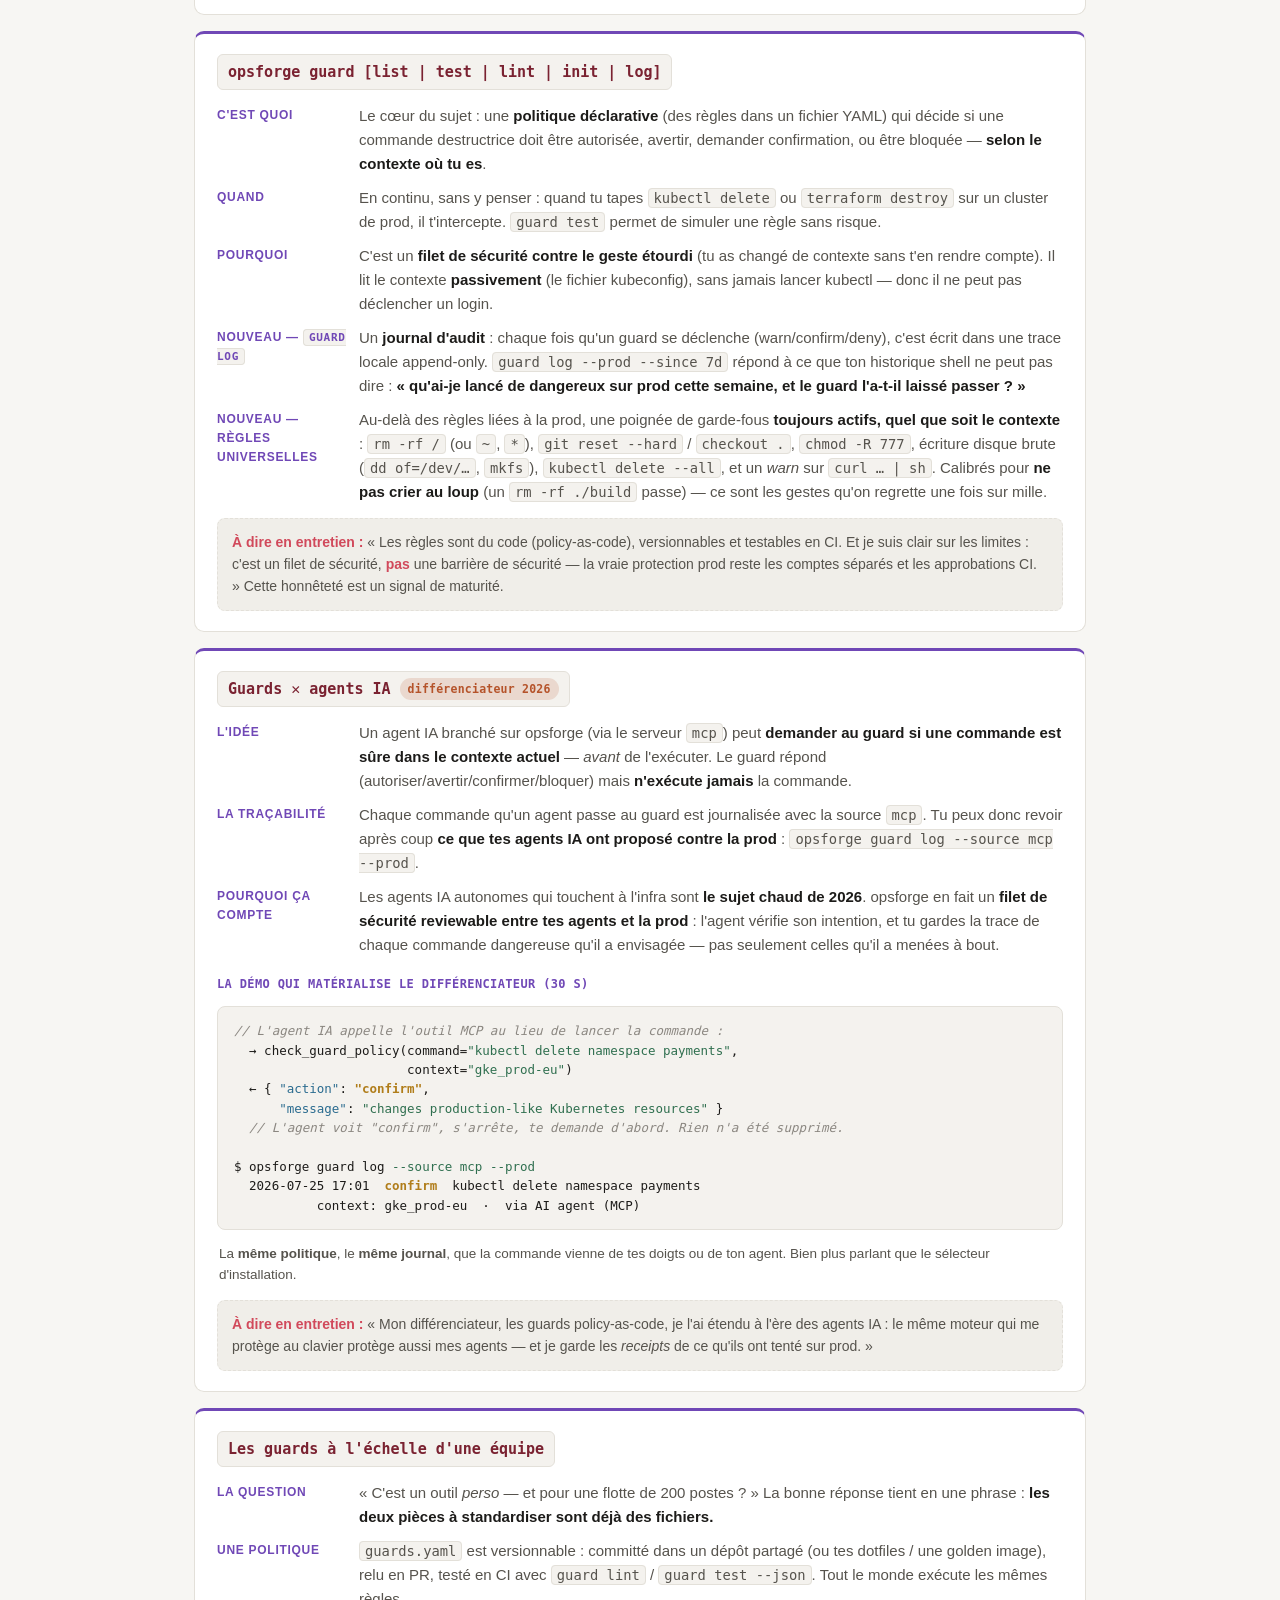
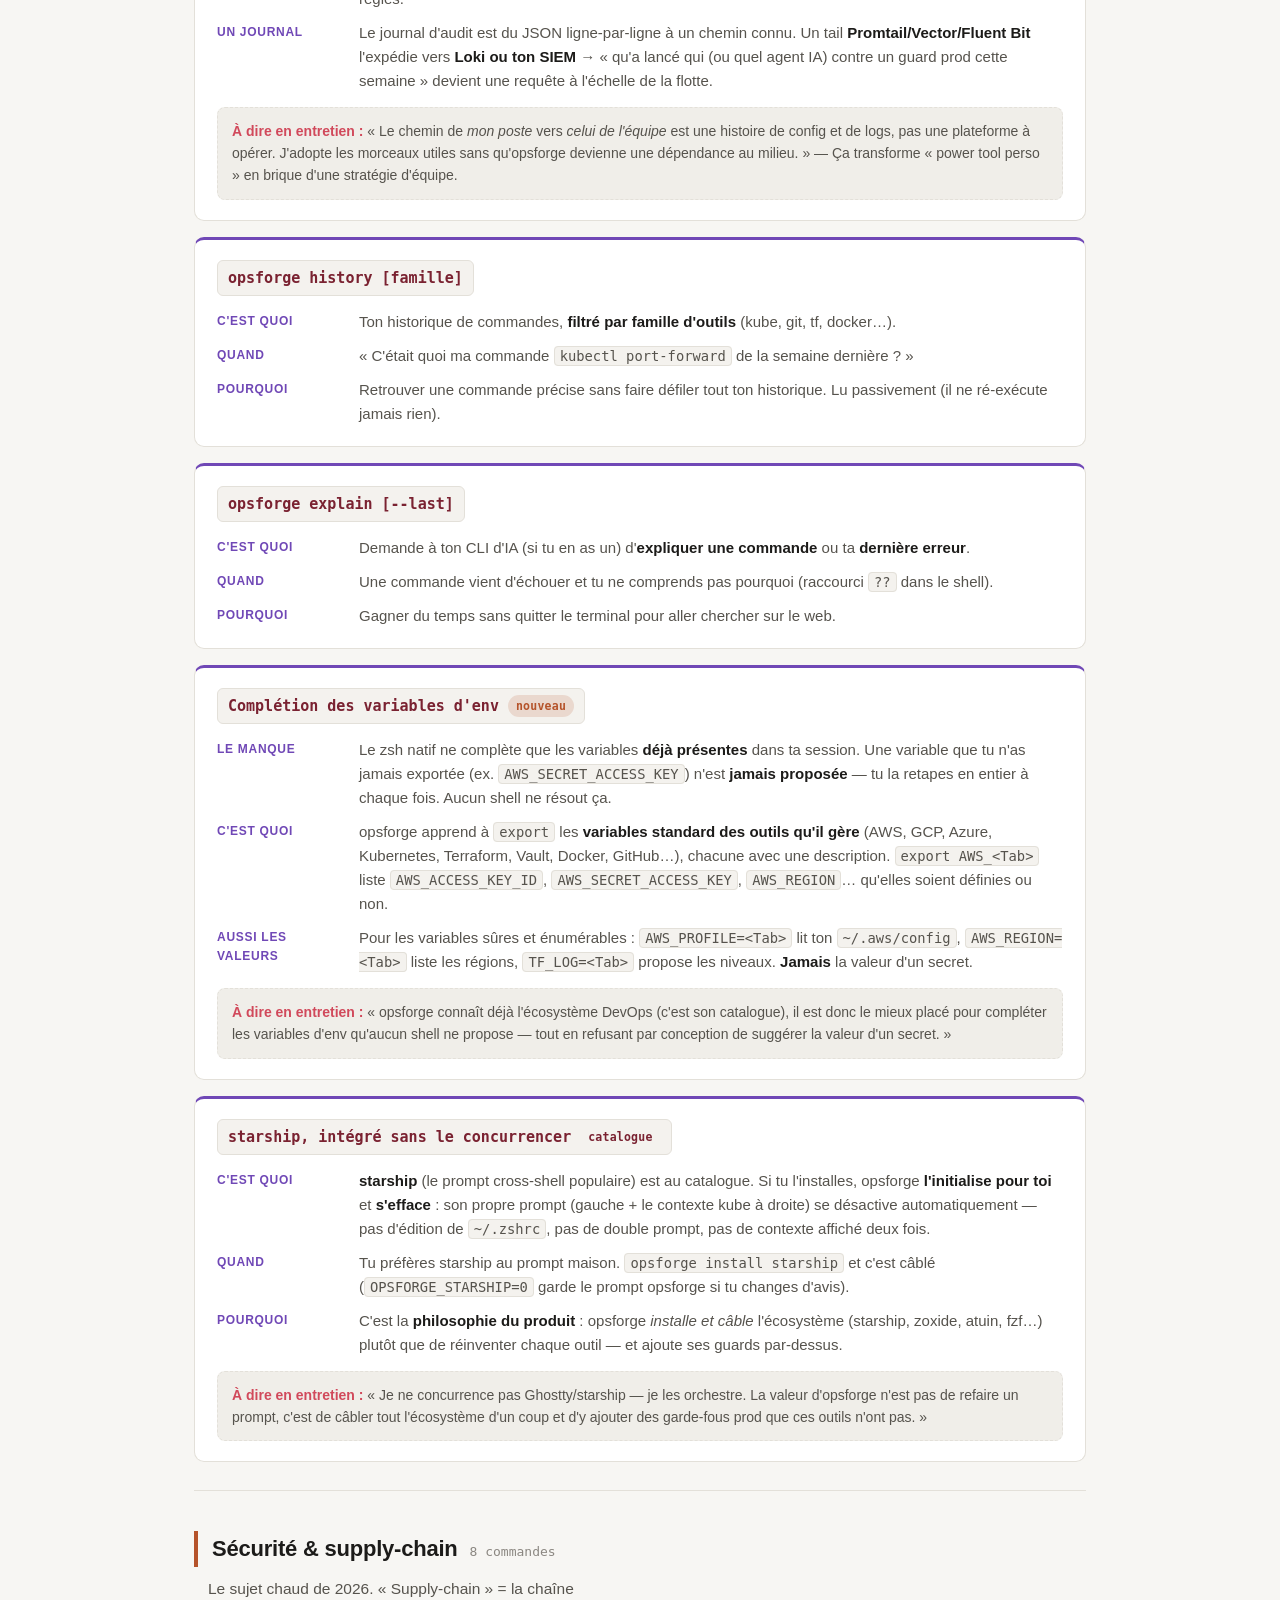
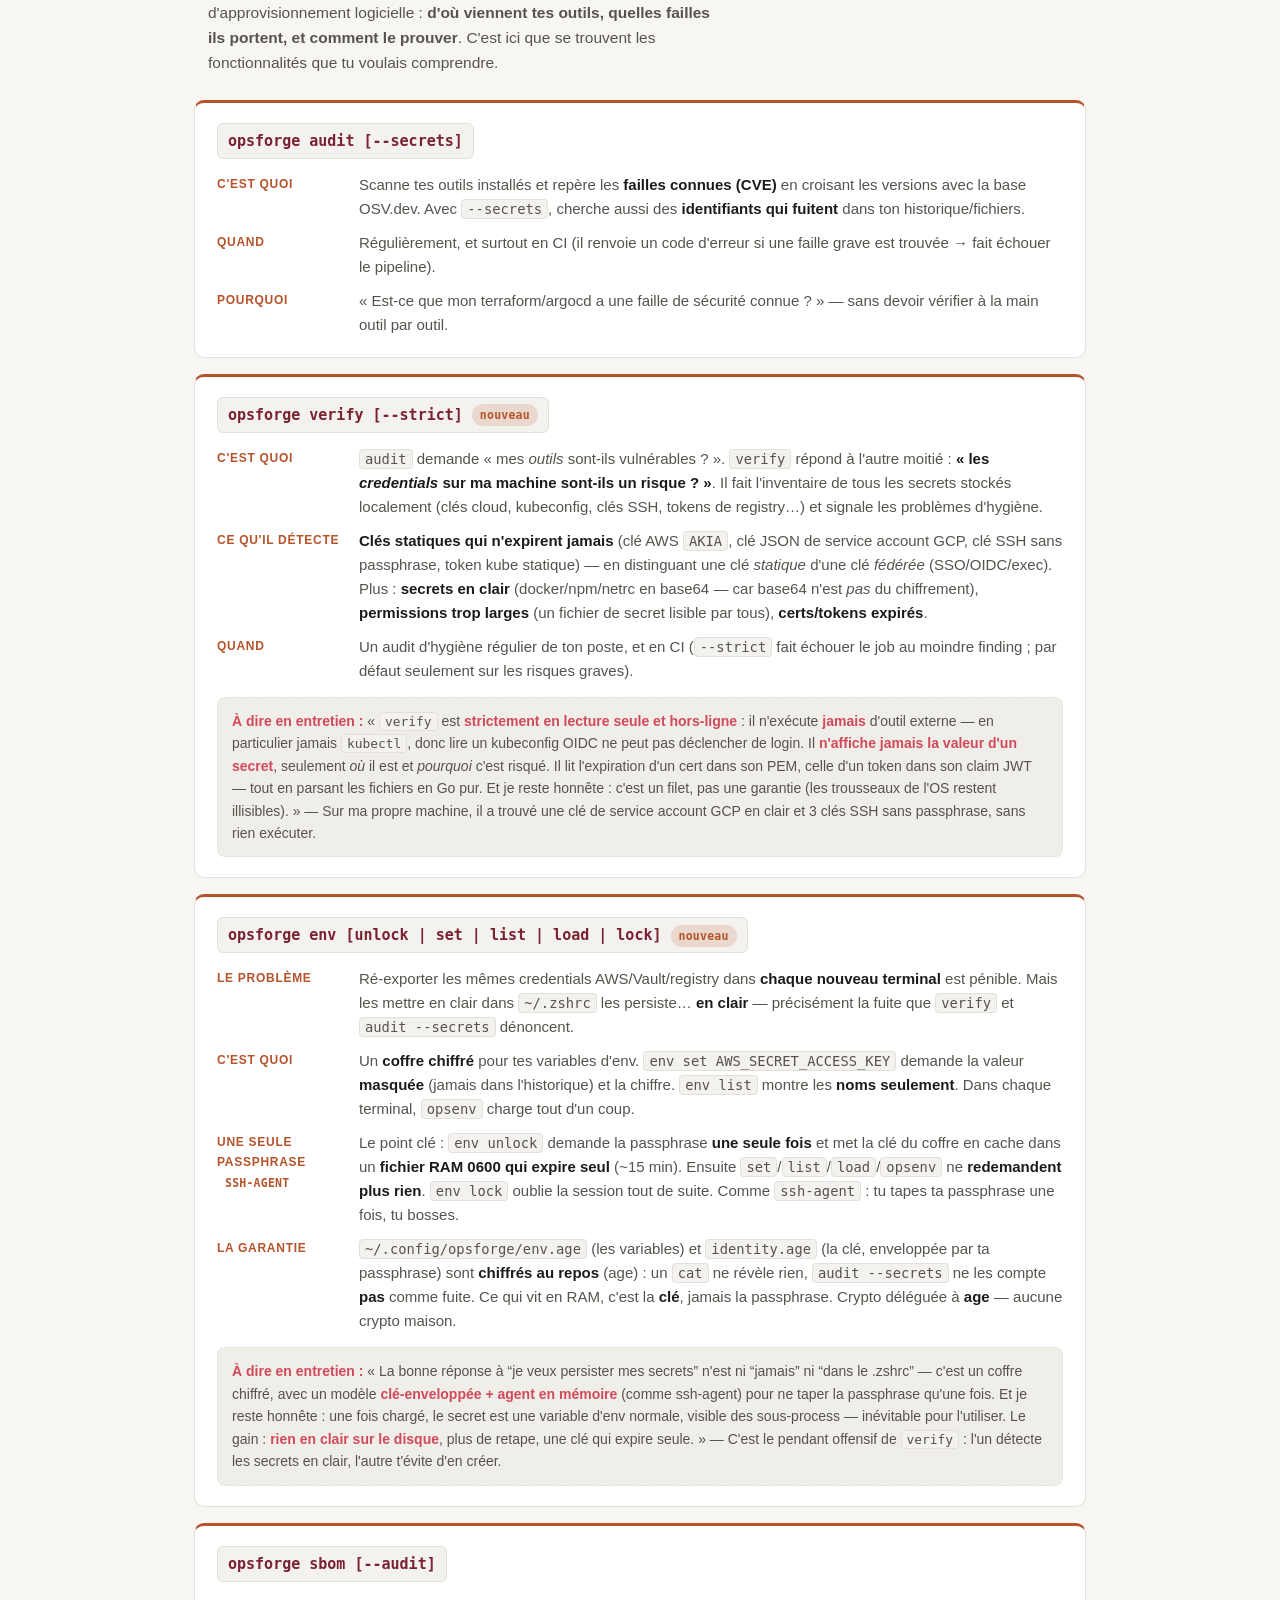
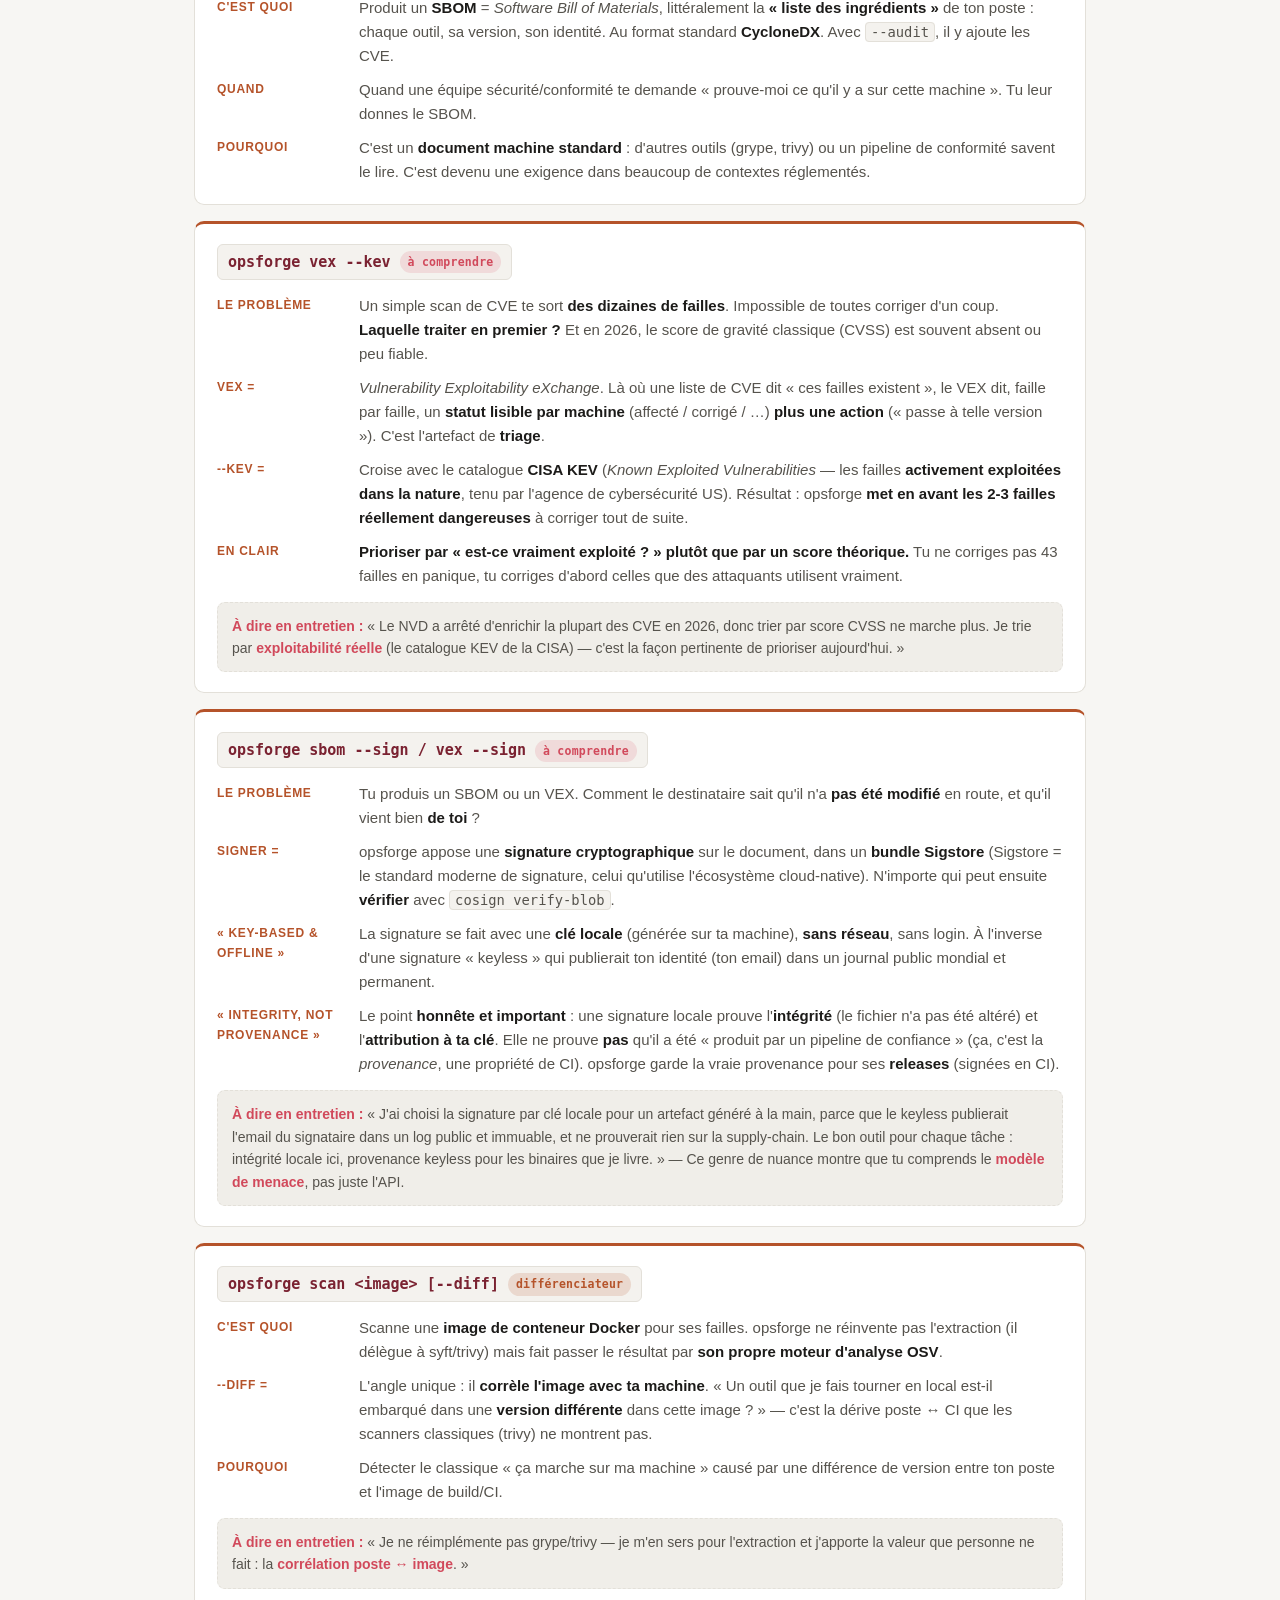
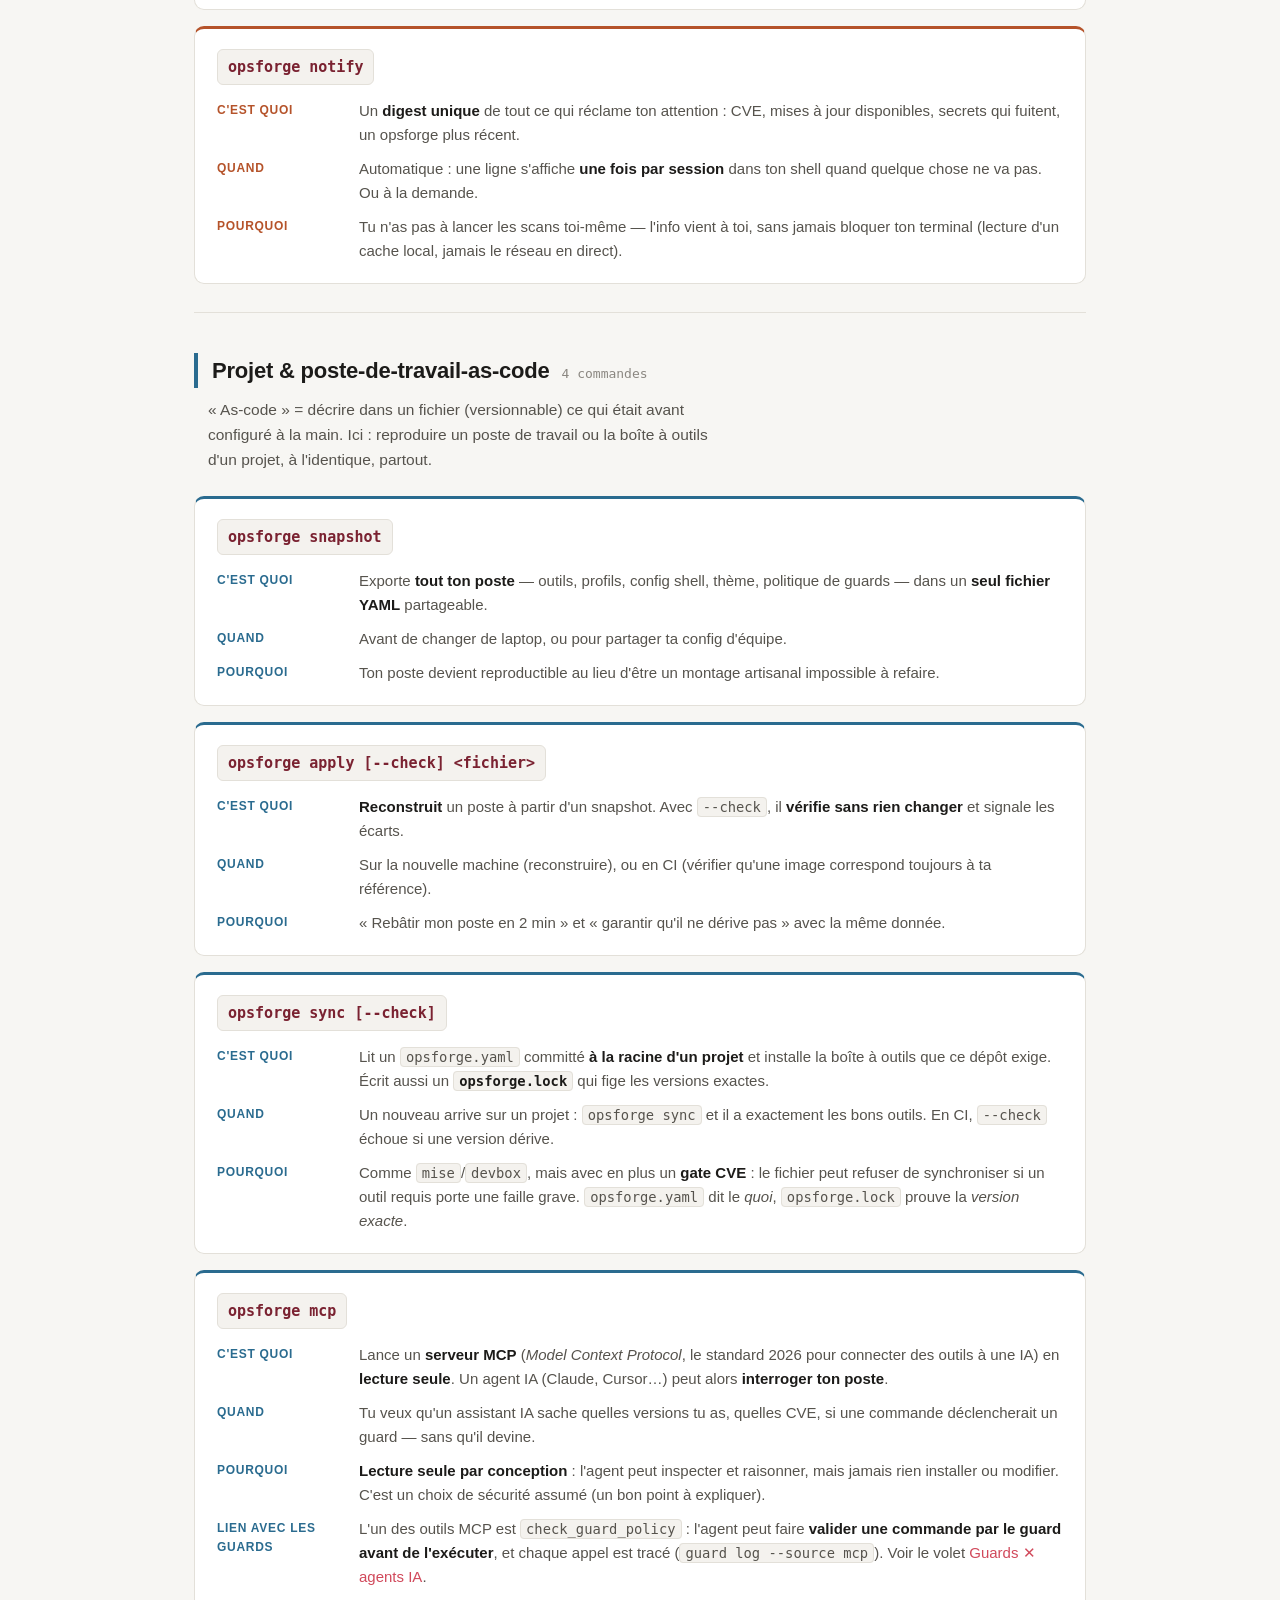
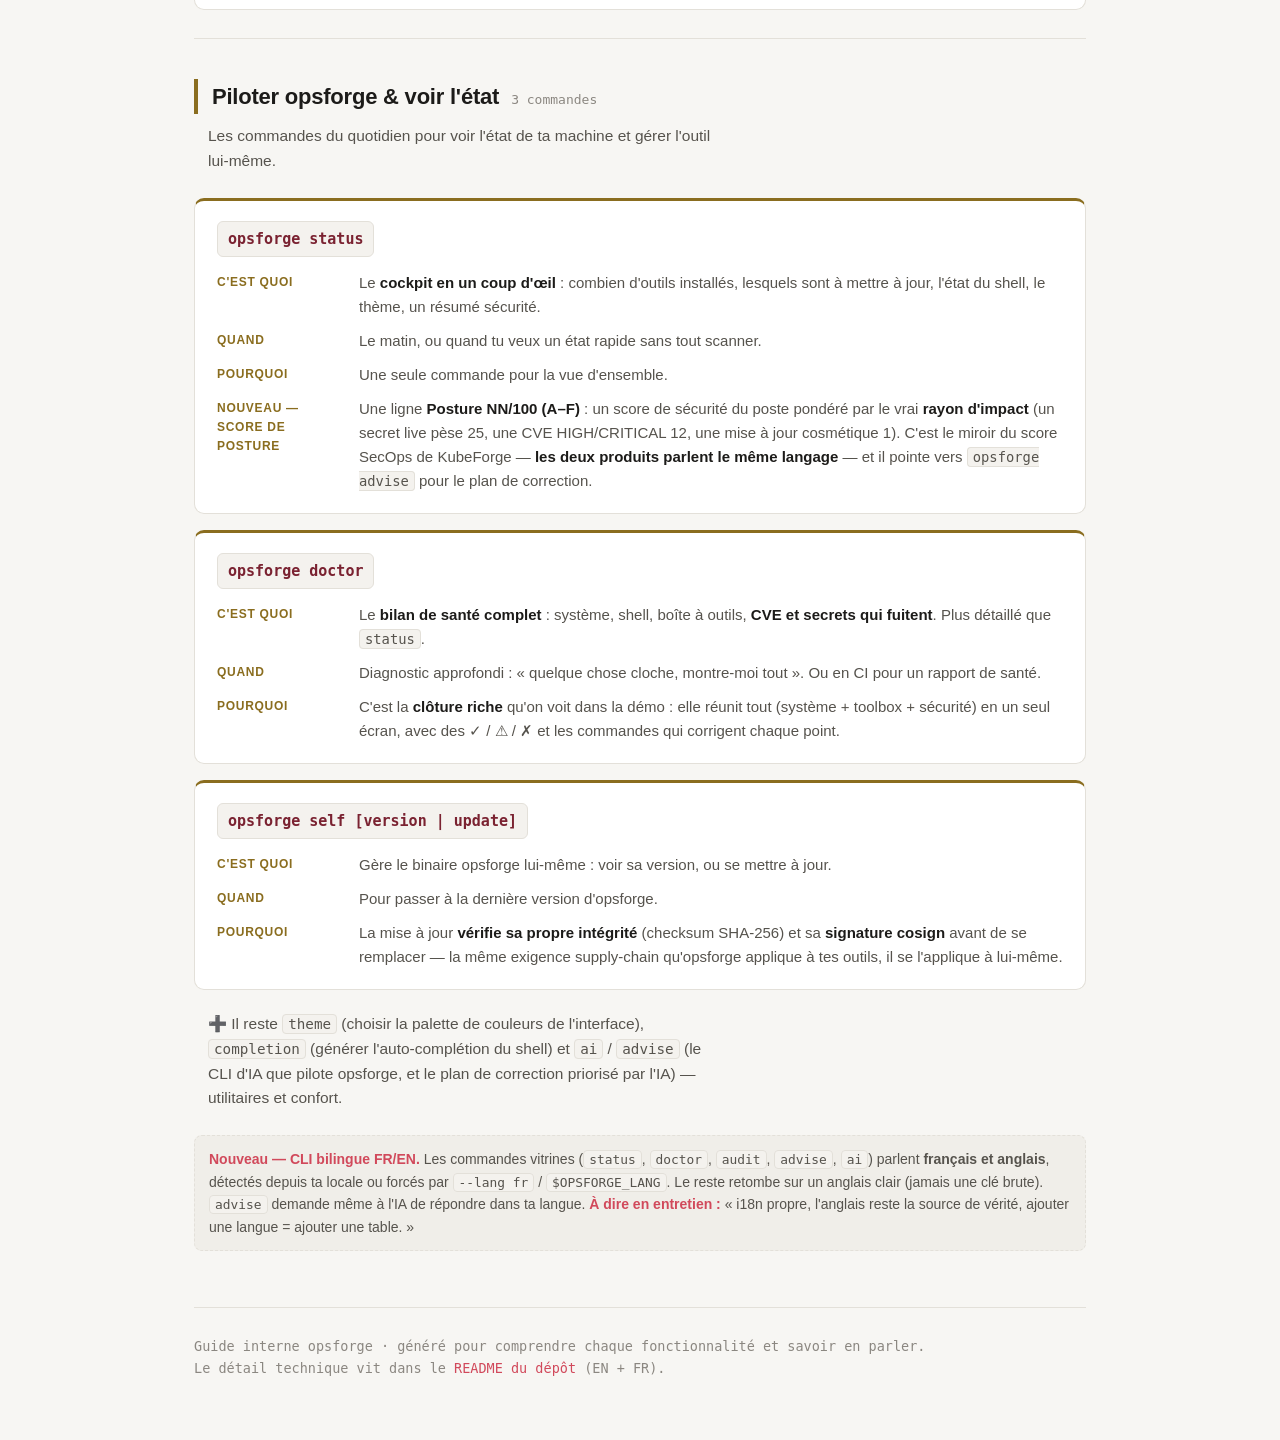
<file: opsforge-guide.html>
<!DOCTYPE html>
<!-- Page de guide générée avec le template DevOps (voir _TEMPLATE.html).
     Design partagé : devops-guide.css. -->
<html lang="fr">
<head>
<meta charset="utf-8">
<meta name="viewport" content="width=device-width, initial-scale=1">
<title>opsforge — guide des fonctionnalités</title>
<link rel="stylesheet" href="devops-guide.css">
<style>
  /* accent propre à opsforge : le rouge-feu par défaut convient */
  :root { --accent: #d1495b; --accent-2: #e07b39; }
</style>
</head>
<body>
<div class="wrap">

  <header>
    <div class="brand"><b>❯ opsforge</b> — guide interne des fonctionnalités</div>
    <h1>À quoi sert chaque partie de l'outil, et quand s'en servir</h1>
    <p class="lede">Une fiche de référence pour toi : chaque commande expliquée simplement — ce qu'elle fait, le moment où tu la sors, et pourquoi ça compte. Écrit pour que tu puisses en parler avec assurance.</p>
    <div class="meta">27 commandes · 5 domaines · lecture ~16 min</div>
  </header>

  <div class="pitch">
    <p><strong>En une phrase :</strong> opsforge, c'est une <strong>couche de sécurité policy-as-code pour ton poste DevOps</strong> — il <strong>encadre</strong> la façon dont tu (et tes agents IA) utilisez tes outils grâce aux fameux « guards », il <strong>trace</strong> l'hygiène et la supply-chain de sécurité de ta machine, et — accessoirement — il <strong>installe</strong> ta boîte à outils pour ne pas partir d'une machine vide. C'est un outil <strong>personnel</strong>, pas une plateforme d'équipe : pas de serveur, pas de compte. <em>Le différenciateur, ce sont les guards — pas l'installeur.</em></p>
  </div>

  <p class="intro">Avant d'entrer dans le détail, le cœur du produit tient en trois rôles complémentaires. Si tu ne dois retenir qu'une chose de ce guide, c'est ce triptyque.</p>

  <div class="trio">
    <div class="t" style="--dot:var(--d-2)">
      <div class="ic">🛡️</div>
      <h4>Encadrer <span class="pill tag">le moat</span></h4>
      <p>Un filet de sécurité dans ton shell : il t'arrête avant un <code class="inline">kubectl delete</code> sur la prod — <strong>toi au clavier comme tes agents IA</strong>. Le vrai différenciateur.</p>
    </div>
    <div class="t" style="--dot:var(--d-3)">
      <div class="ic">🔐</div>
      <h4>Tracer</h4>
      <p>Savoir ce qui est un <strong>risque</strong> sur ta machine : credentials en clair ou qui n'expirent jamais (<code class="inline">verify</code>), failles (CVE) exploitées, SBOM signé.</p>
    </div>
    <div class="t" style="--dot:var(--d-1)">
      <div class="ic">📦</div>
      <h4>Installer <span class="pill">la commodité</span></h4>
      <p>Monter et maintenir ta boîte à outils DevOps (kubectl, terraform, helm…) sans y passer une journée. Utile, mais ce n'est pas là qu'est la valeur.</p>
    </div>
  </div>

  <nav class="toc">
    <a href="#install" style="--dot:var(--d-1)">Installer &amp; gérer</a>
    <a href="#shell"   style="--dot:var(--d-2)">Shell &amp; guards</a>
    <a href="#supply"  style="--dot:var(--d-3)">Sécurité &amp; supply-chain</a>
    <a href="#project" style="--dot:var(--d-4)">Projet &amp; poste-as-code</a>
    <a href="#ops"     style="--dot:var(--d-5)">Piloter opsforge</a>
  </nav>

  <!-- ================= INSTALLER ================= -->
  <section class="domain" id="install" style="--dot:var(--d-1)">
    <div class="domain-head">
      <h2>Installer &amp; gérer les outils</h2>
      <span class="count">6 commandes</span>
    </div>
    <p class="domain-sub">Le point de départ : choisir, installer, mettre à jour et retrouver les CLI DevOps. C'est la partie « je monte mon poste de travail ».</p>

    <div class="cards">

      <div class="card" style="--dot:var(--d-1)">
        <span class="cmd">opsforge</span>
        <div class="rows">
          <div class="row"><div class="k">C'est quoi</div><div class="v">Lancé seul, ouvre le <strong>sélecteur interactif</strong> (une interface dans le terminal) pour parcourir le catalogue de 288 outils et cocher ceux à installer. Trois onglets : Outils · Mises à jour · Sécurité.</div></div>
          <div class="row"><div class="k">Quand</div><div class="v">Quand tu montes une nouvelle machine ou que tu veux explorer ce qui existe sans connaître les noms par cœur.</div></div>
          <div class="row"><div class="k">Pourquoi</div><div class="v">Plus rapide et moins d'erreurs qu'installer 20 outils un par un à la main.</div></div>
        </div>
      </div>

      <div class="card" style="--dot:var(--d-1)">
        <span class="cmd">opsforge install &lt;outils&gt;</span>
        <div class="rows">
          <div class="row"><div class="k">C'est quoi</div><div class="v">Installe des outils <strong>par leur nom</strong> (<code class="inline">opsforge install kubectl helm</code>) ou <strong>tout un profil</strong> d'un coup (<code class="inline">--profile aws-k8s</code>).</div></div>
          <div class="row"><div class="k">Quand</div><div class="v">Tu sais déjà ce que tu veux, ou tu scriptes l'installation (dans un Dockerfile, un script de setup…).</div></div>
          <div class="row"><div class="k">Pourquoi</div><div class="v">Reproductible et non-interactif : la même commande installe la même chose partout. Marche via Homebrew ou en téléchargeant les binaires GitHub (donc même sur un Linux nu sans gestionnaire de paquets).</div></div>
        </div>
      </div>

      <div class="card" style="--dot:var(--d-1)">
        <span class="cmd">opsforge upgrade [-u]</span>
        <div class="rows">
          <div class="row"><div class="k">C'est quoi</div><div class="v">Met à jour les outils installés : tous, ou seulement ceux qui ont une version plus récente (<code class="inline">-u</code>), ou ceux que tu nommes.</div></div>
          <div class="row"><div class="k">Quand</div><div class="v">Entretien régulier, ou après avoir vu qu'un outil est en retard dans <code class="inline">status</code>.</div></div>
          <div class="row"><div class="k">Pourquoi</div><div class="v">Rester à jour = moins de failles connues (CVE) et de bugs.</div></div>
        </div>
      </div>

      <div class="card" style="--dot:var(--d-1)">
        <span class="cmd">opsforge list [all] [&lt;terme&gt;]</span>
        <div class="rows">
          <div class="row"><div class="k">C'est quoi</div><div class="v">Liste ce que tu as installé, ou tout le catalogue, ou <strong>cherche</strong> un outil (<code class="inline">opsforge list dns</code> trouve les outils réseau/DNS).</div></div>
          <div class="row"><div class="k">Quand</div><div class="v">« Il existe quoi pour faire X ? » ou « qu'est-ce que j'ai déjà ? ».</div></div>
          <div class="row"><div class="k">Pourquoi</div><div class="v">Le catalogue couvre tous les métiers (cloud, k8s, réseau, sécu, bases de données, IA…) — un seul endroit pour chercher.</div></div>
        </div>
      </div>

      <div class="card" style="--dot:var(--d-1)">
        <span class="cmd">opsforge profiles</span>
        <div class="rows">
          <div class="row"><div class="k">C'est quoi</div><div class="v">Affiche les <strong>profils de stack</strong> tout prêts (core, k8s, aws-k8s, iac, observability, security…) et lesquels sont installés.</div></div>
          <div class="row"><div class="k">Quand</div><div class="v">Avant un <code class="inline">install --profile</code>, pour voir ce que chaque profil contient.</div></div>
          <div class="row"><div class="k">Pourquoi</div><div class="v">« Je bosse sur du Kubernetes AWS » → un profil installe toute la stack (aws, eksctl, kubectl, helm, k9s…) en une commande.</div></div>
        </div>
      </div>

      <div class="card" style="--dot:var(--d-1)">
        <span class="cmd">opsforge use &lt;outil&gt;@&lt;version&gt;</span>
        <div class="rows">
          <div class="row"><div class="k">C'est quoi</div><div class="v">Épingle une <strong>version précise</strong> d'un outil dans le dossier courant (ex. <code class="inline">terraform@1.5</code>).</div></div>
          <div class="row"><div class="k">Quand</div><div class="v">Un projet exige une version spécifique de terraform/node/etc.</div></div>
          <div class="row"><div class="k">Pourquoi</div><div class="v">opsforge <strong>ne réinvente rien</strong> : il délègue à <code class="inline">mise</code> ou <code class="inline">asdf</code>, les outils standards de gestion de versions. C'est un bon exemple à citer : « je m'appuie sur ce qui existe plutôt que réécrire ».</div></div>
        </div>
      </div>

    </div>
  </section>

  <!-- ================= SHELL & GUARDS ================= -->
  <section class="domain" id="shell" style="--dot:var(--d-2)">
    <div class="domain-head">
      <h2>Le shell &amp; les guards</h2>
      <span class="count">9 volets</span>
    </div>
    <p class="domain-sub">Le <strong>différenciateur</strong> du produit — ce que les autres installeurs (Homebrew, mise…) ne font pas. opsforge transforme ton shell (zsh, fish ou bash) en environnement qui te connaît, et t'empêche de faire des bêtises en prod.</p>

    <div class="cards">

      <div class="card" style="--dot:var(--d-2)">
        <span class="cmd">opsforge shell install</span>
        <div class="rows">
          <div class="row"><div class="k">C'est quoi</div><div class="v">Active la couche shell : un <strong>prompt qui devient rouge en prod</strong>, la complétion, l'aide inline <code class="inline">?</code>, des alias DevOps, et les <strong>guards</strong>.</div></div>
          <div class="row"><div class="k">Quand</div><div class="v">Une fois, au setup. Puis <code class="inline">exec zsh</code> (ou fish/bash) pour activer.</div></div>
          <div class="row"><div class="k">Pourquoi</div><div class="v">Il ne remplace pas ton shell, il l'améliore. Marche sur les 3 shells (le blocage des guards est garanti sur zsh/fish, best-effort sur bash — un détail que tu peux expliquer honnêtement).</div></div>
          <div class="row"><div class="k">Complétion dynamique</div><div class="v">Les outils avec complétion zsh native (kubectl, helm, gh, docker…) gardent la leur. Pour ceux qui n'en ont pas — <strong>terraform, tofu, terragrunt, packer</strong> — opsforge complète les sous-commandes <strong>en parsant le <code class="inline">--help</code> de l'outil à la volée</strong>, à tous les niveaux (<code class="inline">terraform state &lt;Tab&gt;</code> → list/show/mv/rm…). Même source de vérité que l'aide <code class="inline">?</code> : toujours à jour, aucune liste à maintenir.</div></div>
        </div>
      </div>

      <div class="card" style="--dot:var(--d-2)">
        <span class="cmd">opsforge guard [list | test | lint | init | log]</span>
        <div class="rows">
          <div class="row"><div class="k">C'est quoi</div><div class="v">Le cœur du sujet : une <strong>politique déclarative</strong> (des règles dans un fichier YAML) qui décide si une commande destructrice doit être autorisée, avertir, demander confirmation, ou être bloquée — <strong>selon le contexte où tu es</strong>.</div></div>
          <div class="row"><div class="k">Quand</div><div class="v">En continu, sans y penser : quand tu tapes <code class="inline">kubectl delete</code> ou <code class="inline">terraform destroy</code> sur un cluster de prod, il t'intercepte. <code class="inline">guard test</code> permet de simuler une règle sans risque.</div></div>
          <div class="row"><div class="k">Pourquoi</div><div class="v">C'est un <strong>filet de sécurité contre le geste étourdi</strong> (tu as changé de contexte sans t'en rendre compte). Il lit le contexte <strong>passivement</strong> (le fichier kubeconfig), sans jamais lancer kubectl — donc il ne peut pas déclencher un login.</div></div>
          <div class="row"><div class="k">Nouveau — <code class="inline">guard log</code></div><div class="v">Un <strong>journal d'audit</strong> : chaque fois qu'un guard se déclenche (warn/confirm/deny), c'est écrit dans une trace locale append-only. <code class="inline">guard log --prod --since 7d</code> répond à ce que ton historique shell ne peut pas dire : <strong>« qu'ai-je lancé de dangereux sur prod cette semaine, et le guard l'a-t-il laissé passer ? »</strong></div></div>
          <div class="row"><div class="k">Nouveau — règles universelles</div><div class="v">Au-delà des règles liées à la prod, une poignée de garde-fous <strong>toujours actifs, quel que soit le contexte</strong> : <code class="inline">rm -rf /</code> (ou <code class="inline">~</code>, <code class="inline">*</code>), <code class="inline">git reset --hard</code> / <code class="inline">checkout .</code>, <code class="inline">chmod -R 777</code>, écriture disque brute (<code class="inline">dd of=/dev/…</code>, <code class="inline">mkfs</code>), <code class="inline">kubectl delete --all</code>, et un <em>warn</em> sur <code class="inline">curl … | sh</code>. Calibrés pour <strong>ne pas crier au loup</strong> (un <code class="inline">rm -rf ./build</code> passe) — ce sont les gestes qu'on regrette une fois sur mille.</div></div>
        </div>
        <div class="note"><b>À dire en entretien :</b> « Les règles sont du code (policy-as-code), versionnables et testables en CI. Et je suis clair sur les limites : c'est un filet de sécurité, <b>pas</b> une barrière de sécurité — la vraie protection prod reste les comptes séparés et les approbations CI. » Cette honnêteté est un signal de maturité.</div>
      </div>

      <div class="card" style="--dot:var(--d-2)">
        <span class="cmd">Guards ✕ agents IA <span class="pill tag">différenciateur 2026</span></span>
        <div class="rows">
          <div class="row"><div class="k">L'idée</div><div class="v">Un agent IA branché sur opsforge (via le serveur <code class="inline">mcp</code>) peut <strong>demander au guard si une commande est sûre dans le contexte actuel</strong> — <em>avant</em> de l'exécuter. Le guard répond (autoriser/avertir/confirmer/bloquer) mais <strong>n'exécute jamais</strong> la commande.</div></div>
          <div class="row"><div class="k">La traçabilité</div><div class="v">Chaque commande qu'un agent passe au guard est journalisée avec la source <code class="inline">mcp</code>. Tu peux donc revoir après coup <strong>ce que tes agents IA ont proposé contre la prod</strong> : <code class="inline">opsforge guard log --source mcp --prod</code>.</div></div>
          <div class="row"><div class="k">Pourquoi ça compte</div><div class="v">Les agents IA autonomes qui touchent à l'infra sont <strong>le sujet chaud de 2026</strong>. opsforge en fait un <strong>filet de sécurité reviewable entre tes agents et la prod</strong> : l'agent vérifie son intention, et tu gardes la trace de chaque commande dangereuse qu'il a envisagée — pas seulement celles qu'il a menées à bout.</div></div>
        </div>
        <div class="demo-block">
          <div class="demo-title">La démo qui matérialise le différenciateur (30 s)</div>
          <pre class="term"><span class="c">// L'agent IA appelle l'outil MCP au lieu de lancer la commande :</span>
  → check_guard_policy(command=<span class="s">"kubectl delete namespace payments"</span>,
                       context=<span class="s">"gke_prod-eu"</span>)
  ← { <span class="k2">"action"</span>: <span class="warn2">"confirm"</span>,
      <span class="k2">"message"</span>: <span class="s">"changes production-like Kubernetes resources"</span> }
  <span class="c">// L'agent voit "confirm", s'arrête, te demande d'abord. Rien n'a été supprimé.</span>

$ opsforge guard log <span class="s">--source mcp --prod</span>
  2026-07-25 17:01  <span class="warn2">confirm</span>  kubectl delete namespace payments
           context: gke_prod-eu  ·  via AI agent (MCP)</pre>
          <p class="demo-cap">La <strong>même politique</strong>, le <strong>même journal</strong>, que la commande vienne de tes doigts ou de ton agent. Bien plus parlant que le sélecteur d'installation.</p>
        </div>
        <div class="note"><b>À dire en entretien :</b> « Mon différenciateur, les guards policy-as-code, je l'ai étendu à l'ère des agents IA : le même moteur qui me protège au clavier protège aussi mes agents — et je garde les <i>receipts</i> de ce qu'ils ont tenté sur prod. »</div>
      </div>

      <div class="card" style="--dot:var(--d-2)">
        <span class="cmd">Les guards à l'échelle d'une équipe</span>
        <div class="rows">
          <div class="row"><div class="k">La question</div><div class="v">« C'est un outil <em>perso</em> — et pour une flotte de 200 postes ? » La bonne réponse tient en une phrase : <strong>les deux pièces à standardiser sont déjà des fichiers.</strong></div></div>
          <div class="row"><div class="k">Une politique</div><div class="v"><code class="inline">guards.yaml</code> est versionnable : committé dans un dépôt partagé (ou tes dotfiles / une golden image), relu en PR, testé en CI avec <code class="inline">guard lint</code> / <code class="inline">guard test --json</code>. Tout le monde exécute les mêmes règles.</div></div>
          <div class="row"><div class="k">Un journal</div><div class="v">Le journal d'audit est du JSON ligne-par-ligne à un chemin connu. Un tail <strong>Promtail/Vector/Fluent Bit</strong> l'expédie vers <strong>Loki ou ton SIEM</strong> → « qu'a lancé qui (ou quel agent IA) contre un guard prod cette semaine » devient une requête à l'échelle de la flotte.</div></div>
        </div>
        <div class="note"><b>À dire en entretien :</b> « Le chemin de <i>mon poste</i> vers <i>celui de l'équipe</i> est une histoire de config et de logs, pas une plateforme à opérer. J'adopte les morceaux utiles sans qu'opsforge devienne une dépendance au milieu. » — Ça transforme « power tool perso » en brique d'une stratégie d'équipe.</div>
      </div>

      <div class="card" style="--dot:var(--d-2)">
        <span class="cmd">opsforge history [famille]</span>
        <div class="rows">
          <div class="row"><div class="k">C'est quoi</div><div class="v">Ton historique de commandes, <strong>filtré par famille d'outils</strong> (kube, git, tf, docker…).</div></div>
          <div class="row"><div class="k">Quand</div><div class="v">« C'était quoi ma commande <code class="inline">kubectl port-forward</code> de la semaine dernière ? »</div></div>
          <div class="row"><div class="k">Pourquoi</div><div class="v">Retrouver une commande précise sans faire défiler tout ton historique. Lu passivement (il ne ré-exécute jamais rien).</div></div>
        </div>
      </div>

      <div class="card" style="--dot:var(--d-2)">
        <span class="cmd">opsforge explain [--last]</span>
        <div class="rows">
          <div class="row"><div class="k">C'est quoi</div><div class="v">Demande à ton CLI d'IA (si tu en as un) d'<strong>expliquer une commande</strong> ou ta <strong>dernière erreur</strong>.</div></div>
          <div class="row"><div class="k">Quand</div><div class="v">Une commande vient d'échouer et tu ne comprends pas pourquoi (raccourci <code class="inline">??</code> dans le shell).</div></div>
          <div class="row"><div class="k">Pourquoi</div><div class="v">Gagner du temps sans quitter le terminal pour aller chercher sur le web.</div></div>
        </div>
      </div>

      <div class="card" style="--dot:var(--d-2)">
        <span class="cmd">Complétion des variables d'env <span class="pill tag">nouveau</span></span>
        <div class="rows">
          <div class="row"><div class="k">Le manque</div><div class="v">Le zsh natif ne complète que les variables <strong>déjà présentes</strong> dans ta session. Une variable que tu n'as jamais exportée (ex. <code class="inline">AWS_SECRET_ACCESS_KEY</code>) n'est <strong>jamais proposée</strong> — tu la retapes en entier à chaque fois. Aucun shell ne résout ça.</div></div>
          <div class="row"><div class="k">C'est quoi</div><div class="v">opsforge apprend à <code class="inline">export</code> les <strong>variables standard des outils qu'il gère</strong> (AWS, GCP, Azure, Kubernetes, Terraform, Vault, Docker, GitHub…), chacune avec une description. <code class="inline">export AWS_&lt;Tab&gt;</code> liste <code class="inline">AWS_ACCESS_KEY_ID</code>, <code class="inline">AWS_SECRET_ACCESS_KEY</code>, <code class="inline">AWS_REGION</code>… qu'elles soient définies ou non.</div></div>
          <div class="row"><div class="k">Aussi les valeurs</div><div class="v">Pour les variables sûres et énumérables : <code class="inline">AWS_PROFILE=&lt;Tab&gt;</code> lit ton <code class="inline">~/.aws/config</code>, <code class="inline">AWS_REGION=&lt;Tab&gt;</code> liste les régions, <code class="inline">TF_LOG=&lt;Tab&gt;</code> propose les niveaux. <strong>Jamais</strong> la valeur d'un secret.</div></div>
        </div>
        <div class="note"><b>À dire en entretien :</b> « opsforge connaît déjà l'écosystème DevOps (c'est son catalogue), il est donc le mieux placé pour compléter les variables d'env qu'aucun shell ne propose — tout en refusant par conception de suggérer la valeur d'un secret. »</div>
      </div>

      <div class="card" style="--dot:var(--d-2)">
        <span class="cmd">starship, intégré sans le concurrencer <span class="pill">catalogue</span></span>
        <div class="rows">
          <div class="row"><div class="k">C'est quoi</div><div class="v"><strong>starship</strong> (le prompt cross-shell populaire) est au catalogue. Si tu l'installes, opsforge <strong>l'initialise pour toi</strong> et <strong>s'efface</strong> : son propre prompt (gauche + le contexte kube à droite) se désactive automatiquement — pas d'édition de <code class="inline">~/.zshrc</code>, pas de double prompt, pas de contexte affiché deux fois.</div></div>
          <div class="row"><div class="k">Quand</div><div class="v">Tu préfères starship au prompt maison. <code class="inline">opsforge install starship</code> et c'est câblé (<code class="inline">OPSFORGE_STARSHIP=0</code> garde le prompt opsforge si tu changes d'avis).</div></div>
          <div class="row"><div class="k">Pourquoi</div><div class="v">C'est la <strong>philosophie du produit</strong> : opsforge <em>installe et câble</em> l'écosystème (starship, zoxide, atuin, fzf…) plutôt que de réinventer chaque outil — et ajoute ses guards par-dessus.</div></div>
        </div>
        <div class="note"><b>À dire en entretien :</b> « Je ne concurrence pas Ghostty/starship — je les orchestre. La valeur d'opsforge n'est pas de refaire un prompt, c'est de câbler tout l'écosystème d'un coup et d'y ajouter des garde-fous prod que ces outils n'ont pas. »</div>
      </div>

    </div>
  </section>

  <!-- ================= SUPPLY-CHAIN ================= -->
  <section class="domain" id="supply" style="--dot:var(--d-3)">
    <div class="domain-head">
      <h2>Sécurité &amp; supply-chain</h2>
      <span class="count">8 commandes</span>
    </div>
    <p class="domain-sub">Le sujet chaud de 2026. « Supply-chain » = la chaîne d'approvisionnement logicielle : <strong>d'où viennent tes outils, quelles failles ils portent, et comment le prouver</strong>. C'est ici que se trouvent les fonctionnalités que tu voulais comprendre.</p>

    <div class="cards">

      <div class="card" style="--dot:var(--d-3)">
        <span class="cmd">opsforge audit [--secrets]</span>
        <div class="rows">
          <div class="row"><div class="k">C'est quoi</div><div class="v">Scanne tes outils installés et repère les <strong>failles connues (CVE)</strong> en croisant les versions avec la base OSV.dev. Avec <code class="inline">--secrets</code>, cherche aussi des <strong>identifiants qui fuitent</strong> dans ton historique/fichiers.</div></div>
          <div class="row"><div class="k">Quand</div><div class="v">Régulièrement, et surtout en CI (il renvoie un code d'erreur si une faille grave est trouvée → fait échouer le pipeline).</div></div>
          <div class="row"><div class="k">Pourquoi</div><div class="v">« Est-ce que mon terraform/argocd a une faille de sécurité connue ? » — sans devoir vérifier à la main outil par outil.</div></div>
        </div>
      </div>

      <div class="card" style="--dot:var(--d-3)">
        <span class="cmd">opsforge verify [--strict] <span class="pill tag">nouveau</span></span>
        <div class="rows">
          <div class="row"><div class="k">C'est quoi</div><div class="v"><code class="inline">audit</code> demande « mes <em>outils</em> sont-ils vulnérables ? ». <code class="inline">verify</code> répond à l'autre moitié : <strong>« les <em>credentials</em> sur ma machine sont-ils un risque ? »</strong>. Il fait l'inventaire de tous les secrets stockés localement (clés cloud, kubeconfig, clés SSH, tokens de registry…) et signale les problèmes d'hygiène.</div></div>
          <div class="row"><div class="k">Ce qu'il détecte</div><div class="v"><strong>Clés statiques qui n'expirent jamais</strong> (clé AWS <code class="inline">AKIA</code>, clé JSON de service account GCP, clé SSH sans passphrase, token kube statique) — en distinguant une clé <em>statique</em> d'une clé <em>fédérée</em> (SSO/OIDC/exec). Plus : <strong>secrets en clair</strong> (docker/npm/netrc en base64 — car base64 n'est <em>pas</em> du chiffrement), <strong>permissions trop larges</strong> (un fichier de secret lisible par tous), <strong>certs/tokens expirés</strong>.</div></div>
          <div class="row"><div class="k">Quand</div><div class="v">Un audit d'hygiène régulier de ton poste, et en CI (<code class="inline">--strict</code> fait échouer le job au moindre finding ; par défaut seulement sur les risques graves).</div></div>
        </div>
        <div class="note"><b>À dire en entretien :</b> « <code class="inline">verify</code> est <b>strictement en lecture seule et hors-ligne</b> : il n'exécute <b>jamais</b> d'outil externe — en particulier jamais <code class="inline">kubectl</code>, donc lire un kubeconfig OIDC ne peut pas déclencher de login. Il <b>n'affiche jamais la valeur d'un secret</b>, seulement <i>où</i> il est et <i>pourquoi</i> c'est risqué. Il lit l'expiration d'un cert dans son PEM, celle d'un token dans son claim JWT — tout en parsant les fichiers en Go pur. Et je reste honnête : c'est un filet, pas une garantie (les trousseaux de l'OS restent illisibles). » — Sur ma propre machine, il a trouvé une clé de service account GCP en clair et 3 clés SSH sans passphrase, sans rien exécuter.</div>
      </div>

      <div class="card" style="--dot:var(--d-3)">
        <span class="cmd">opsforge env [unlock | set | list | load | lock] <span class="pill tag">nouveau</span></span>
        <div class="rows">
          <div class="row"><div class="k">Le problème</div><div class="v">Ré-exporter les mêmes credentials AWS/Vault/registry dans <strong>chaque nouveau terminal</strong> est pénible. Mais les mettre en clair dans <code class="inline">~/.zshrc</code> les persiste… <strong>en clair</strong> — précisément la fuite que <code class="inline">verify</code> et <code class="inline">audit --secrets</code> dénoncent.</div></div>
          <div class="row"><div class="k">C'est quoi</div><div class="v">Un <strong>coffre chiffré</strong> pour tes variables d'env. <code class="inline">env set AWS_SECRET_ACCESS_KEY</code> demande la valeur <strong>masquée</strong> (jamais dans l'historique) et la chiffre. <code class="inline">env list</code> montre les <strong>noms seulement</strong>. Dans chaque terminal, <code class="inline">opsenv</code> charge tout d'un coup.</div></div>
          <div class="row"><div class="k">Une seule passphrase <span class="pill">ssh-agent</span></div><div class="v">Le point clé : <code class="inline">env unlock</code> demande la passphrase <strong>une seule fois</strong> et met la clé du coffre en cache dans un <strong>fichier RAM 0600 qui expire seul</strong> (~15 min). Ensuite <code class="inline">set</code>/<code class="inline">list</code>/<code class="inline">load</code>/<code class="inline">opsenv</code> ne <strong>redemandent plus rien</strong>. <code class="inline">env lock</code> oublie la session tout de suite. Comme <code class="inline">ssh-agent</code> : tu tapes ta passphrase une fois, tu bosses.</div></div>
          <div class="row"><div class="k">La garantie</div><div class="v"><code class="inline">~/.config/opsforge/env.age</code> (les variables) et <code class="inline">identity.age</code> (la clé, enveloppée par ta passphrase) sont <strong>chiffrés au repos</strong> (age) : un <code class="inline">cat</code> ne révèle rien, <code class="inline">audit --secrets</code> ne les compte <strong>pas</strong> comme fuite. Ce qui vit en RAM, c'est la <strong>clé</strong>, jamais la passphrase. Crypto déléguée à <strong>age</strong> — aucune crypto maison.</div></div>
        </div>
        <div class="note"><b>À dire en entretien :</b> « La bonne réponse à “je veux persister mes secrets” n'est ni “jamais” ni “dans le .zshrc” — c'est un coffre chiffré, avec un modèle <b>clé-enveloppée + agent en mémoire</b> (comme ssh-agent) pour ne taper la passphrase qu'une fois. Et je reste honnête : une fois chargé, le secret est une variable d'env normale, visible des sous-process — inévitable pour l'utiliser. Le gain : <b>rien en clair sur le disque</b>, plus de retape, une clé qui expire seule. » — C'est le pendant offensif de <code class="inline">verify</code> : l'un détecte les secrets en clair, l'autre t'évite d'en créer.</div>
      </div>

      <div class="card" style="--dot:var(--d-3)">
        <span class="cmd">opsforge sbom [--audit]</span>
        <div class="rows">
          <div class="row"><div class="k">C'est quoi</div><div class="v">Produit un <strong>SBOM</strong> = <em>Software Bill of Materials</em>, littéralement la <strong>« liste des ingrédients »</strong> de ton poste : chaque outil, sa version, son identité. Au format standard <strong>CycloneDX</strong>. Avec <code class="inline">--audit</code>, il y ajoute les CVE.</div></div>
          <div class="row"><div class="k">Quand</div><div class="v">Quand une équipe sécurité/conformité te demande « prouve-moi ce qu'il y a sur cette machine ». Tu leur donnes le SBOM.</div></div>
          <div class="row"><div class="k">Pourquoi</div><div class="v">C'est un <strong>document machine standard</strong> : d'autres outils (grype, trivy) ou un pipeline de conformité savent le lire. C'est devenu une exigence dans beaucoup de contextes réglementés.</div></div>
        </div>
      </div>

      <div class="card" style="--dot:var(--d-3)">
        <span class="cmd">opsforge vex --kev <span class="pill accent">à comprendre</span></span>
        <div class="rows">
          <div class="row"><div class="k">Le problème</div><div class="v">Un simple scan de CVE te sort <strong>des dizaines de failles</strong>. Impossible de toutes corriger d'un coup. <strong>Laquelle traiter en premier ?</strong> Et en 2026, le score de gravité classique (CVSS) est souvent absent ou peu fiable.</div></div>
          <div class="row"><div class="k">VEX =</div><div class="v"><em>Vulnerability Exploitability eXchange</em>. Là où une liste de CVE dit « ces failles existent », le VEX dit, faille par faille, un <strong>statut lisible par machine</strong> (affecté / corrigé / …) <strong>plus une action</strong> (« passe à telle version »). C'est l'artefact de <strong>triage</strong>.</div></div>
          <div class="row"><div class="k">--kev =</div><div class="v">Croise avec le catalogue <strong>CISA KEV</strong> (<em>Known Exploited Vulnerabilities</em> — les failles <strong>activement exploitées dans la nature</strong>, tenu par l'agence de cybersécurité US). Résultat : opsforge <strong>met en avant les 2-3 failles réellement dangereuses</strong> à corriger tout de suite.</div></div>
          <div class="row"><div class="k">En clair</div><div class="v"><strong>Prioriser par « est-ce vraiment exploité ? » plutôt que par un score théorique.</strong> Tu ne corriges pas 43 failles en panique, tu corriges d'abord celles que des attaquants utilisent vraiment.</div></div>
        </div>
        <div class="note"><b>À dire en entretien :</b> « Le NVD a arrêté d'enrichir la plupart des CVE en 2026, donc trier par score CVSS ne marche plus. Je trie par <b>exploitabilité réelle</b> (le catalogue KEV de la CISA) — c'est la façon pertinente de prioriser aujourd'hui. »</div>
      </div>

      <div class="card" style="--dot:var(--d-3)">
        <span class="cmd">opsforge sbom --sign / vex --sign <span class="pill accent">à comprendre</span></span>
        <div class="rows">
          <div class="row"><div class="k">Le problème</div><div class="v">Tu produis un SBOM ou un VEX. Comment le destinataire sait qu'il n'a <strong>pas été modifié</strong> en route, et qu'il vient bien <strong>de toi</strong> ?</div></div>
          <div class="row"><div class="k">Signer =</div><div class="v">opsforge appose une <strong>signature cryptographique</strong> sur le document, dans un <strong>bundle Sigstore</strong> (Sigstore = le standard moderne de signature, celui qu'utilise l'écosystème cloud-native). N'importe qui peut ensuite <strong>vérifier</strong> avec <code class="inline">cosign verify-blob</code>.</div></div>
          <div class="row"><div class="k">« key-based &amp; offline »</div><div class="v">La signature se fait avec une <strong>clé locale</strong> (générée sur ta machine), <strong>sans réseau</strong>, sans login. À l'inverse d'une signature « keyless » qui publierait ton identité (ton email) dans un journal public mondial et permanent.</div></div>
          <div class="row"><div class="k">« integrity, not provenance »</div><div class="v">Le point <strong>honnête et important</strong> : une signature locale prouve l'<strong>intégrité</strong> (le fichier n'a pas été altéré) et l'<strong>attribution à ta clé</strong>. Elle ne prouve <strong>pas</strong> qu'il a été « produit par un pipeline de confiance » (ça, c'est la <em>provenance</em>, une propriété de CI). opsforge garde la vraie provenance pour ses <strong>releases</strong> (signées en CI).</div></div>
        </div>
        <div class="note"><b>À dire en entretien :</b> « J'ai choisi la signature par clé locale pour un artefact généré à la main, parce que le keyless publierait l'email du signataire dans un log public et immuable, et ne prouverait rien sur la supply-chain. Le bon outil pour chaque tâche : intégrité locale ici, provenance keyless pour les binaires que je livre. » — Ce genre de nuance montre que tu comprends le <b>modèle de menace</b>, pas juste l'API.</div>
      </div>

      <div class="card" style="--dot:var(--d-3)">
        <span class="cmd">opsforge scan &lt;image&gt; [--diff] <span class="pill tag">différenciateur</span></span>
        <div class="rows">
          <div class="row"><div class="k">C'est quoi</div><div class="v">Scanne une <strong>image de conteneur Docker</strong> pour ses failles. opsforge ne réinvente pas l'extraction (il délègue à syft/trivy) mais fait passer le résultat par <strong>son propre moteur d'analyse OSV</strong>.</div></div>
          <div class="row"><div class="k">--diff =</div><div class="v">L'angle unique : il <strong>corrèle l'image avec ta machine</strong>. « Un outil que je fais tourner en local est-il embarqué dans une <strong>version différente</strong> dans cette image ? » — c'est la dérive poste ↔ CI que les scanners classiques (trivy) ne montrent pas.</div></div>
          <div class="row"><div class="k">Pourquoi</div><div class="v">Détecter le classique « ça marche sur ma machine » causé par une différence de version entre ton poste et l'image de build/CI.</div></div>
        </div>
        <div class="note"><b>À dire en entretien :</b> « Je ne réimplémente pas grype/trivy — je m'en sers pour l'extraction et j'apporte la valeur que personne ne fait : la <b>corrélation poste ↔ image</b>. »</div>
      </div>

      <div class="card" style="--dot:var(--d-3)">
        <span class="cmd">opsforge notify</span>
        <div class="rows">
          <div class="row"><div class="k">C'est quoi</div><div class="v">Un <strong>digest unique</strong> de tout ce qui réclame ton attention : CVE, mises à jour disponibles, secrets qui fuitent, un opsforge plus récent.</div></div>
          <div class="row"><div class="k">Quand</div><div class="v">Automatique : une ligne s'affiche <strong>une fois par session</strong> dans ton shell quand quelque chose ne va pas. Ou à la demande.</div></div>
          <div class="row"><div class="k">Pourquoi</div><div class="v">Tu n'as pas à lancer les scans toi-même — l'info vient à toi, sans jamais bloquer ton terminal (lecture d'un cache local, jamais le réseau en direct).</div></div>
        </div>
      </div>

    </div>
  </section>

  <!-- ================= PROJET & POSTE-AS-CODE ================= -->
  <section class="domain" id="project" style="--dot:var(--d-4)">
    <div class="domain-head">
      <h2>Projet &amp; poste-de-travail-as-code</h2>
      <span class="count">4 commandes</span>
    </div>
    <p class="domain-sub">« As-code » = décrire dans un fichier (versionnable) ce qui était avant configuré à la main. Ici : reproduire un poste de travail ou la boîte à outils d'un projet, à l'identique, partout.</p>

    <div class="cards">

      <div class="card" style="--dot:var(--d-4)">
        <span class="cmd">opsforge snapshot</span>
        <div class="rows">
          <div class="row"><div class="k">C'est quoi</div><div class="v">Exporte <strong>tout ton poste</strong> — outils, profils, config shell, thème, politique de guards — dans un <strong>seul fichier YAML</strong> partageable.</div></div>
          <div class="row"><div class="k">Quand</div><div class="v">Avant de changer de laptop, ou pour partager ta config d'équipe.</div></div>
          <div class="row"><div class="k">Pourquoi</div><div class="v">Ton poste devient reproductible au lieu d'être un montage artisanal impossible à refaire.</div></div>
        </div>
      </div>

      <div class="card" style="--dot:var(--d-4)">
        <span class="cmd">opsforge apply [--check] &lt;fichier&gt;</span>
        <div class="rows">
          <div class="row"><div class="k">C'est quoi</div><div class="v"><strong>Reconstruit</strong> un poste à partir d'un snapshot. Avec <code class="inline">--check</code>, il <strong>vérifie sans rien changer</strong> et signale les écarts.</div></div>
          <div class="row"><div class="k">Quand</div><div class="v">Sur la nouvelle machine (reconstruire), ou en CI (vérifier qu'une image correspond toujours à ta référence).</div></div>
          <div class="row"><div class="k">Pourquoi</div><div class="v">« Rebâtir mon poste en 2 min » et « garantir qu'il ne dérive pas » avec la même donnée.</div></div>
        </div>
      </div>

      <div class="card" style="--dot:var(--d-4)">
        <span class="cmd">opsforge sync [--check]</span>
        <div class="rows">
          <div class="row"><div class="k">C'est quoi</div><div class="v">Lit un <code class="inline">opsforge.yaml</code> committé <strong>à la racine d'un projet</strong> et installe la boîte à outils que ce dépôt exige. Écrit aussi un <strong><code class="inline">opsforge.lock</code></strong> qui fige les versions exactes.</div></div>
          <div class="row"><div class="k">Quand</div><div class="v">Un nouveau arrive sur un projet : <code class="inline">opsforge sync</code> et il a exactement les bons outils. En CI, <code class="inline">--check</code> échoue si une version dérive.</div></div>
          <div class="row"><div class="k">Pourquoi</div><div class="v">Comme <code class="inline">mise</code>/<code class="inline">devbox</code>, mais avec en plus un <strong>gate CVE</strong> : le fichier peut refuser de synchroniser si un outil requis porte une faille grave. <code class="inline">opsforge.yaml</code> dit le <em>quoi</em>, <code class="inline">opsforge.lock</code> prouve la <em>version exacte</em>.</div></div>
        </div>
      </div>

      <div class="card" style="--dot:var(--d-4)">
        <span class="cmd">opsforge mcp</span>
        <div class="rows">
          <div class="row"><div class="k">C'est quoi</div><div class="v">Lance un <strong>serveur MCP</strong> (<em>Model Context Protocol</em>, le standard 2026 pour connecter des outils à une IA) en <strong>lecture seule</strong>. Un agent IA (Claude, Cursor…) peut alors <strong>interroger ton poste</strong>.</div></div>
          <div class="row"><div class="k">Quand</div><div class="v">Tu veux qu'un assistant IA sache quelles versions tu as, quelles CVE, si une commande déclencherait un guard — sans qu'il devine.</div></div>
          <div class="row"><div class="k">Pourquoi</div><div class="v"><strong>Lecture seule par conception</strong> : l'agent peut inspecter et raisonner, mais jamais rien installer ou modifier. C'est un choix de sécurité assumé (un bon point à expliquer).</div></div>
          <div class="row"><div class="k">Lien avec les guards</div><div class="v">L'un des outils MCP est <code class="inline">check_guard_policy</code> : l'agent peut faire <strong>valider une commande par le guard avant de l'exécuter</strong>, et chaque appel est tracé (<code class="inline">guard log --source mcp</code>). Voir le volet <a class="plain" href="#shell">Guards ✕ agents IA</a>.</div></div>
        </div>
      </div>

    </div>
  </section>

  <!-- ================= PILOTER OPSFORGE ================= -->
  <section class="domain" id="ops" style="--dot:var(--d-5)">
    <div class="domain-head">
      <h2>Piloter opsforge &amp; voir l'état</h2>
      <span class="count">3 commandes</span>
    </div>
    <p class="domain-sub">Les commandes du quotidien pour voir l'état de ta machine et gérer l'outil lui-même.</p>

    <div class="cards">

      <div class="card" style="--dot:var(--d-5)">
        <span class="cmd">opsforge status</span>
        <div class="rows">
          <div class="row"><div class="k">C'est quoi</div><div class="v">Le <strong>cockpit en un coup d'œil</strong> : combien d'outils installés, lesquels sont à mettre à jour, l'état du shell, le thème, un résumé sécurité.</div></div>
          <div class="row"><div class="k">Quand</div><div class="v">Le matin, ou quand tu veux un état rapide sans tout scanner.</div></div>
          <div class="row"><div class="k">Pourquoi</div><div class="v">Une seule commande pour la vue d'ensemble.</div></div>
          <div class="row"><div class="k">Nouveau — score de posture</div><div class="v">Une ligne <strong>Posture NN/100 (A–F)</strong> : un score de sécurité du poste pondéré par le vrai <strong>rayon d'impact</strong> (un secret live pèse 25, une CVE HIGH/CRITICAL 12, une mise à jour cosmétique 1). C'est le miroir du score SecOps de KubeForge — <strong>les deux produits parlent le même langage</strong> — et il pointe vers <code class="inline">opsforge advise</code> pour le plan de correction.</div></div>
        </div>
      </div>

      <div class="card" style="--dot:var(--d-5)">
        <span class="cmd">opsforge doctor</span>
        <div class="rows">
          <div class="row"><div class="k">C'est quoi</div><div class="v">Le <strong>bilan de santé complet</strong> : système, shell, boîte à outils, <strong>CVE et secrets qui fuitent</strong>. Plus détaillé que <code class="inline">status</code>.</div></div>
          <div class="row"><div class="k">Quand</div><div class="v">Diagnostic approfondi : « quelque chose cloche, montre-moi tout ». Ou en CI pour un rapport de santé.</div></div>
          <div class="row"><div class="k">Pourquoi</div><div class="v">C'est la <strong>clôture riche</strong> qu'on voit dans la démo : elle réunit tout (système + toolbox + sécurité) en un seul écran, avec des ✓ / ⚠ / ✗ et les commandes qui corrigent chaque point.</div></div>
        </div>
      </div>

      <div class="card" style="--dot:var(--d-5)">
        <span class="cmd">opsforge self [version | update]</span>
        <div class="rows">
          <div class="row"><div class="k">C'est quoi</div><div class="v">Gère le binaire opsforge lui-même : voir sa version, ou se mettre à jour.</div></div>
          <div class="row"><div class="k">Quand</div><div class="v">Pour passer à la dernière version d'opsforge.</div></div>
          <div class="row"><div class="k">Pourquoi</div><div class="v">La mise à jour <strong>vérifie sa propre intégrité</strong> (checksum SHA-256) et sa <strong>signature cosign</strong> avant de se remplacer — la même exigence supply-chain qu'opsforge applique à tes outils, il se l'applique à lui-même.</div></div>
        </div>
      </div>

    </div>

    <p class="domain-sub" style="margin-top:22px;">➕ Il reste <code class="inline">theme</code> (choisir la palette de couleurs de l'interface), <code class="inline">completion</code> (générer l'auto-complétion du shell) et <code class="inline">ai</code> / <code class="inline">advise</code> (le CLI d'IA que pilote opsforge, et le plan de correction priorisé par l'IA) — utilitaires et confort.</p>

    <div class="note" style="margin-top:18px;"><b>Nouveau — CLI bilingue FR/EN.</b> Les commandes vitrines (<code class="inline">status</code>, <code class="inline">doctor</code>, <code class="inline">audit</code>, <code class="inline">advise</code>, <code class="inline">ai</code>) parlent <strong>français et anglais</strong>, détectés depuis ta locale ou forcés par <code class="inline">--lang fr</code> / <code class="inline">$OPSFORGE_LANG</code>. Le reste retombe sur un anglais clair (jamais une clé brute). <code class="inline">advise</code> demande même à l'IA de répondre dans ta langue. <b>À dire en entretien :</b> « i18n propre, l'anglais reste la source de vérité, ajouter une langue = ajouter une table. »</div>
  </section>

  <footer>
    Guide interne opsforge · généré pour comprendre chaque fonctionnalité et savoir en parler.<br>
    Le détail technique vit dans le <a class="plain" href="https://github.com/Mrg77/opsforge">README du dépôt</a> (EN + FR).
  </footer>

</div>
</body>
</html>
</file>
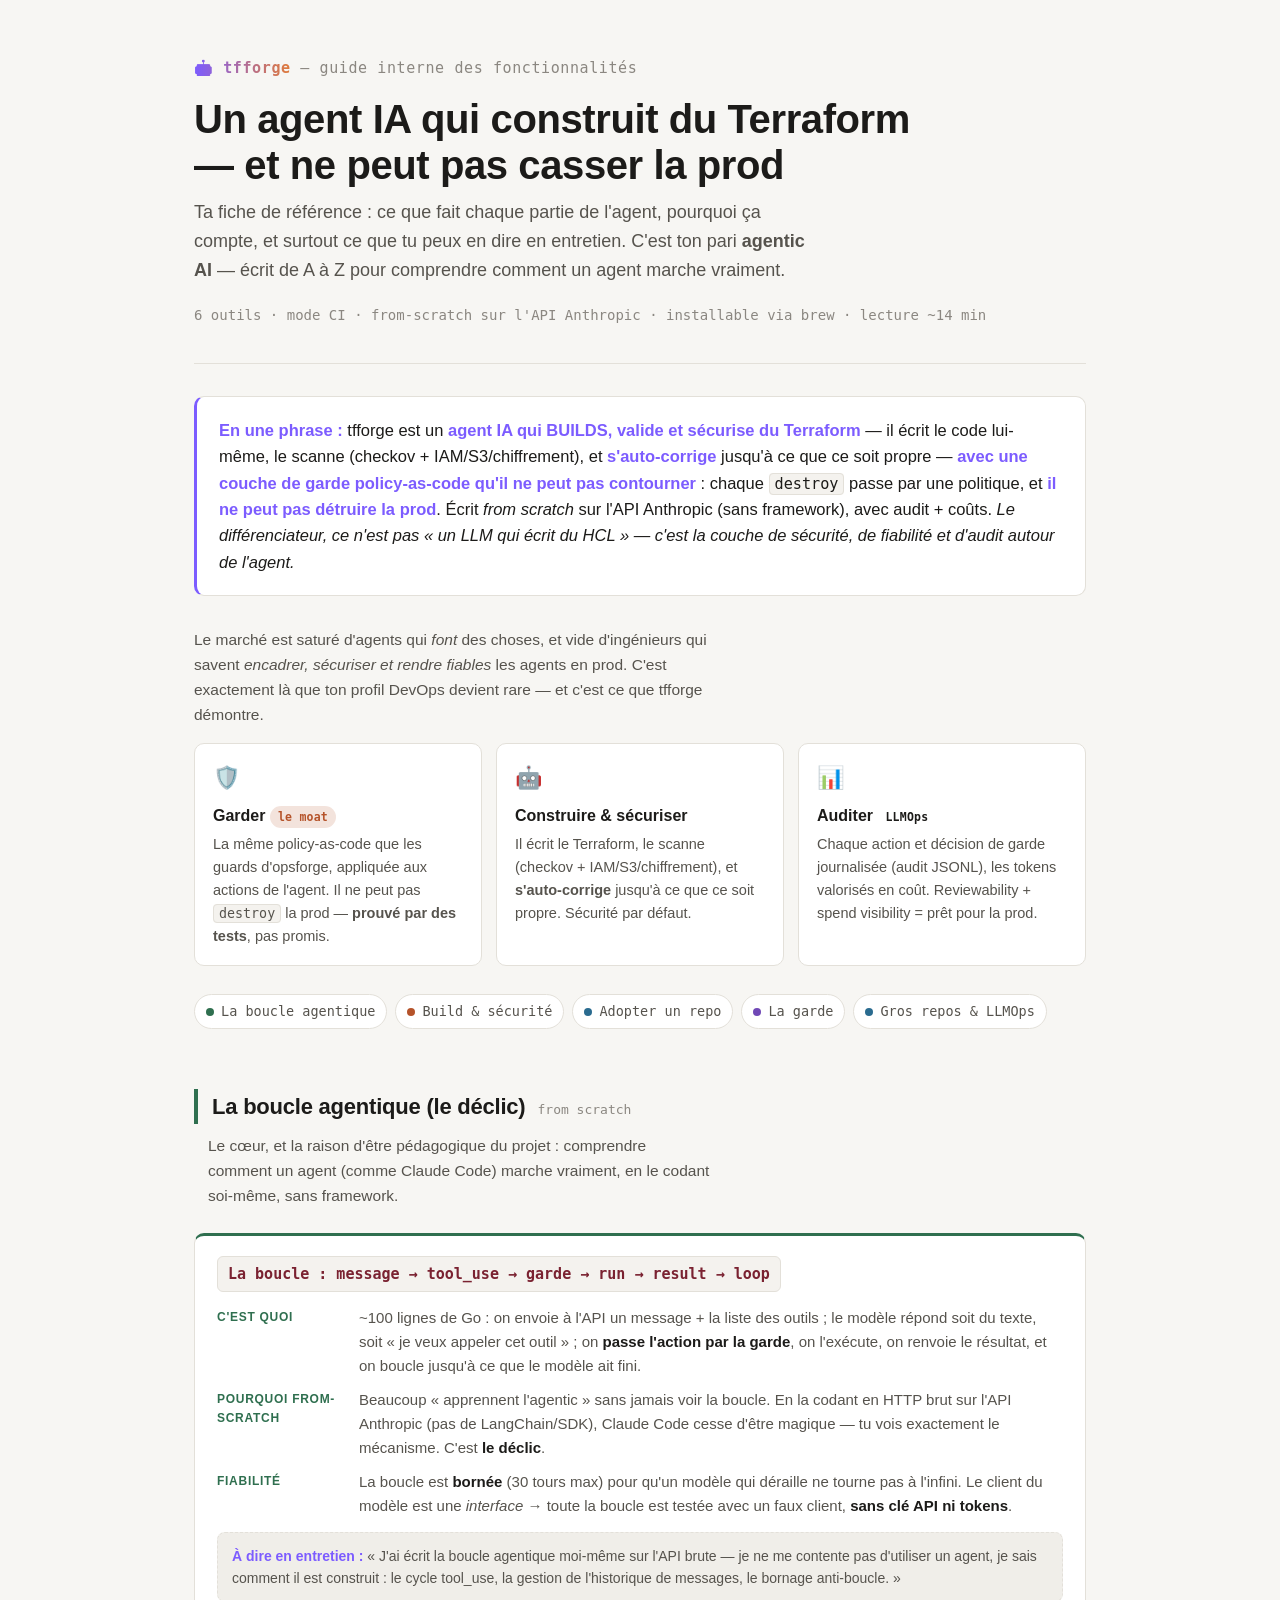
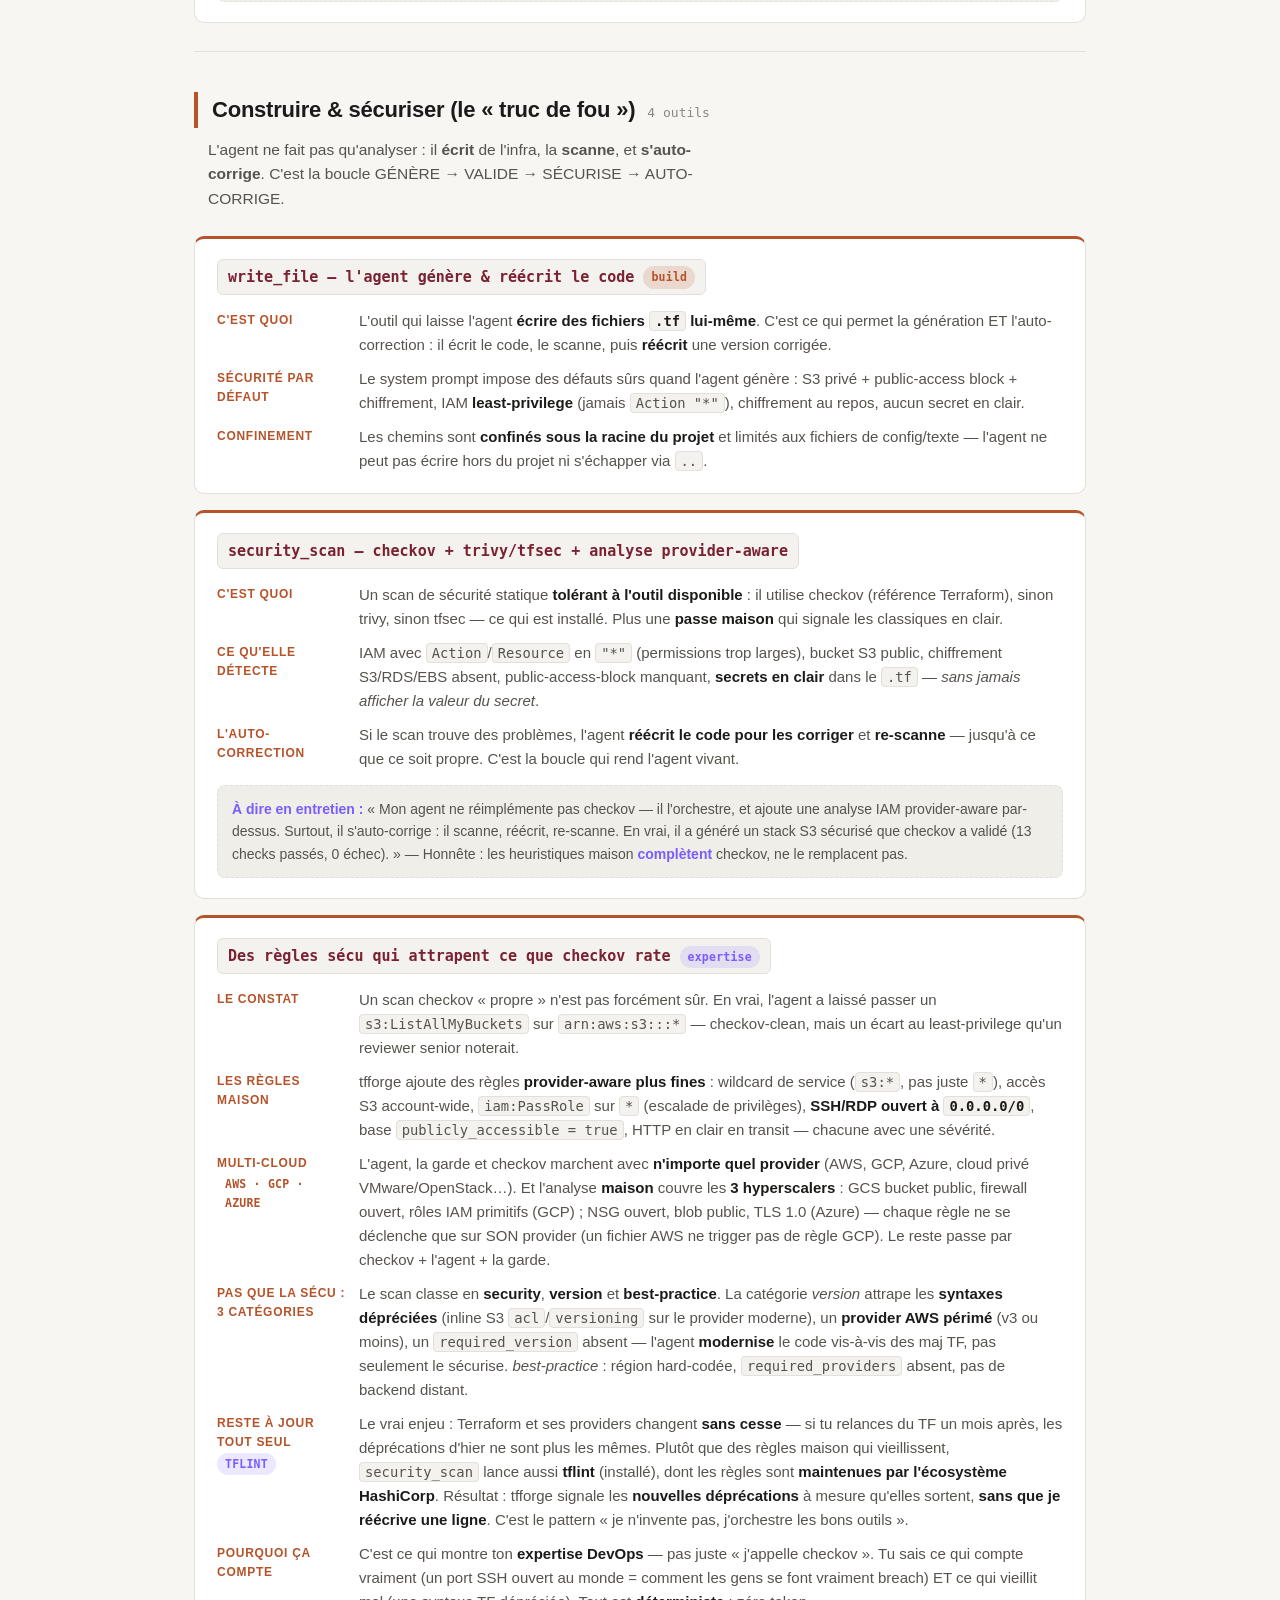
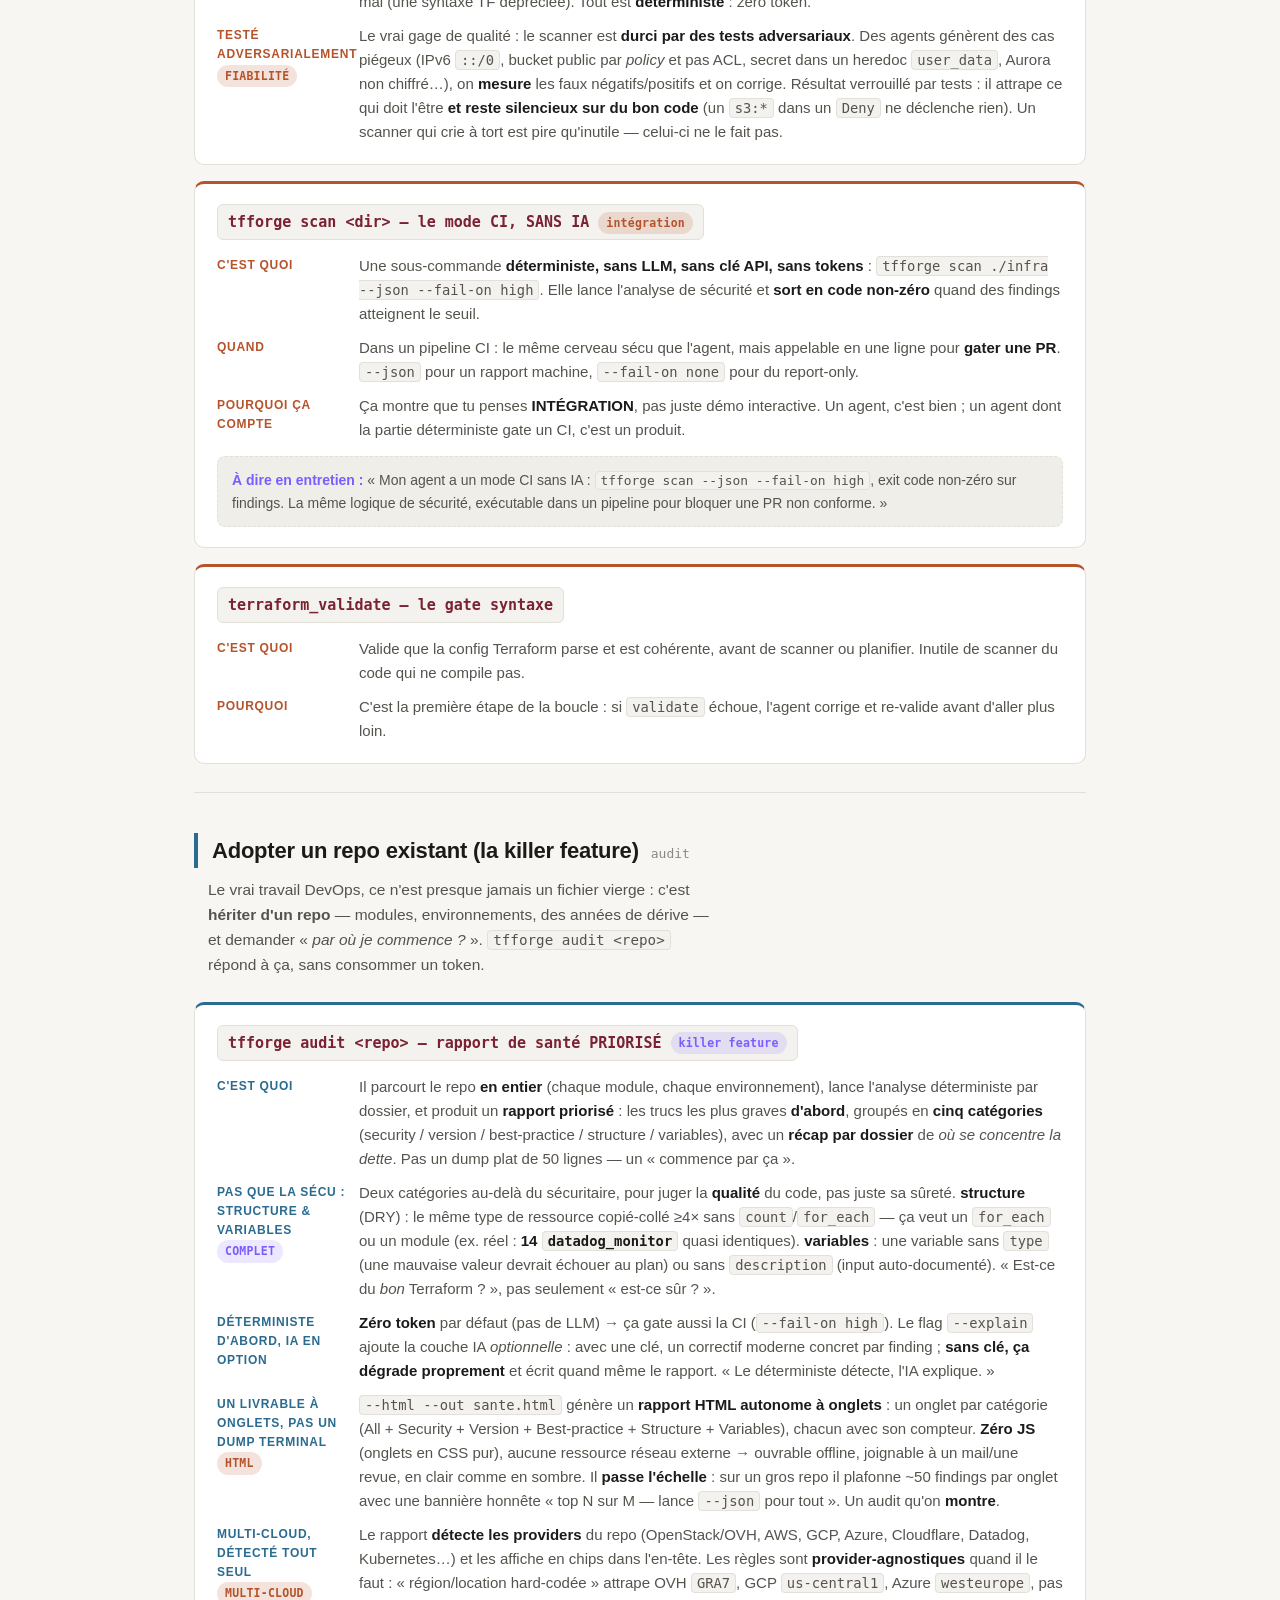
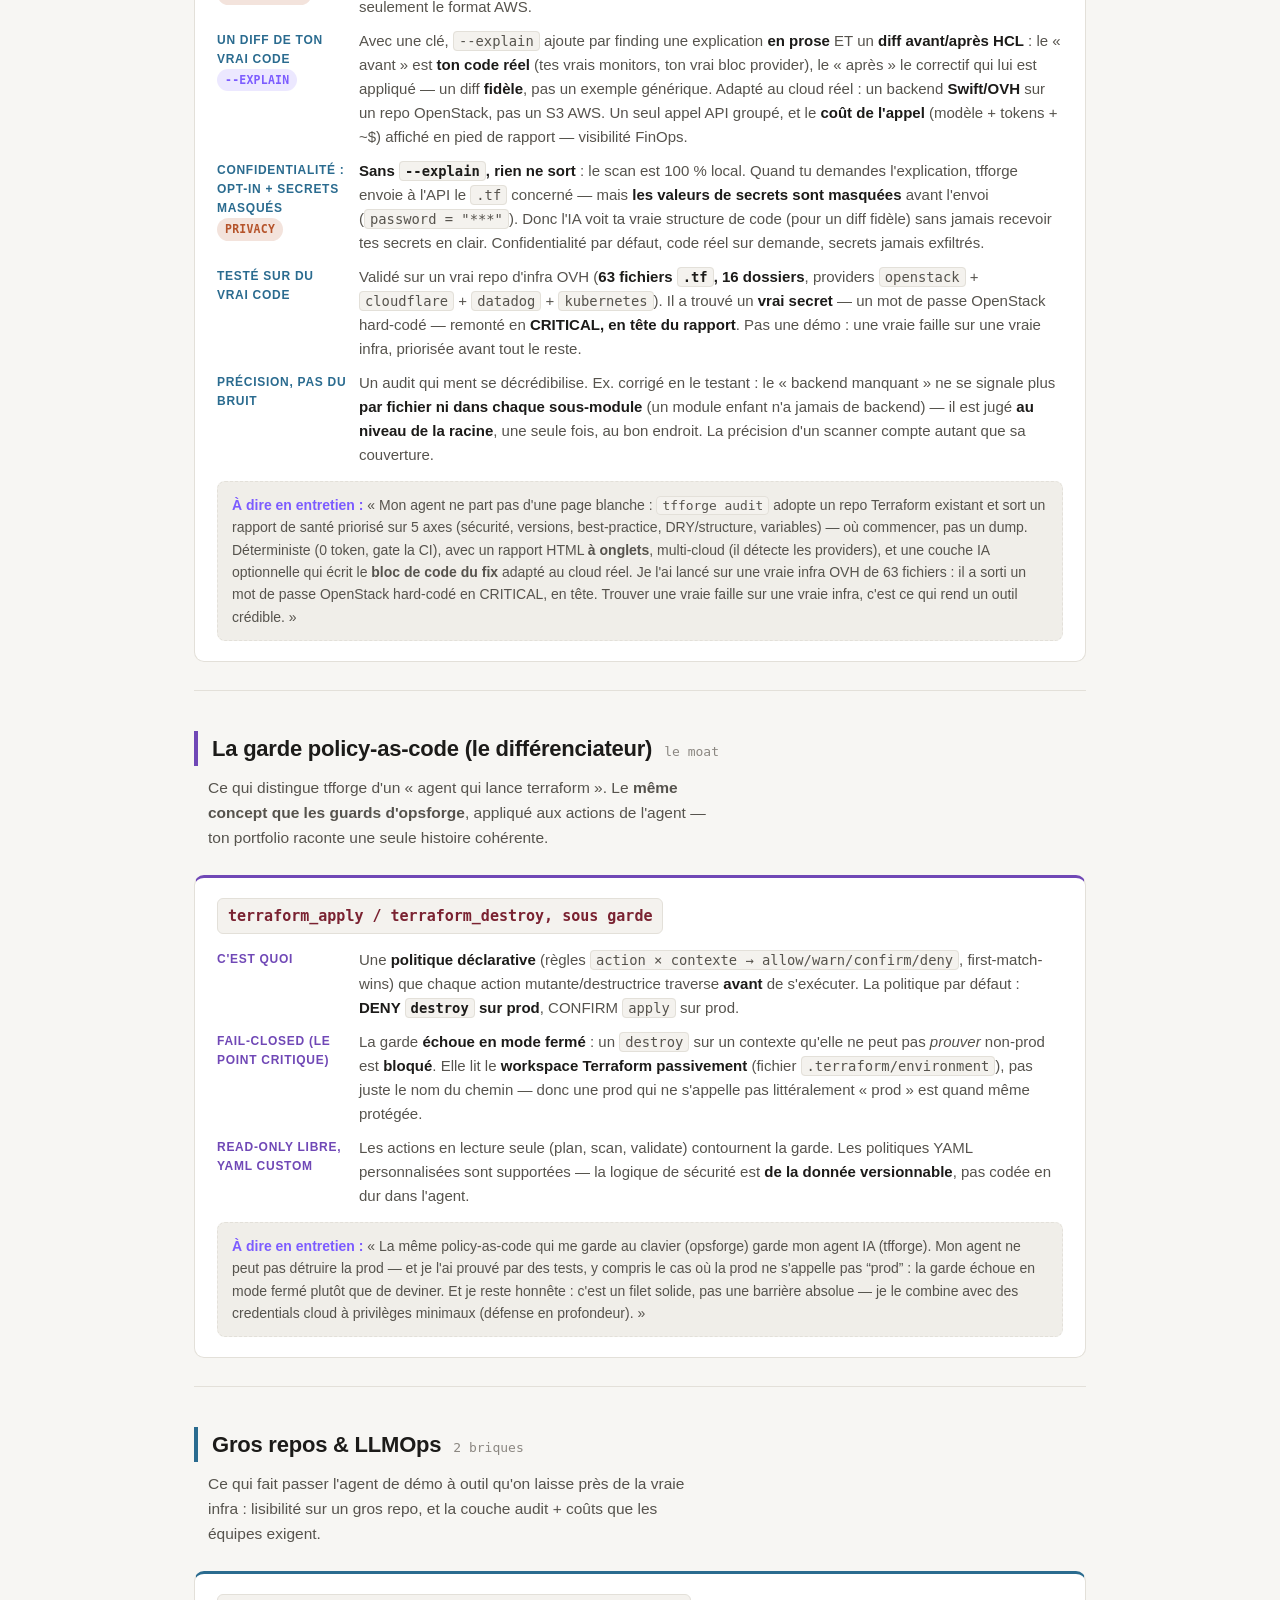
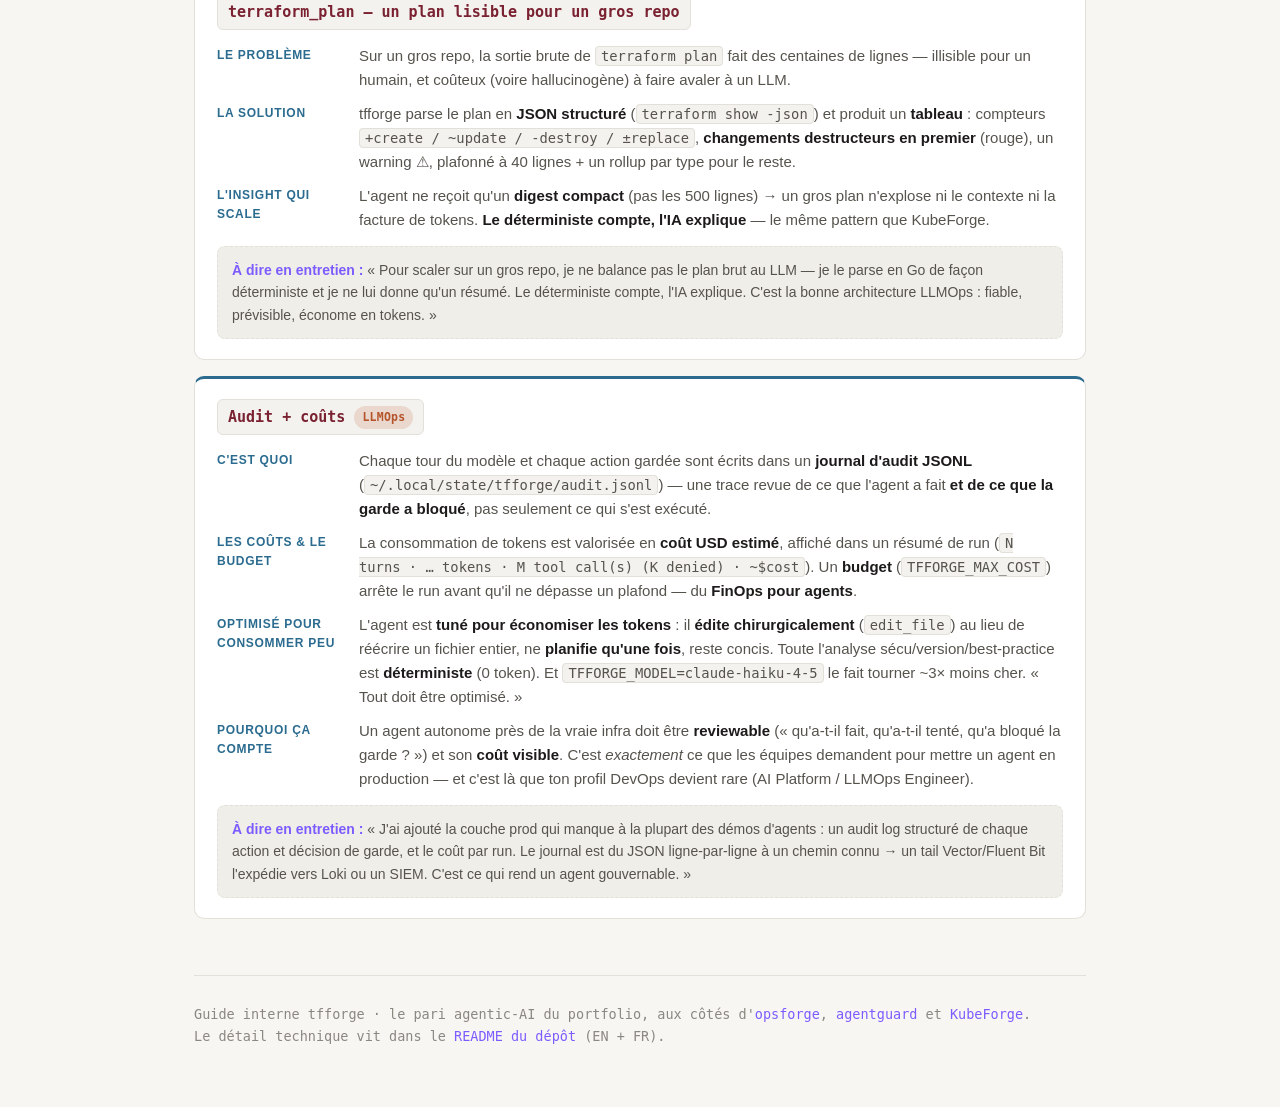
<file: tfforge-guide.html>
<!DOCTYPE html>
<!-- Page de guide générée avec le template DevOps (voir _TEMPLATE.html).
     Design partagé : devops-guide.css. -->
<html lang="fr">
<head>
<meta charset="utf-8">
<meta name="viewport" content="width=device-width, initial-scale=1">
<title>tfforge — guide des fonctionnalités</title>
<link rel="stylesheet" href="devops-guide.css">
<style>
  /* accent propre à tfforge : violet "agent" + le terracotta de la gamme */
  :root { --accent: #7c5cff; --accent-2: #e07b39; }
</style>
</head>
<body>
<div class="wrap">

  <header>
    <div class="brand"><b>🤖 tfforge</b> — guide interne des fonctionnalités</div>
    <h1>Un agent IA qui construit du Terraform — et ne peut pas casser la prod</h1>
    <p class="lede">Ta fiche de référence : ce que fait chaque partie de l'agent, pourquoi ça compte, et surtout ce que tu peux en dire en entretien. C'est ton pari <strong>agentic AI</strong> — écrit de A à Z pour comprendre comment un agent marche vraiment.</p>
    <div class="meta">6 outils · mode CI · from-scratch sur l'API Anthropic · installable via brew · lecture ~14 min</div>
  </header>

  <div class="pitch">
    <p><strong>En une phrase :</strong> tfforge est un <strong>agent IA qui BUILDS, valide et sécurise du Terraform</strong> — il écrit le code lui-même, le scanne (checkov + IAM/S3/chiffrement), et <strong>s'auto-corrige</strong> jusqu'à ce que ce soit propre — <strong>avec une couche de garde policy-as-code qu'il ne peut pas contourner</strong> : chaque <code class="inline">destroy</code> passe par une politique, et <strong>il ne peut pas détruire la prod</strong>. Écrit <em>from scratch</em> sur l'API Anthropic (sans framework), avec audit + coûts. <em>Le différenciateur, ce n'est pas « un LLM qui écrit du HCL » — c'est la couche de sécurité, de fiabilité et d'audit autour de l'agent.</em></p>
  </div>

  <p class="intro">Le marché est saturé d'agents qui <em>font</em> des choses, et vide d'ingénieurs qui savent <em>encadrer, sécuriser et rendre fiables</em> les agents en prod. C'est exactement là que ton profil DevOps devient rare — et c'est ce que tfforge démontre.</p>

  <div class="trio">
    <div class="t" style="--dot:var(--d-2)">
      <div class="ic">🛡️</div>
      <h4>Garder <span class="pill tag">le moat</span></h4>
      <p>La même policy-as-code que les guards d'opsforge, appliquée aux actions de l'agent. Il ne peut pas <code class="inline">destroy</code> la prod — <strong>prouvé par des tests</strong>, pas promis.</p>
    </div>
    <div class="t" style="--dot:var(--d-3)">
      <div class="ic">🤖</div>
      <h4>Construire &amp; sécuriser</h4>
      <p>Il écrit le Terraform, le scanne (checkov + IAM/S3/chiffrement), et <strong>s'auto-corrige</strong> jusqu'à ce que ce soit propre. Sécurité par défaut.</p>
    </div>
    <div class="t" style="--dot:var(--d-1)">
      <div class="ic">📊</div>
      <h4>Auditer <span class="pill">LLMOps</span></h4>
      <p>Chaque action et décision de garde journalisée (audit JSONL), les tokens valorisés en coût. Reviewability + spend visibility = prêt pour la prod.</p>
    </div>
  </div>

  <nav class="toc">
    <a href="#loop"    style="--dot:var(--d-1)">La boucle agentique</a>
    <a href="#build"   style="--dot:var(--d-3)">Build &amp; sécurité</a>
    <a href="#audit"   style="--dot:var(--d-4)">Adopter un repo</a>
    <a href="#guard"   style="--dot:var(--d-2)">La garde</a>
    <a href="#scale"   style="--dot:var(--d-4)">Gros repos &amp; LLMOps</a>
  </nav>

  <!-- ================= LA BOUCLE ================= -->
  <section class="domain" id="loop" style="--dot:var(--d-1)">
    <div class="domain-head">
      <h2>La boucle agentique (le déclic)</h2>
      <span class="count">from scratch</span>
    </div>
    <p class="domain-sub">Le cœur, et la raison d'être pédagogique du projet : comprendre comment un agent (comme Claude Code) marche vraiment, en le codant soi-même, sans framework.</p>

    <div class="cards">
      <div class="card" style="--dot:var(--d-1)">
        <span class="cmd">La boucle : message → tool_use → garde → run → result → loop</span>
        <div class="rows">
          <div class="row"><div class="k">C'est quoi</div><div class="v">~100 lignes de Go : on envoie à l'API un message + la liste des outils ; le modèle répond soit du texte, soit « je veux appeler cet outil » ; on <strong>passe l'action par la garde</strong>, on l'exécute, on renvoie le résultat, et on boucle jusqu'à ce que le modèle ait fini.</div></div>
          <div class="row"><div class="k">Pourquoi from-scratch</div><div class="v">Beaucoup « apprennent l'agentic » sans jamais voir la boucle. En la codant en HTTP brut sur l'API Anthropic (pas de LangChain/SDK), Claude Code cesse d'être magique — tu vois exactement le mécanisme. C'est <strong>le déclic</strong>.</div></div>
          <div class="row"><div class="k">Fiabilité</div><div class="v">La boucle est <strong>bornée</strong> (30 tours max) pour qu'un modèle qui déraille ne tourne pas à l'infini. Le client du modèle est une <em>interface</em> → toute la boucle est testée avec un faux client, <strong>sans clé API ni tokens</strong>.</div></div>
        </div>
        <div class="note"><b>À dire en entretien :</b> « J'ai écrit la boucle agentique moi-même sur l'API brute — je ne me contente pas d'utiliser un agent, je sais comment il est construit : le cycle tool_use, la gestion de l'historique de messages, le bornage anti-boucle. »</div>
      </div>
    </div>
  </section>

  <!-- ================= BUILD & SÉCURITÉ ================= -->
  <section class="domain" id="build" style="--dot:var(--d-3)">
    <div class="domain-head">
      <h2>Construire &amp; sécuriser (le « truc de fou »)</h2>
      <span class="count">4 outils</span>
    </div>
    <p class="domain-sub">L'agent ne fait pas qu'analyser : il <strong>écrit</strong> de l'infra, la <strong>scanne</strong>, et <strong>s'auto-corrige</strong>. C'est la boucle GÉNÈRE → VALIDE → SÉCURISE → AUTO-CORRIGE.</p>

    <div class="cards">
      <div class="card" style="--dot:var(--d-3)">
        <span class="cmd">write_file — l'agent génère &amp; réécrit le code <span class="pill tag">build</span></span>
        <div class="rows">
          <div class="row"><div class="k">C'est quoi</div><div class="v">L'outil qui laisse l'agent <strong>écrire des fichiers <code class="inline">.tf</code> lui-même</strong>. C'est ce qui permet la génération ET l'auto-correction : il écrit le code, le scanne, puis <strong>réécrit</strong> une version corrigée.</div></div>
          <div class="row"><div class="k">Sécurité par défaut</div><div class="v">Le system prompt impose des défauts sûrs quand l'agent génère : S3 privé + public-access block + chiffrement, IAM <strong>least-privilege</strong> (jamais <code class="inline">Action "*"</code>), chiffrement au repos, aucun secret en clair.</div></div>
          <div class="row"><div class="k">Confinement</div><div class="v">Les chemins sont <strong>confinés sous la racine du projet</strong> et limités aux fichiers de config/texte — l'agent ne peut pas écrire hors du projet ni s'échapper via <code class="inline">..</code>.</div></div>
        </div>
      </div>

      <div class="card" style="--dot:var(--d-3)">
        <span class="cmd">security_scan — checkov + trivy/tfsec + analyse provider-aware</span>
        <div class="rows">
          <div class="row"><div class="k">C'est quoi</div><div class="v">Un scan de sécurité statique <strong>tolérant à l'outil disponible</strong> : il utilise checkov (référence Terraform), sinon trivy, sinon tfsec — ce qui est installé. Plus une <strong>passe maison</strong> qui signale les classiques en clair.</div></div>
          <div class="row"><div class="k">Ce qu'elle détecte</div><div class="v">IAM avec <code class="inline">Action</code>/<code class="inline">Resource</code> en <code class="inline">"*"</code> (permissions trop larges), bucket S3 public, chiffrement S3/RDS/EBS absent, public-access-block manquant, <strong>secrets en clair</strong> dans le <code class="inline">.tf</code> — <em>sans jamais afficher la valeur du secret</em>.</div></div>
          <div class="row"><div class="k">L'auto-correction</div><div class="v">Si le scan trouve des problèmes, l'agent <strong>réécrit le code pour les corriger</strong> et <strong>re-scanne</strong> — jusqu'à ce que ce soit propre. C'est la boucle qui rend l'agent vivant.</div></div>
        </div>
        <div class="note"><b>À dire en entretien :</b> « Mon agent ne réimplémente pas checkov — il l'orchestre, et ajoute une analyse IAM provider-aware par-dessus. Surtout, il s'auto-corrige : il scanne, réécrit, re-scanne. En vrai, il a généré un stack S3 sécurisé que checkov a validé (13 checks passés, 0 échec). » — Honnête : les heuristiques maison <b>complètent</b> checkov, ne le remplacent pas.</div>
      </div>

      <div class="card" style="--dot:var(--d-3)">
        <span class="cmd">Des règles sécu qui attrapent ce que checkov rate <span class="pill accent">expertise</span></span>
        <div class="rows">
          <div class="row"><div class="k">Le constat</div><div class="v">Un scan checkov « propre » n'est pas forcément sûr. En vrai, l'agent a laissé passer un <code class="inline">s3:ListAllMyBuckets</code> sur <code class="inline">arn:aws:s3:::*</code> — checkov-clean, mais un écart au least-privilege qu'un reviewer senior noterait.</div></div>
          <div class="row"><div class="k">Les règles maison</div><div class="v">tfforge ajoute des règles <strong>provider-aware plus fines</strong> : wildcard de service (<code class="inline">s3:*</code>, pas juste <code class="inline">*</code>), accès S3 account-wide, <code class="inline">iam:PassRole</code> sur <code class="inline">*</code> (escalade de privilèges), <strong>SSH/RDP ouvert à <code class="inline">0.0.0.0/0</code></strong>, base <code class="inline">publicly_accessible = true</code>, HTTP en clair en transit — chacune avec une sévérité.</div></div>
          <div class="row"><div class="k">Multi-cloud <span class="pill">AWS · GCP · Azure</span></div><div class="v">L'agent, la garde et checkov marchent avec <strong>n'importe quel provider</strong> (AWS, GCP, Azure, cloud privé VMware/OpenStack…). Et l'analyse <strong>maison</strong> couvre les <strong>3 hyperscalers</strong> : GCS bucket public, firewall ouvert, rôles IAM primitifs (GCP) ; NSG ouvert, blob public, TLS 1.0 (Azure) — chaque règle ne se déclenche que sur SON provider (un fichier AWS ne trigger pas de règle GCP). Le reste passe par checkov + l'agent + la garde.</div></div>
          <div class="row"><div class="k">Pas que la sécu : 3 catégories</div><div class="v">Le scan classe en <strong>security</strong>, <strong>version</strong> et <strong>best-practice</strong>. La catégorie <em>version</em> attrape les <strong>syntaxes dépréciées</strong> (inline S3 <code class="inline">acl</code>/<code class="inline">versioning</code> sur le provider moderne), un <strong>provider AWS périmé</strong> (v3 ou moins), un <code class="inline">required_version</code> absent — l'agent <strong>modernise</strong> le code vis-à-vis des maj TF, pas seulement le sécurise. <em>best-practice</em> : région hard-codée, <code class="inline">required_providers</code> absent, pas de backend distant.</div></div>
          <div class="row"><div class="k">Reste à jour tout seul <span class="pill accent">tflint</span></div><div class="v">Le vrai enjeu : Terraform et ses providers changent <strong>sans cesse</strong> — si tu relances du TF un mois après, les déprécations d'hier ne sont plus les mêmes. Plutôt que des règles maison qui vieillissent, <code class="inline">security_scan</code> lance aussi <strong>tflint</strong> (installé), dont les règles sont <strong>maintenues par l'écosystème HashiCorp</strong>. Résultat : tfforge signale les <strong>nouvelles déprécations</strong> à mesure qu'elles sortent, <strong>sans que je réécrive une ligne</strong>. C'est le pattern « je n'invente pas, j'orchestre les bons outils ».</div></div>
          <div class="row"><div class="k">Pourquoi ça compte</div><div class="v">C'est ce qui montre ton <strong>expertise DevOps</strong> — pas juste « j'appelle checkov ». Tu sais ce qui compte vraiment (un port SSH ouvert au monde = comment les gens se font vraiment breach) ET ce qui vieillit mal (une syntaxe TF dépréciée). Tout est <strong>déterministe</strong> : zéro token.</div></div>
          <div class="row"><div class="k">Testé adversarialement <span class="pill tag">fiabilité</span></div><div class="v">Le vrai gage de qualité : le scanner est <strong>durci par des tests adversariaux</strong>. Des agents génèrent des cas piégeux (IPv6 <code class="inline">::/0</code>, bucket public par <em>policy</em> et pas ACL, secret dans un heredoc <code class="inline">user_data</code>, Aurora non chiffré…), on <strong>mesure</strong> les faux négatifs/positifs et on corrige. Résultat verrouillé par tests : il attrape ce qui doit l'être <strong>et reste silencieux sur du bon code</strong> (un <code class="inline">s3:*</code> dans un <code class="inline">Deny</code> ne déclenche rien). Un scanner qui crie à tort est pire qu'inutile — celui-ci ne le fait pas.</div></div>
        </div>
      </div>

      <div class="card" style="--dot:var(--d-3)">
        <span class="cmd">tfforge scan &lt;dir&gt; — le mode CI, SANS IA <span class="pill tag">intégration</span></span>
        <div class="rows">
          <div class="row"><div class="k">C'est quoi</div><div class="v">Une sous-commande <strong>déterministe, sans LLM, sans clé API, sans tokens</strong> : <code class="inline">tfforge scan ./infra --json --fail-on high</code>. Elle lance l'analyse de sécurité et <strong>sort en code non-zéro</strong> quand des findings atteignent le seuil.</div></div>
          <div class="row"><div class="k">Quand</div><div class="v">Dans un pipeline CI : le même cerveau sécu que l'agent, mais appelable en une ligne pour <strong>gater une PR</strong>. <code class="inline">--json</code> pour un rapport machine, <code class="inline">--fail-on none</code> pour du report-only.</div></div>
          <div class="row"><div class="k">Pourquoi ça compte</div><div class="v">Ça montre que tu penses <strong>INTÉGRATION</strong>, pas juste démo interactive. Un agent, c'est bien ; un agent dont la partie déterministe gate un CI, c'est un produit.</div></div>
        </div>
        <div class="note"><b>À dire en entretien :</b> « Mon agent a un mode CI sans IA : <code class="inline">tfforge scan --json --fail-on high</code>, exit code non-zéro sur findings. La même logique de sécurité, exécutable dans un pipeline pour bloquer une PR non conforme. »</div>
      </div>

      <div class="card" style="--dot:var(--d-3)">
        <span class="cmd">terraform_validate — le gate syntaxe</span>
        <div class="rows">
          <div class="row"><div class="k">C'est quoi</div><div class="v">Valide que la config Terraform parse et est cohérente, avant de scanner ou planifier. Inutile de scanner du code qui ne compile pas.</div></div>
          <div class="row"><div class="k">Pourquoi</div><div class="v">C'est la première étape de la boucle : si <code class="inline">validate</code> échoue, l'agent corrige et re-valide avant d'aller plus loin.</div></div>
        </div>
      </div>
    </div>
  </section>

  <!-- ================= ADOPTER UN REPO ================= -->
  <section class="domain" id="audit" style="--dot:var(--d-4)">
    <div class="domain-head">
      <h2>Adopter un repo existant (la killer feature)</h2>
      <span class="count">audit</span>
    </div>
    <p class="domain-sub">Le vrai travail DevOps, ce n'est presque jamais un fichier vierge : c'est <strong>hériter d'un repo</strong> — modules, environnements, des années de dérive — et demander « <em>par où je commence ?</em> ». <code class="inline">tfforge audit &lt;repo&gt;</code> répond à ça, sans consommer un token.</p>

    <div class="cards">
      <div class="card" style="--dot:var(--d-4)">
        <span class="cmd">tfforge audit &lt;repo&gt; — rapport de santé PRIORISÉ <span class="pill accent">killer feature</span></span>
        <div class="rows">
          <div class="row"><div class="k">C'est quoi</div><div class="v">Il parcourt le repo <strong>en entier</strong> (chaque module, chaque environnement), lance l'analyse déterministe par dossier, et produit un <strong>rapport priorisé</strong> : les trucs les plus graves <strong>d'abord</strong>, groupés en <strong>cinq catégories</strong> (security / version / best-practice / structure / variables), avec un <strong>récap par dossier</strong> de <em>où se concentre la dette</em>. Pas un dump plat de 50 lignes — un « commence par ça ».</div></div>
          <div class="row"><div class="k">Pas que la sécu : structure &amp; variables <span class="pill accent">complet</span></div><div class="v">Deux catégories au-delà du sécuritaire, pour juger la <strong>qualité</strong> du code, pas juste sa sûreté. <strong>structure</strong> (DRY) : le même type de ressource copié-collé ≥4× sans <code class="inline">count</code>/<code class="inline">for_each</code> — ça veut un <code class="inline">for_each</code> ou un module (ex. réel : <strong>14 <code class="inline">datadog_monitor</code></strong> quasi identiques). <strong>variables</strong> : une variable sans <code class="inline">type</code> (une mauvaise valeur devrait échouer au plan) ou sans <code class="inline">description</code> (input auto-documenté). « Est-ce du <em>bon</em> Terraform ? », pas seulement « est-ce sûr ? ».</div></div>
          <div class="row"><div class="k">Déterministe d'abord, IA en option</div><div class="v"><strong>Zéro token</strong> par défaut (pas de LLM) → ça gate aussi la CI (<code class="inline">--fail-on high</code>). Le flag <code class="inline">--explain</code> ajoute la couche IA <em>optionnelle</em> : avec une clé, un correctif moderne concret par finding ; <strong>sans clé, ça dégrade proprement</strong> et écrit quand même le rapport. « Le déterministe détecte, l'IA explique. »</div></div>
          <div class="row"><div class="k">Un livrable à onglets, pas un dump terminal <span class="pill tag">HTML</span></div><div class="v"><code class="inline">--html --out sante.html</code> génère un <strong>rapport HTML autonome à onglets</strong> : un onglet par catégorie (All + Security + Version + Best-practice + Structure + Variables), chacun avec son compteur. <strong>Zéro JS</strong> (onglets en CSS pur), aucune ressource réseau externe → ouvrable offline, joignable à un mail/une revue, en clair comme en sombre. Il <strong>passe l'échelle</strong> : sur un gros repo il plafonne ~50 findings par onglet avec une bannière honnête « top N sur M — lance <code class="inline">--json</code> pour tout ». Un audit qu'on <strong>montre</strong>.</div></div>
          <div class="row"><div class="k">Multi-cloud, détecté tout seul <span class="pill tag">multi-cloud</span></div><div class="v">Le rapport <strong>détecte les providers</strong> du repo (OpenStack/OVH, AWS, GCP, Azure, Cloudflare, Datadog, Kubernetes…) et les affiche en chips dans l'en-tête. Les règles sont <strong>provider-agnostiques</strong> quand il le faut : « région/location hard-codée » attrape OVH <code class="inline">GRA7</code>, GCP <code class="inline">us-central1</code>, Azure <code class="inline">westeurope</code>, pas seulement le format AWS.</div></div>
          <div class="row"><div class="k">Un diff de TON vrai code <span class="pill accent">--explain</span></div><div class="v">Avec une clé, <code class="inline">--explain</code> ajoute par finding une explication <strong>en prose</strong> ET un <strong>diff avant/après HCL</strong> : le « avant » est <strong>ton code réel</strong> (tes vrais monitors, ton vrai bloc provider), le « après » le correctif qui lui est appliqué — un diff <strong>fidèle</strong>, pas un exemple générique. Adapté au cloud réel : un backend <strong>Swift/OVH</strong> sur un repo OpenStack, pas un S3 AWS. Un seul appel API groupé, et le <strong>coût de l'appel</strong> (modèle + tokens + ~$) affiché en pied de rapport — visibilité FinOps.</div></div>
          <div class="row"><div class="k">Confidentialité : opt-in + secrets masqués <span class="pill tag">privacy</span></div><div class="v"><strong>Sans <code class="inline">--explain</code>, rien ne sort</strong> : le scan est 100 % local. Quand tu demandes l'explication, tfforge envoie à l'API le <code class="inline">.tf</code> concerné — mais <strong>les valeurs de secrets sont masquées</strong> avant l'envoi (<code class="inline">password = "***"</code>). Donc l'IA voit ta vraie structure de code (pour un diff fidèle) sans jamais recevoir tes secrets en clair. Confidentialité par défaut, code réel sur demande, secrets jamais exfiltrés.</div></div>
          <div class="row"><div class="k">Testé sur du VRAI code</div><div class="v">Validé sur un vrai repo d'infra OVH (<strong>63 fichiers <code class="inline">.tf</code>, 16 dossiers</strong>, providers <code class="inline">openstack</code> + <code class="inline">cloudflare</code> + <code class="inline">datadog</code> + <code class="inline">kubernetes</code>). Il a trouvé un <strong>vrai secret</strong> — un mot de passe OpenStack hard-codé — remonté en <strong>CRITICAL, en tête du rapport</strong>. Pas une démo : une vraie faille sur une vraie infra, priorisée avant tout le reste.</div></div>
          <div class="row"><div class="k">Précision, pas du bruit</div><div class="v">Un audit qui ment se décrédibilise. Ex. corrigé en le testant : le « backend manquant » ne se signale plus <strong>par fichier ni dans chaque sous-module</strong> (un module enfant n'a jamais de backend) — il est jugé <strong>au niveau de la racine</strong>, une seule fois, au bon endroit. La précision d'un scanner compte autant que sa couverture.</div></div>
        </div>
        <div class="note"><b>À dire en entretien :</b> « Mon agent ne part pas d'une page blanche : <code class="inline">tfforge audit</code> adopte un repo Terraform existant et sort un rapport de santé priorisé sur 5 axes (sécurité, versions, best-practice, DRY/structure, variables) — où commencer, pas un dump. Déterministe (0 token, gate la CI), avec un rapport HTML <strong>à onglets</strong>, multi-cloud (il détecte les providers), et une couche IA optionnelle qui écrit le <strong>bloc de code du fix</strong> adapté au cloud réel. Je l'ai lancé sur une vraie infra OVH de 63 fichiers : il a sorti un mot de passe OpenStack hard-codé en CRITICAL, en tête. Trouver une vraie faille sur une vraie infra, c'est ce qui rend un outil crédible. »</div>
      </div>
    </div>
  </section>

  <!-- ================= LA GARDE ================= -->
  <section class="domain" id="guard" style="--dot:var(--d-2)">
    <div class="domain-head">
      <h2>La garde policy-as-code (le différenciateur)</h2>
      <span class="count">le moat</span>
    </div>
    <p class="domain-sub">Ce qui distingue tfforge d'un « agent qui lance terraform ». Le <strong>même concept que les guards d'opsforge</strong>, appliqué aux actions de l'agent — ton portfolio raconte une seule histoire cohérente.</p>

    <div class="cards">
      <div class="card" style="--dot:var(--d-2)">
        <span class="cmd">terraform_apply / terraform_destroy, sous garde</span>
        <div class="rows">
          <div class="row"><div class="k">C'est quoi</div><div class="v">Une <strong>politique déclarative</strong> (règles <code class="inline">action × contexte → allow/warn/confirm/deny</code>, first-match-wins) que chaque action mutante/destructrice traverse <strong>avant</strong> de s'exécuter. La politique par défaut : <strong>DENY <code class="inline">destroy</code> sur prod</strong>, CONFIRM <code class="inline">apply</code> sur prod.</div></div>
          <div class="row"><div class="k">Fail-closed (le point critique)</div><div class="v">La garde <strong>échoue en mode fermé</strong> : un <code class="inline">destroy</code> sur un contexte qu'elle ne peut pas <em>prouver</em> non-prod est <strong>bloqué</strong>. Elle lit le <strong>workspace Terraform passivement</strong> (fichier <code class="inline">.terraform/environment</code>), pas juste le nom du chemin — donc une prod qui ne s'appelle pas littéralement « prod » est quand même protégée.</div></div>
          <div class="row"><div class="k">Read-only libre, YAML custom</div><div class="v">Les actions en lecture seule (plan, scan, validate) contournent la garde. Les politiques YAML personnalisées sont supportées — la logique de sécurité est <strong>de la donnée versionnable</strong>, pas codée en dur dans l'agent.</div></div>
        </div>
        <div class="note"><b>À dire en entretien :</b> « La même policy-as-code qui me garde au clavier (opsforge) garde mon agent IA (tfforge). Mon agent ne peut pas détruire la prod — et je l'ai prouvé par des tests, y compris le cas où la prod ne s'appelle pas “prod” : la garde échoue en mode fermé plutôt que de deviner. Et je reste honnête : c'est un filet solide, pas une barrière absolue — je le combine avec des credentials cloud à privilèges minimaux (défense en profondeur). »</div>
      </div>
    </div>
  </section>

  <!-- ================= SCALE & LLMOPS ================= -->
  <section class="domain" id="scale" style="--dot:var(--d-4)">
    <div class="domain-head">
      <h2>Gros repos &amp; LLMOps</h2>
      <span class="count">2 briques</span>
    </div>
    <p class="domain-sub">Ce qui fait passer l'agent de démo à outil qu'on laisse près de la vraie infra : lisibilité sur un gros repo, et la couche audit + coûts que les équipes exigent.</p>

    <div class="cards">
      <div class="card" style="--dot:var(--d-4)">
        <span class="cmd">terraform_plan — un plan lisible pour un gros repo</span>
        <div class="rows">
          <div class="row"><div class="k">Le problème</div><div class="v">Sur un gros repo, la sortie brute de <code class="inline">terraform plan</code> fait des centaines de lignes — illisible pour un humain, et coûteux (voire hallucinogène) à faire avaler à un LLM.</div></div>
          <div class="row"><div class="k">La solution</div><div class="v">tfforge parse le plan en <strong>JSON structuré</strong> (<code class="inline">terraform show -json</code>) et produit un <strong>tableau</strong> : compteurs <code class="inline">+create / ~update / -destroy / ±replace</code>, <strong>changements destructeurs en premier</strong> (rouge), un warning ⚠, plafonné à 40 lignes + un rollup par type pour le reste.</div></div>
          <div class="row"><div class="k">L'insight qui scale</div><div class="v">L'agent ne reçoit qu'un <strong>digest compact</strong> (pas les 500 lignes) → un gros plan n'explose ni le contexte ni la facture de tokens. <strong>Le déterministe compte, l'IA explique</strong> — le même pattern que KubeForge.</div></div>
        </div>
        <div class="note"><b>À dire en entretien :</b> « Pour scaler sur un gros repo, je ne balance pas le plan brut au LLM — je le parse en Go de façon déterministe et je ne lui donne qu'un résumé. Le déterministe compte, l'IA explique. C'est la bonne architecture LLMOps : fiable, prévisible, économe en tokens. »</div>
      </div>

      <div class="card" style="--dot:var(--d-4)">
        <span class="cmd">Audit + coûts <span class="pill tag">LLMOps</span></span>
        <div class="rows">
          <div class="row"><div class="k">C'est quoi</div><div class="v">Chaque tour du modèle et chaque action gardée sont écrits dans un <strong>journal d'audit JSONL</strong> (<code class="inline">~/.local/state/tfforge/audit.jsonl</code>) — une trace revue de ce que l'agent a fait <strong>et de ce que la garde a bloqué</strong>, pas seulement ce qui s'est exécuté.</div></div>
          <div class="row"><div class="k">Les coûts &amp; le budget</div><div class="v">La consommation de tokens est valorisée en <strong>coût USD estimé</strong>, affiché dans un résumé de run (<code class="inline">N turns · … tokens · M tool call(s) (K denied) · ~$cost</code>). Un <strong>budget</strong> (<code class="inline">TFFORGE_MAX_COST</code>) arrête le run avant qu'il ne dépasse un plafond — du <strong>FinOps pour agents</strong>.</div></div>
          <div class="row"><div class="k">Optimisé pour consommer peu</div><div class="v">L'agent est <strong>tuné pour économiser les tokens</strong> : il <strong>édite chirurgicalement</strong> (<code class="inline">edit_file</code>) au lieu de réécrire un fichier entier, ne <strong>planifie qu'une fois</strong>, reste concis. Toute l'analyse sécu/version/best-practice est <strong>déterministe</strong> (0 token). Et <code class="inline">TFFORGE_MODEL=claude-haiku-4-5</code> le fait tourner ~3× moins cher. « Tout doit être optimisé. »</div></div>
          <div class="row"><div class="k">Pourquoi ça compte</div><div class="v">Un agent autonome près de la vraie infra doit être <strong>reviewable</strong> (« qu'a-t-il fait, qu'a-t-il tenté, qu'a bloqué la garde ? ») et son <strong>coût visible</strong>. C'est <em>exactement</em> ce que les équipes demandent pour mettre un agent en production — et c'est là que ton profil DevOps devient rare (AI Platform / LLMOps Engineer).</div></div>
        </div>
        <div class="note"><b>À dire en entretien :</b> « J'ai ajouté la couche prod qui manque à la plupart des démos d'agents : un audit log structuré de chaque action et décision de garde, et le coût par run. Le journal est du JSON ligne-par-ligne à un chemin connu → un tail Vector/Fluent Bit l'expédie vers Loki ou un SIEM. C'est ce qui rend un agent gouvernable. »</div>
      </div>
    </div>
  </section>

  <footer>
    Guide interne tfforge · le pari agentic-AI du portfolio, aux côtés d'<a class="plain" href="opsforge-guide.html">opsforge</a>, <a class="plain" href="agentguard-guide.html">agentguard</a> et <a class="plain" href="kubeforge-guide.html">KubeForge</a>.<br>
    Le détail technique vit dans le <a class="plain" href="https://github.com/Mrg77/tfforge">README du dépôt</a> (EN + FR).
  </footer>

</div>
</body>
</html>
</file>
<file: devops-guide.css>
/* ============================================================================
   DevOps Project Guide — design system partagé
   ----------------------------------------------------------------------------
   Une seule feuille de style pour donner la même identité visuelle à toutes
   tes pages de guide projet. Duplique une page, change le contenu, garde ce
   fichier tel quel.

   Comment personnaliser la couleur d'accent par projet :
     dans le HEAD de la page, apres ce CSS, ajoute une balise style avec
       :root { --accent: #4f9cd0; --accent-2: #6fd0c0; }
   ========================================================================== */

:root {
  /* --- neutres (chauds, choisis, pas du gris pur) --- */
  --bg:        #f7f6f3;
  --surface:   #ffffff;
  --surface-2: #f0eee9;
  --ink:       #1c1b19;
  --ink-soft:  #56534d;
  --ink-faint: #8b8781;
  --line:      #e3e0d9;
  --code-bg:   #f4f2ee;
  --code-ink:  #7a2231;

  /* --- accent du projet (surcharge par page) --- */
  --accent:    #d1495b;
  --accent-2:  #e07b39;

  /* --- couleurs de domaine (catégoriser les sections) --- */
  --d-1: #2f6f4f;   /* vert   */
  --d-2: #7048b6;   /* violet */
  --d-3: #b5532a;   /* orange */
  --d-4: #2a6b8f;   /* bleu   */
  --d-5: #8a6d1f;   /* ocre   */

  /* --- sémantique (état : bon / attention / critique) --- */
  --good: #2f6f4f;
  --warn: #b07d1a;
  --crit: #b23a48;

  --radius: 10px;
  --maxw: 940px;
  --mono: ui-monospace, "SF Mono", "JetBrains Mono", "DejaVu Sans Mono", monospace;
  --sans: -apple-system, BlinkMacSystemFont, "Segoe UI", Roboto, Helvetica, Arial, sans-serif;
}

@media (prefers-color-scheme: dark) {
  :root {
    --bg:#14171c; --surface:#1b1f26; --surface-2:#21262e; --ink:#ecebe8;
    --ink-soft:#b3b0a9; --ink-faint:#7d7a73; --line:#2a2f38;
    --code-bg:#12151a; --code-ink:#ff9db0;
    --accent:#ff6b81; --accent-2:#ff9d3d;
    --d-1:#4fb07a; --d-2:#b18cf0; --d-3:#f0894f; --d-4:#5aa9d0; --d-5:#d8b84a;
    --good:#4fb07a; --warn:#e0b34a; --crit:#ff6b81;
  }
}
/* le toggle de thème du lecteur doit gagner sur la préférence OS, dans les 2 sens */
:root[data-theme="light"] {
  --bg:#f7f6f3; --surface:#ffffff; --surface-2:#f0eee9; --ink:#1c1b19;
  --ink-soft:#56534d; --ink-faint:#8b8781; --line:#e3e0d9; --code-bg:#f4f2ee; --code-ink:#7a2231;
  --accent:#d1495b; --accent-2:#e07b39;
  --d-1:#2f6f4f; --d-2:#7048b6; --d-3:#b5532a; --d-4:#2a6b8f; --d-5:#8a6d1f;
  --good:#2f6f4f; --warn:#b07d1a; --crit:#b23a48;
}
:root[data-theme="dark"] {
  --bg:#14171c; --surface:#1b1f26; --surface-2:#21262e; --ink:#ecebe8;
  --ink-soft:#b3b0a9; --ink-faint:#7d7a73; --line:#2a2f38; --code-bg:#12151a; --code-ink:#ff9db0;
  --accent:#ff6b81; --accent-2:#ff9d3d;
  --d-1:#4fb07a; --d-2:#b18cf0; --d-3:#f0894f; --d-4:#5aa9d0; --d-5:#d8b84a;
  --good:#4fb07a; --warn:#e0b34a; --crit:#ff6b81;
}

* { box-sizing: border-box; }
html { scroll-behavior: smooth; }
@media (prefers-reduced-motion: reduce) { html { scroll-behavior: auto; } }

body {
  margin: 0; background: var(--bg); color: var(--ink);
  font-family: var(--sans); line-height: 1.6;
  -webkit-font-smoothing: antialiased;
}
.wrap { max-width: var(--maxw); margin: 0 auto; padding: 0 24px; }

/* ---- en-tête ---- */
header { padding: 56px 0 36px; border-bottom: 1px solid var(--line); }
.brand { font-family: var(--mono); font-size: 15px; letter-spacing: .04em; color: var(--ink-faint); }
.brand b {
  color: transparent; font-weight: 800;
  background: linear-gradient(90deg, var(--accent), var(--accent-2));
  -webkit-background-clip: text; background-clip: text;
}
h1 {
  font-size: clamp(28px, 5vw, 40px); line-height: 1.15; margin: 16px 0 10px;
  text-wrap: balance; letter-spacing: -0.01em;
}
.lede { font-size: 18px; color: var(--ink-soft); max-width: 62ch; margin: 0; }
.meta { margin-top: 20px; font-size: 14px; color: var(--ink-faint); font-family: var(--mono); }

/* ---- encadré pitch ---- */
.pitch {
  margin: 32px 0; padding: 20px 22px; background: var(--surface);
  border: 1px solid var(--line); border-left: 3px solid var(--accent);
  border-radius: var(--radius);
}
.pitch p { margin: 0; font-size: 16.5px; }
.pitch strong { color: var(--accent); }

/* ---- intro courte au-dessus d'un bloc ---- */
.intro { color: var(--ink-soft); font-size: 15.5px; max-width: 62ch; }

/* ---- triptyque (3 rôles / 3 piliers) ---- */
.trio { display: grid; grid-template-columns: repeat(3, 1fr); gap: 14px; margin: 8px 0 4px; }
@media (max-width: 680px) { .trio { grid-template-columns: 1fr; } }
.trio .t { background: var(--surface); border: 1px solid var(--line); border-radius: var(--radius); padding: 16px 18px; }
.trio .t .ic { font-size: 22px; }
.trio .t h4 { margin: 8px 0 4px; font-size: 16px; }
.trio .t p { margin: 0; font-size: 14.5px; color: var(--ink-soft); }

/* ---- navigation par domaine (pastilles colorées) ---- */
nav.toc { margin: 28px 0 8px; display: flex; flex-wrap: wrap; gap: 8px; }
nav.toc a {
  text-decoration: none; font-size: 13.5px; font-family: var(--mono);
  padding: 6px 11px; border-radius: 999px; border: 1px solid var(--line);
  color: var(--ink-soft); background: var(--surface); transition: border-color .15s, color .15s;
}
nav.toc a:hover { border-color: var(--dot); color: var(--ink); }
nav.toc a::before {
  content: ""; display: inline-block; width: 8px; height: 8px; border-radius: 50%;
  background: var(--dot); margin-right: 7px; vertical-align: middle;
}

/* ---- sections de domaine ---- */
section.domain { padding: 40px 0 8px; border-top: 1px solid var(--line); margin-top: 20px; }
section.domain:first-of-type { border-top: none; }
.domain-head { display: flex; align-items: baseline; gap: 12px; flex-wrap: wrap; }
.domain-head h2 {
  font-size: 22px; margin: 0; letter-spacing: -0.01em;
  padding-left: 14px; border-left: 4px solid var(--dot);
}
.domain-head .count { font-family: var(--mono); font-size: 13px; color: var(--ink-faint); }
.domain-sub { color: var(--ink-soft); margin: 10px 0 24px; max-width: 60ch; font-size: 15.5px; padding-left: 14px; }

/* ---- carte de fonctionnalité ---- */
.cards { display: grid; gap: 16px; }
.card {
  background: var(--surface); border: 1px solid var(--line);
  border-radius: var(--radius); padding: 20px 22px; position: relative;
  border-top: 3px solid var(--dot);
}
.cmd {
  font-family: var(--mono); font-size: 15px; font-weight: 600;
  color: var(--code-ink); background: var(--code-bg);
  padding: 5px 10px; border-radius: 6px; display: inline-block;
  border: 1px solid var(--line); word-break: break-word;
}
.card h3 { margin: 0 0 6px; font-size: 15px; font-family: var(--mono); font-weight: 600; }
.rows { display: grid; gap: 10px; margin-top: 14px; }
.row { display: grid; grid-template-columns: 130px 1fr; gap: 12px; align-items: start; }
@media (max-width: 560px) { .row { grid-template-columns: 1fr; gap: 3px; } }
.row .k {
  font-size: 12px; text-transform: uppercase; letter-spacing: .06em;
  color: var(--dot); font-weight: 700; padding-top: 2px;
}
.row .v { color: var(--ink-soft); font-size: 15px; }
.row .v strong { color: var(--ink); font-weight: 600; }

/* ---- encadré secondaire (note, astuce, "à retenir") ---- */
.note {
  margin-top: 14px; padding: 12px 14px; border-radius: 8px;
  background: var(--surface-2); font-size: 14px; color: var(--ink-soft);
  border: 1px dashed var(--line);
}
.note b { color: var(--accent); font-weight: 700; }

/* ---- pastilles d'état / de tag ---- */
.pill {
  display: inline-block; font-family: var(--mono); font-size: 11.5px; font-weight: 700;
  padding: 2px 8px; border-radius: 999px; letter-spacing: .02em; vertical-align: middle;
}
.pill.accent { color: var(--accent); background: color-mix(in srgb, var(--accent) 14%, transparent); }
.pill.tag    { color: var(--d-3);   background: color-mix(in srgb, var(--d-3) 16%, transparent); }
.pill.good   { color: var(--good);  background: color-mix(in srgb, var(--good) 16%, transparent); }
.pill.warn   { color: var(--warn);  background: color-mix(in srgb, var(--warn) 18%, transparent); }
.pill.crit   { color: var(--crit);  background: color-mix(in srgb, var(--crit) 16%, transparent); }

/* ---- bloc démo terminal ---- */
.demo-block { margin: 18px 0 6px; }
/* encart qui compare deux modes (réutilise le style terminal) */
.modes-note { margin: 6px 0 22px; }
.demo-title {
  font-family: var(--mono); font-size: 12px; font-weight: 700; letter-spacing: .03em;
  text-transform: uppercase; color: var(--d-2); margin-bottom: 8px;
}
.term {
  font-family: var(--mono); font-size: 12.5px; line-height: 1.55;
  background: var(--code-bg); color: var(--ink); border: 1px solid var(--line);
  border-radius: 8px; padding: 14px 16px; overflow-x: auto; white-space: pre;
  tab-size: 2;
}
.term .c     { color: var(--ink-faint); font-style: italic; }   /* commentaire */
.term .s     { color: var(--d-1); }                             /* chaîne / flag */
.term .k2    { color: var(--d-4); }                             /* clé JSON */
.term .warn2 { color: var(--warn); font-weight: 700; }          /* action confirm */
.demo-cap { margin: 10px 2px 0; font-size: 13.5px; color: var(--ink-soft); }

/* ---- utilitaires ---- */
footer {
  margin-top: 48px; padding: 28px 0 60px; border-top: 1px solid var(--line);
  color: var(--ink-faint); font-size: 13.5px; font-family: var(--mono);
}
a.plain { color: var(--accent); text-decoration: none; }
a.plain:hover { text-decoration: underline; }
code.inline { font-family: var(--mono); font-size: .92em; background: var(--code-bg); padding: 1px 5px; border-radius: 4px; border: 1px solid var(--line); }
:focus-visible { outline: 2px solid var(--accent); outline-offset: 2px; border-radius: 4px; }
</file>
